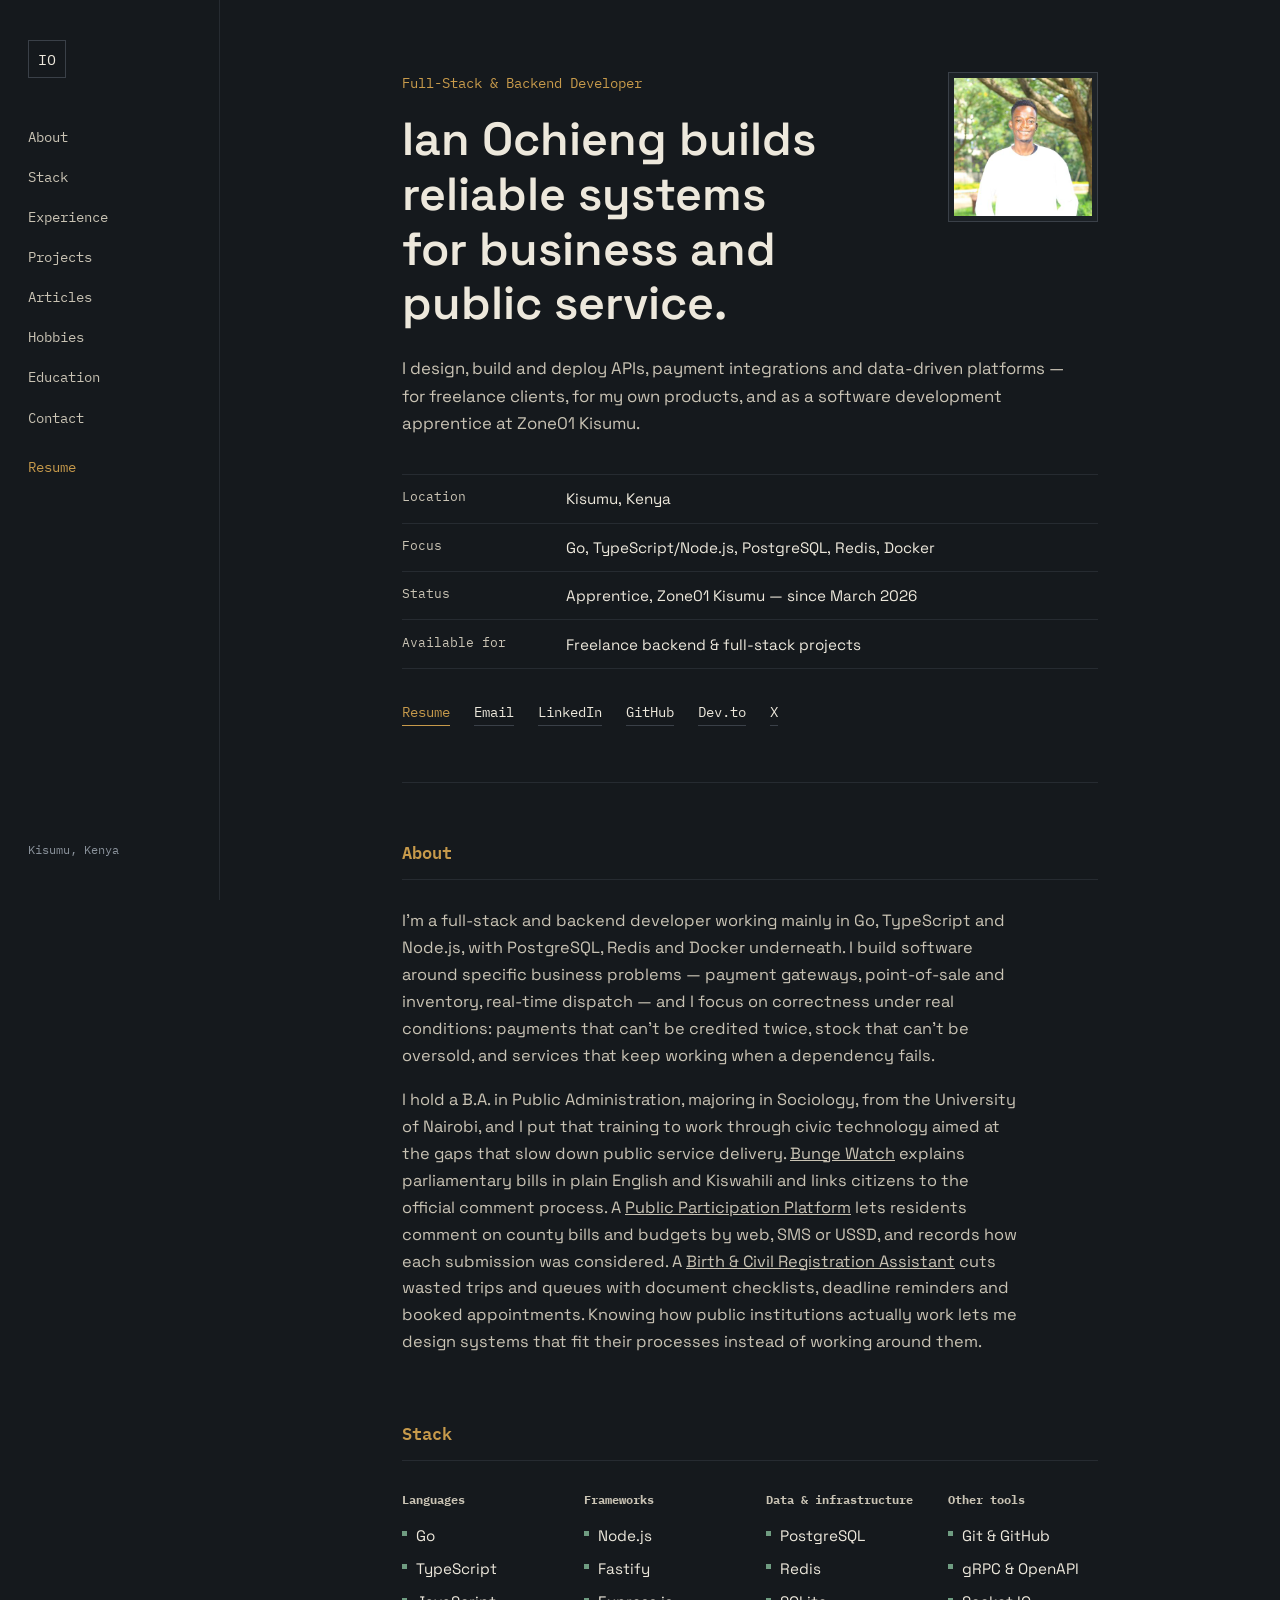
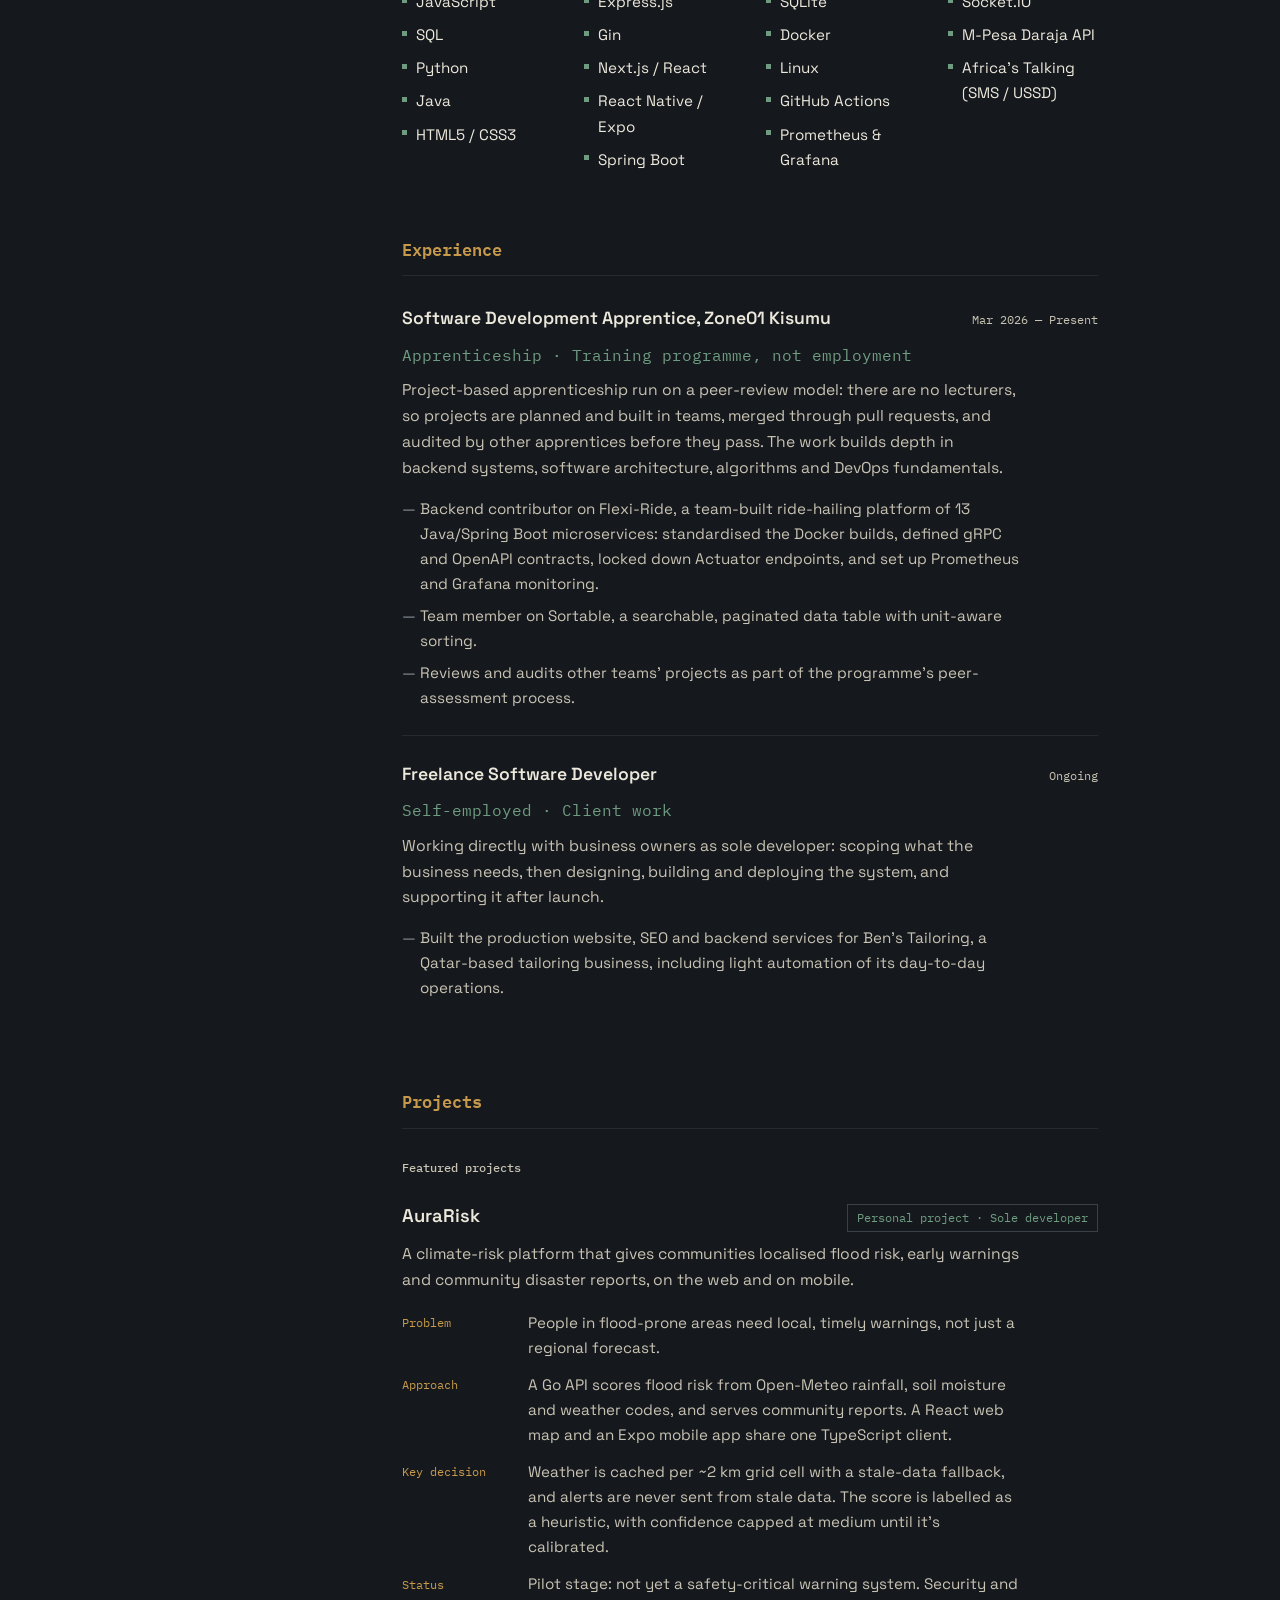
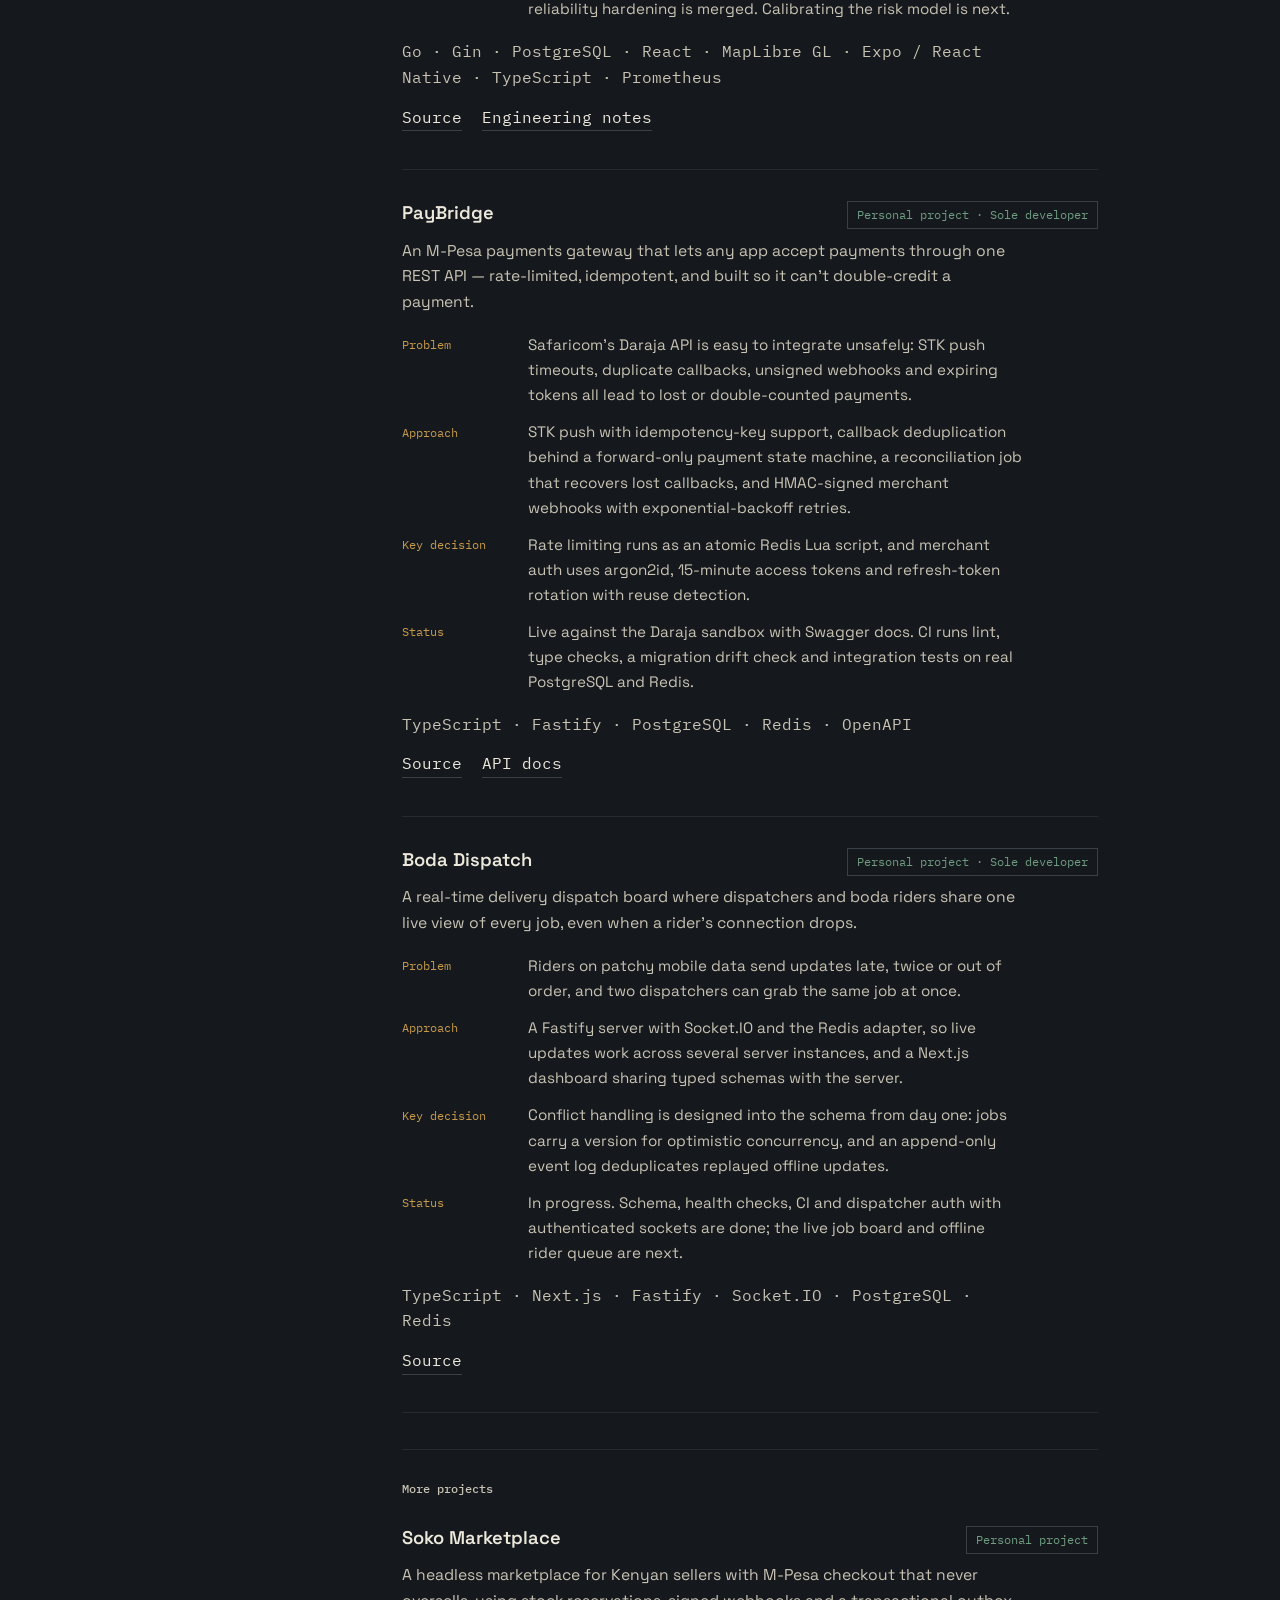
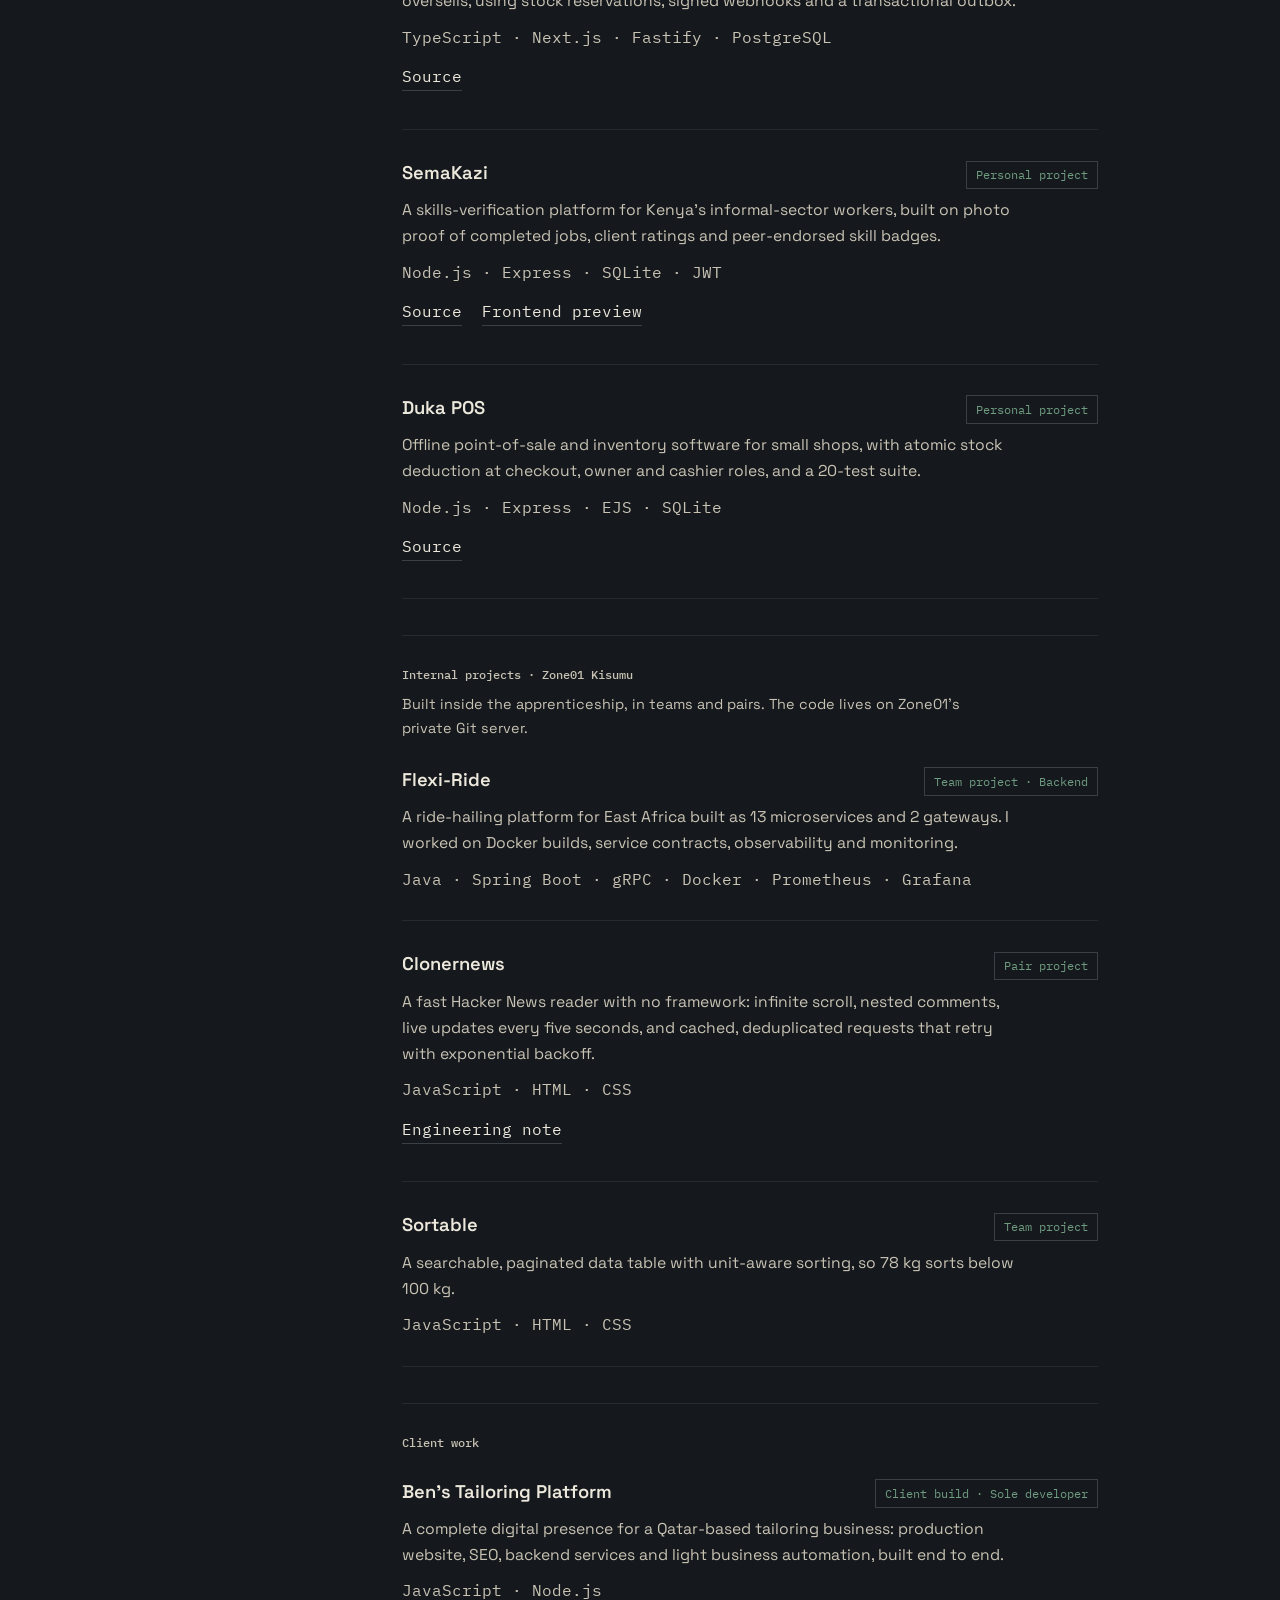
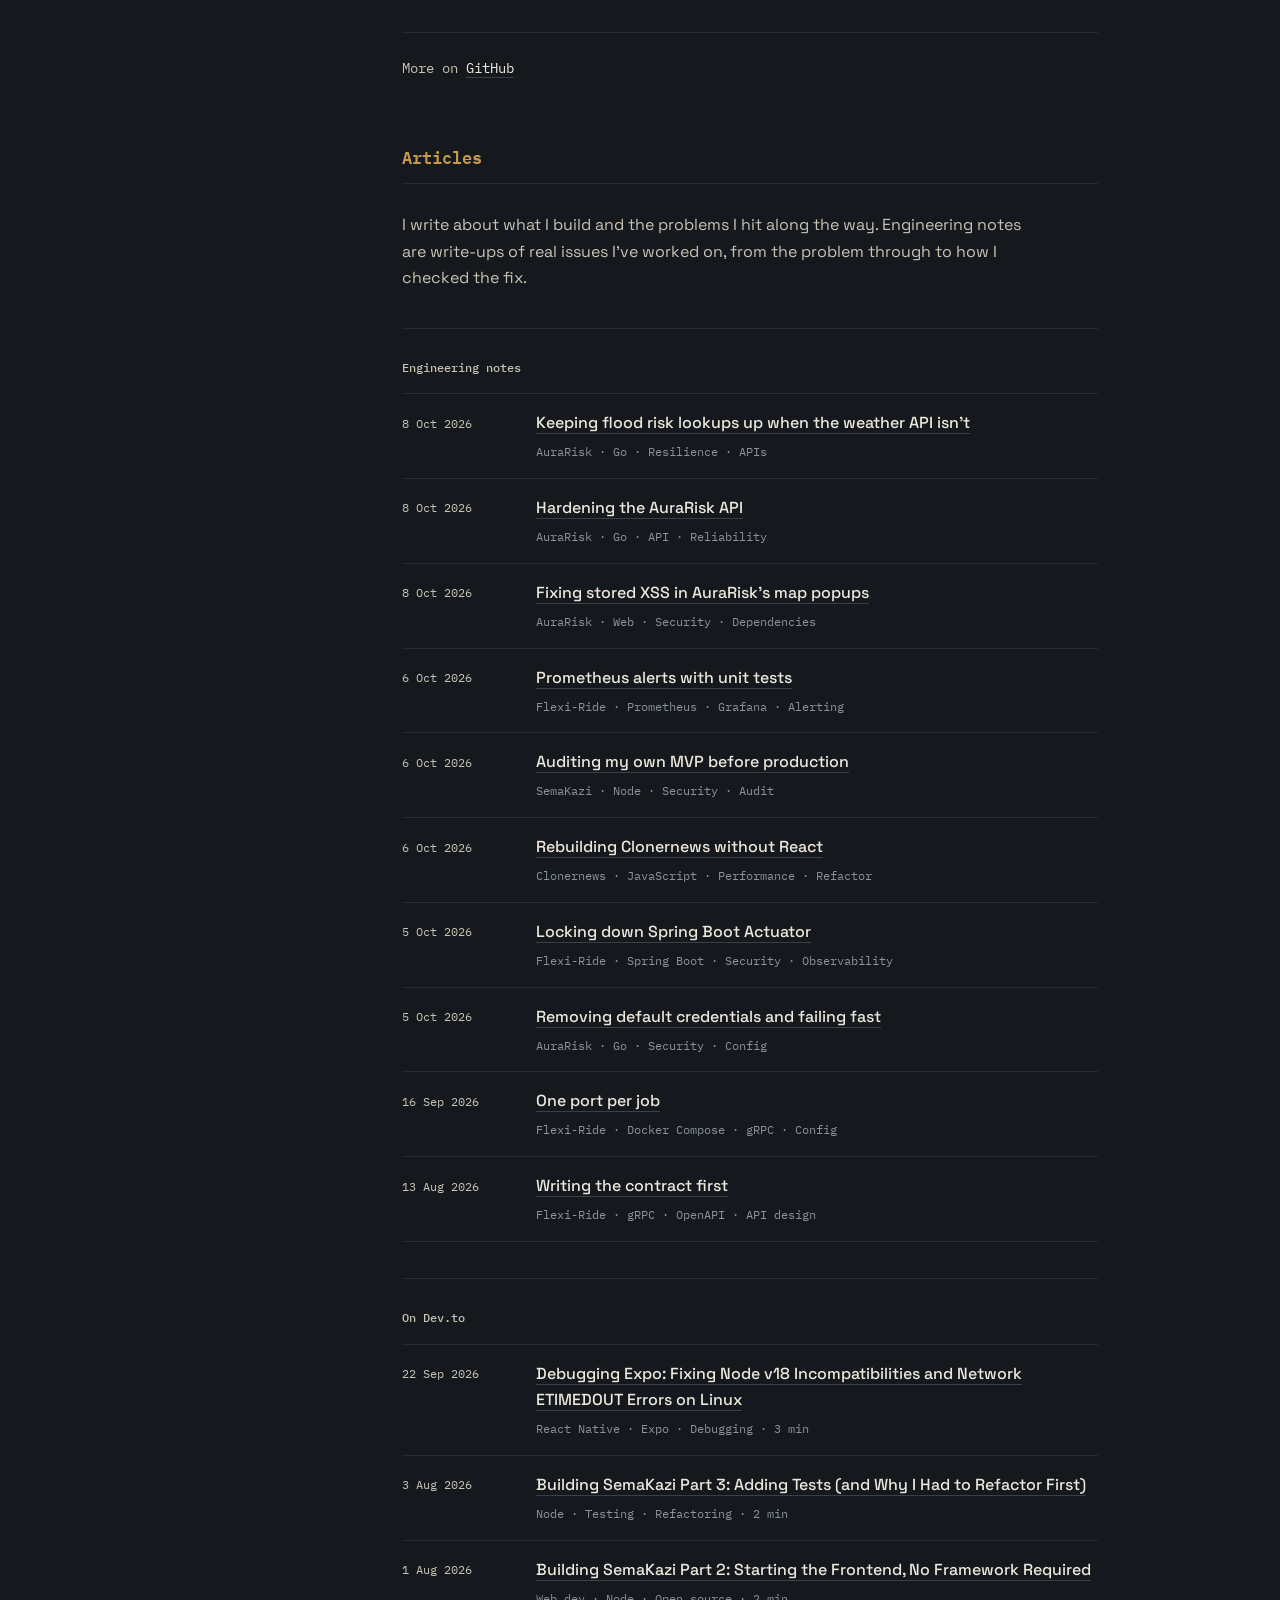
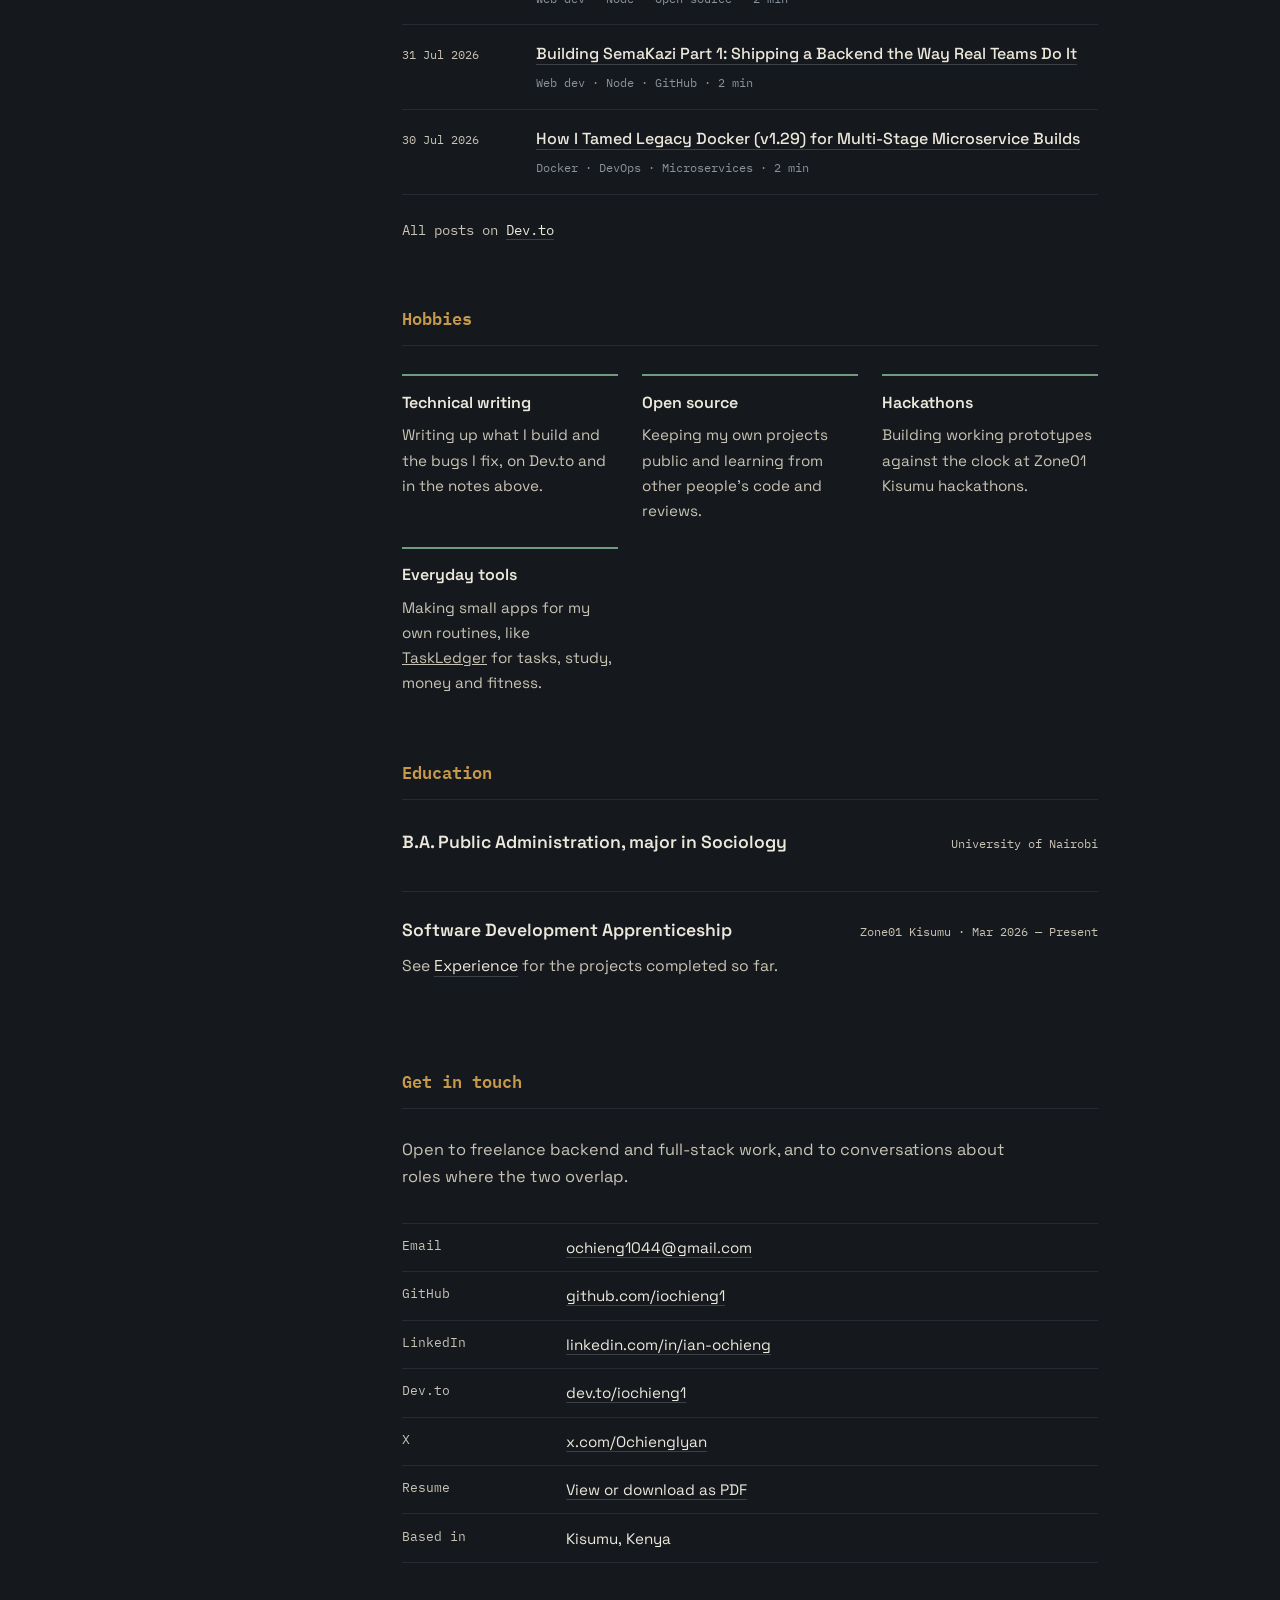
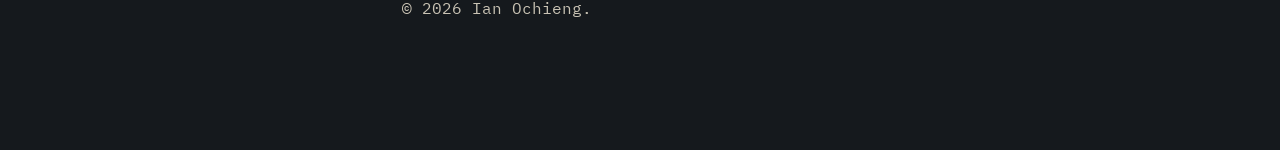
<file: index.html>
<!DOCTYPE html>
<html lang="en">
<head>
<meta charset="UTF-8">
<meta name="viewport" content="width=device-width, initial-scale=1.0">
<title>Ian Ochieng — Full-Stack &amp; Backend Developer</title>
<meta name="description" content="Ian Ochieng is a full-stack and backend developer in Kisumu, Kenya, building APIs, payment integrations and data-driven platforms in Go, TypeScript/Node.js and PostgreSQL.">
<meta name="author" content="Ian Ochieng">
<meta name="theme-color" content="#15191d">
<link rel="canonical" href="https://iochieng1.github.io/My-Blog/">

<meta property="og:type" content="profile">
<meta property="og:site_name" content="Ian Ochieng">
<meta property="og:title" content="Ian Ochieng — Full-Stack &amp; Backend Developer">
<meta property="og:description" content="Backend systems, payment integrations and civic-tech platforms, built in Kisumu, Kenya. Go, TypeScript/Node.js, PostgreSQL, Docker.">
<meta property="og:url" content="https://iochieng1.github.io/My-Blog/">
<meta property="og:locale" content="en_GB">
<meta property="og:image" content="https://iochieng1.github.io/My-Blog/img/ian-ochieng.jpg">
<meta property="og:image:alt" content="Portrait of Ian Ochieng">
<meta name="twitter:card" content="summary">
<meta name="twitter:site" content="@OchiengIyan">
<meta name="twitter:creator" content="@OchiengIyan">
<meta name="twitter:title" content="Ian Ochieng — Full-Stack &amp; Backend Developer">
<meta name="twitter:description" content="Backend systems, payment integrations and civic-tech platforms, built in Kisumu, Kenya.">

<link rel="icon" href="favicon.svg" type="image/svg+xml">
<link rel="preconnect" href="https://fonts.googleapis.com">
<link rel="preconnect" href="https://fonts.gstatic.com" crossorigin>
<link href="https://fonts.googleapis.com/css2?family=Space+Grotesk:wght@400;500;600;700&family=IBM+Plex+Mono:wght@400;500&display=swap" rel="stylesheet">
<link rel="stylesheet" href="style.css">

<script type="application/ld+json">
{
  "@context": "https://schema.org",
  "@type": "Person",
  "name": "Ian Ochieng",
  "jobTitle": "Full-Stack & Backend Developer",
  "url": "https://iochieng1.github.io/My-Blog/",
  "image": "https://iochieng1.github.io/My-Blog/img/ian-ochieng.jpg",
  "email": "mailto:ochieng1044@gmail.com",
  "address": { "@type": "PostalAddress", "addressLocality": "Kisumu", "addressCountry": "KE" },
  "alumniOf": { "@type": "CollegeOrUniversity", "name": "University of Nairobi" },
  "sameAs": [
    "https://github.com/iochieng1",
    "https://www.linkedin.com/in/ian-ochieng/",
    "https://dev.to/iochieng1",
    "https://x.com/OchiengIyan"
  ]
}
</script>
</head>
<body>

<a class="skip-link" href="#top">Skip to content</a>

<div class="frame">

  <aside class="rail">
    <a class="rail-mark" href="#top" aria-label="Ian Ochieng — back to top">IO</a>
    <nav class="rail-nav" aria-label="Sections">
      <a href="#about"><span>About</span></a>
      <a href="#stack"><span>Stack</span></a>
      <a href="#work"><span>Experience</span></a>
      <a href="#projects"><span>Projects</span></a>
      <a href="#articles"><span>Articles</span></a>
      <a href="#hobbies"><span>Hobbies</span></a>
      <a href="#education"><span>Education</span></a>
      <a href="#contact"><span>Contact</span></a>
      <a class="rail-cta" href="resume.html"><span>Resume</span></a>
    </nav>
    <div class="rail-foot">Kisumu, Kenya</div>
  </aside>

  <main id="top" tabindex="-1">

    <header class="hero">
      <div class="hero-top">
        <div class="hero-intro">
          <p class="hero-kicker">Full-Stack &amp; Backend Developer</p>
          <h1>Ian Ochieng builds reliable systems<br>for business and public service.</h1>
        </div>
        <img class="portrait" src="img/ian-ochieng.jpg" width="400" height="400" alt="Ian Ochieng, smiling, outdoors under a tree">
      </div>
      <p class="hero-lede">
        I design, build and deploy APIs, payment integrations and
        data-driven platforms — for freelance clients, for my own
        products, and as a software development apprentice at Zone01 Kisumu.
      </p>

      <dl class="ledger">
        <div class="ledger-row">
          <dt>Location</dt>
          <dd>Kisumu, Kenya</dd>
        </div>
        <div class="ledger-row">
          <dt>Focus</dt>
          <dd>Go, TypeScript/Node.js, PostgreSQL, Redis, Docker</dd>
        </div>
        <div class="ledger-row">
          <dt>Status</dt>
          <dd>Apprentice, Zone01 Kisumu — since March 2026</dd>
        </div>
        <div class="ledger-row">
          <dt>Available for</dt>
          <dd>Freelance backend &amp; full-stack projects</dd>
        </div>
      </dl>

      <div class="hero-links">
        <a class="hero-cta" href="resume.html">Resume</a>
        <a href="mailto:ochieng1044@gmail.com">Email</a>
        <a href="https://www.linkedin.com/in/ian-ochieng/" target="_blank" rel="noopener noreferrer">LinkedIn<span class="sr-only"> (opens in a new tab)</span></a>
        <a href="https://github.com/iochieng1" target="_blank" rel="noopener noreferrer">GitHub<span class="sr-only"> (opens in a new tab)</span></a>
        <a href="https://dev.to/iochieng1" target="_blank" rel="noopener noreferrer">Dev.to<span class="sr-only"> (opens in a new tab)</span></a>
        <a href="https://x.com/OchiengIyan" target="_blank" rel="noopener noreferrer">X<span class="sr-only"> (opens in a new tab)</span></a>
      </div>
    </header>

    <section id="about" class="block">
      <h2>About</h2>
      <p>
        I'm a full-stack and backend developer working mainly in Go,
        TypeScript and Node.js, with PostgreSQL, Redis and Docker
        underneath. I build software around specific business problems —
        payment gateways, point-of-sale and inventory, real-time
        dispatch — and I focus on correctness under real conditions:
        payments that can't be credited twice, stock that can't be
        oversold, and services that keep working when a dependency fails.
      </p>
      <p>
        I hold a B.A. in Public Administration, majoring in Sociology,
        from the University of Nairobi, and I put that training to work
        through civic technology aimed at the gaps that slow down public
        service delivery.
        <a href="https://github.com/iochieng1/bunge-watch" target="_blank" rel="noopener noreferrer">Bunge Watch<span class="sr-only"> (opens in a new tab)</span></a>
        explains parliamentary bills in plain English and Kiswahili and
        links citizens to the official comment process. A
        <a href="https://github.com/iochieng1/Public-Participation-Platform" target="_blank" rel="noopener noreferrer">Public Participation Platform<span class="sr-only"> (opens in a new tab)</span></a>
        lets residents comment on county bills and budgets by web, SMS or
        USSD, and records how each submission was considered. A
        <a href="https://github.com/iochieng1/Birth-Civil-Registration-Assistant" target="_blank" rel="noopener noreferrer">Birth &amp; Civil Registration Assistant<span class="sr-only"> (opens in a new tab)</span></a>
        cuts wasted trips and queues with document checklists, deadline
        reminders and booked appointments. Knowing how public institutions
        actually work lets me design systems that fit their processes
        instead of working around them.
      </p>
    </section>

    <section id="stack" class="block">
      <h2>Stack</h2>
      <div class="stack-grid">
        <div class="stack-group">
          <h3>Languages</h3>
          <ul>
            <li>Go</li>
            <li>TypeScript</li>
            <li>JavaScript</li>
            <li>SQL</li>
            <li>Python</li>
            <li>Java</li>
            <li>HTML5 / CSS3</li>
          </ul>
        </div>
        <div class="stack-group">
          <h3>Frameworks</h3>
          <ul>
            <li>Node.js</li>
            <li>Fastify</li>
            <li>Express.js</li>
            <li>Gin</li>
            <li>Next.js / React</li>
            <li>React Native / Expo</li>
            <li>Spring Boot</li>
          </ul>
        </div>
        <div class="stack-group">
          <h3>Data &amp; infrastructure</h3>
          <ul>
            <li>PostgreSQL</li>
            <li>Redis</li>
            <li>SQLite</li>
            <li>Docker</li>
            <li>Linux</li>
            <li>GitHub Actions</li>
            <li>Prometheus &amp; Grafana</li>
          </ul>
        </div>
        <div class="stack-group">
          <h3>Other tools</h3>
          <ul>
            <li>Git &amp; GitHub</li>
            <li>gRPC &amp; OpenAPI</li>
            <li>Socket.IO</li>
            <li>M-Pesa Daraja API</li>
            <li>Africa's Talking (SMS / USSD)</li>
          </ul>
        </div>
      </div>
    </section>

    <section id="work" class="block">
      <h2>Experience</h2>

      <article class="entry">
        <div class="entry-head">
          <h3>Software Development Apprentice, Zone01 Kisumu</h3>
          <span class="entry-date">Mar 2026 — Present</span>
        </div>
        <p class="entry-kind">Apprenticeship · Training programme, not employment</p>
        <p>
          Project-based apprenticeship run on a peer-review model: there are
          no lecturers, so projects are planned and built in teams, merged
          through pull requests, and audited by other apprentices before
          they pass. The work builds depth in backend systems, software
          architecture, algorithms and DevOps fundamentals.
        </p>
        <ul class="entry-points">
          <li>Backend contributor on Flexi-Ride, a team-built ride-hailing
            platform of 13 Java/Spring Boot microservices: standardised the
            Docker builds, defined gRPC and OpenAPI contracts, locked down
            Actuator endpoints, and set up Prometheus and Grafana monitoring.</li>
          <li>Team member on Sortable, a searchable, paginated data table
            with unit-aware sorting.</li>
          <li>Reviews and audits other teams' projects as part of the
            programme's peer-assessment process.</li>
        </ul>
      </article>

      <article class="entry">
        <div class="entry-head">
          <h3>Freelance Software Developer</h3>
          <span class="entry-date">Ongoing</span>
        </div>
        <p class="entry-kind">Self-employed · Client work</p>
        <p>
          Working directly with business owners as sole developer: scoping
          what the business needs, then designing, building and deploying
          the system, and supporting it after launch.
        </p>
        <ul class="entry-points">
          <li>Built the production website, SEO and backend services for
            Ben's Tailoring, a Qatar-based tailoring business, including
            light automation of its day-to-day operations.</li>
        </ul>
      </article>
    </section>

    <section id="projects" class="block">
      <h2>Projects</h2>

      <h3 class="subhead" id="personal-projects">Featured projects</h3>

      <article class="case case-featured">
        <div class="case-head">
          <h3>AuraRisk</h3>
          <span class="case-code">Personal project · Sole developer</span>
        </div>
        <p>A climate-risk platform that gives communities localised flood
          risk, early warnings and community disaster reports, on the web
          and on mobile.</p>
        <dl class="case-detail">
          <div>
            <dt>Problem</dt>
            <dd>People in flood-prone areas need local, timely warnings,
              not just a regional forecast.</dd>
          </div>
          <div>
            <dt>Approach</dt>
            <dd>A Go API scores flood risk from Open-Meteo rainfall, soil
              moisture and weather codes, and serves community reports. A
              React web map and an Expo mobile app share one TypeScript
              client.</dd>
          </div>
          <div>
            <dt>Key decision</dt>
            <dd>Weather is cached per ~2&nbsp;km grid cell with a
              stale-data fallback, and alerts are never sent from stale
              data. The score is labelled as a heuristic, with confidence
              capped at medium until it's calibrated.</dd>
          </div>
          <div>
            <dt>Status</dt>
            <dd>Pilot stage: not yet a safety-critical warning system.
              Security and reliability hardening is merged. Calibrating the
              risk model is next.</dd>
          </div>
        </dl>
        <p class="case-stack">Go · Gin · PostgreSQL · React · MapLibre GL · Expo / React Native · TypeScript · Prometheus</p>
        <p class="case-links">
          <a href="https://github.com/iochieng1/Aura-Risk" target="_blank" rel="noopener noreferrer">Source<span class="sr-only"> code for AuraRisk (opens in a new tab)</span></a>
          <a href="#engineering-notes">Engineering notes</a>
        </p>
      </article>

      <article class="case case-featured">
        <div class="case-head">
          <h3>PayBridge</h3>
          <span class="case-code">Personal project · Sole developer</span>
        </div>
        <p>An M-Pesa payments gateway that lets any app accept payments
          through one REST API — rate-limited, idempotent, and built so it
          can't double-credit a payment.</p>
        <dl class="case-detail">
          <div>
            <dt>Problem</dt>
            <dd>Safaricom's Daraja API is easy to integrate unsafely: STK
              push timeouts, duplicate callbacks, unsigned webhooks and
              expiring tokens all lead to lost or double-counted payments.</dd>
          </div>
          <div>
            <dt>Approach</dt>
            <dd>STK push with idempotency-key support, callback
              deduplication behind a forward-only payment state machine, a
              reconciliation job that recovers lost callbacks, and
              HMAC-signed merchant webhooks with exponential-backoff retries.</dd>
          </div>
          <div>
            <dt>Key decision</dt>
            <dd>Rate limiting runs as an atomic Redis Lua script, and
              merchant auth uses argon2id, 15-minute access tokens and
              refresh-token rotation with reuse detection.</dd>
          </div>
          <div>
            <dt>Status</dt>
            <dd>Live against the Daraja sandbox with Swagger docs. CI runs
              lint, type checks, a migration drift check and integration
              tests on real PostgreSQL and Redis.</dd>
          </div>
        </dl>
        <p class="case-stack">TypeScript · Fastify · PostgreSQL · Redis · OpenAPI</p>
        <p class="case-links">
          <a href="https://github.com/iochieng1/paybridge" target="_blank" rel="noopener noreferrer">Source<span class="sr-only"> code for PayBridge (opens in a new tab)</span></a>
          <a href="https://paybridge-api-1s9j.onrender.com/docs" target="_blank" rel="noopener noreferrer">API docs<span class="sr-only"> for PayBridge (opens in a new tab)</span></a>
        </p>
      </article>

      <article class="case case-featured">
        <div class="case-head">
          <h3>Boda Dispatch</h3>
          <span class="case-code">Personal project · Sole developer</span>
        </div>
        <p>A real-time delivery dispatch board where dispatchers and boda
          riders share one live view of every job, even when a rider's
          connection drops.</p>
        <dl class="case-detail">
          <div>
            <dt>Problem</dt>
            <dd>Riders on patchy mobile data send updates late, twice or out
              of order, and two dispatchers can grab the same job at once.</dd>
          </div>
          <div>
            <dt>Approach</dt>
            <dd>A Fastify server with Socket.IO and the Redis adapter, so
              live updates work across several server instances, and a
              Next.js dashboard sharing typed schemas with the server.</dd>
          </div>
          <div>
            <dt>Key decision</dt>
            <dd>Conflict handling is designed into the schema from day one:
              jobs carry a version for optimistic concurrency, and an
              append-only event log deduplicates replayed offline updates.</dd>
          </div>
          <div>
            <dt>Status</dt>
            <dd>In progress. Schema, health checks, CI and dispatcher auth
              with authenticated sockets are done; the live job board and
              offline rider queue are next.</dd>
          </div>
        </dl>
        <p class="case-stack">TypeScript · Next.js · Fastify · Socket.IO · PostgreSQL · Redis</p>
        <p class="case-links">
          <a href="https://github.com/iochieng1/boda-dispatch" target="_blank" rel="noopener noreferrer">Source<span class="sr-only"> code for Boda Dispatch (opens in a new tab)</span></a>
        </p>
      </article>

      <h3 class="subhead" id="more-projects">More projects</h3>

      <article class="case">
        <div class="case-head">
          <h3>Soko Marketplace</h3>
          <span class="case-code">Personal project</span>
        </div>
        <p>A headless marketplace for Kenyan sellers with M-Pesa checkout
          that never oversells, using stock reservations, signed webhooks
          and a transactional outbox.</p>
        <p class="case-stack">TypeScript · Next.js · Fastify · PostgreSQL</p>
        <p class="case-links">
          <a href="https://github.com/iochieng1/soko-marketplace" target="_blank" rel="noopener noreferrer">Source<span class="sr-only"> code for Soko Marketplace (opens in a new tab)</span></a>
        </p>
      </article>

      <article class="case">
        <div class="case-head">
          <h3>SemaKazi</h3>
          <span class="case-code">Personal project</span>
        </div>
        <p>A skills-verification platform for Kenya's informal-sector
          workers, built on photo proof of completed jobs, client ratings
          and peer-endorsed skill badges.</p>
        <p class="case-stack">Node.js · Express · SQLite · JWT</p>
        <p class="case-links">
          <a href="https://github.com/iochieng1/SemaKazi" target="_blank" rel="noopener noreferrer">Source<span class="sr-only"> code for SemaKazi (opens in a new tab)</span></a>
          <a href="https://iochieng1.github.io/SemaKazi/" target="_blank" rel="noopener noreferrer">Frontend preview<span class="sr-only"> of SemaKazi (opens in a new tab)</span></a>
        </p>
      </article>

      <article class="case">
        <div class="case-head">
          <h3>Duka POS</h3>
          <span class="case-code">Personal project</span>
        </div>
        <p>Offline point-of-sale and inventory software for small shops,
          with atomic stock deduction at checkout, owner and cashier roles,
          and a 20-test suite.</p>
        <p class="case-stack">Node.js · Express · EJS · SQLite</p>
        <p class="case-links">
          <a href="https://github.com/iochieng1/duka-pos" target="_blank" rel="noopener noreferrer">Source<span class="sr-only"> code for Duka POS (opens in a new tab)</span></a>
        </p>
      </article>

      <h3 class="subhead" id="internal-projects">Internal projects · Zone01 Kisumu</h3>
      <p class="subhead-note">Built inside the apprenticeship, in teams and pairs.
        The code lives on Zone01's private Git server.</p>

      <article class="case">
        <div class="case-head">
          <h3>Flexi-Ride</h3>
          <span class="case-code">Team project · Backend</span>
        </div>
        <p>A ride-hailing platform for East Africa built as 13
          microservices and 2 gateways. I worked on Docker builds, service
          contracts, observability and monitoring.</p>
        <p class="case-stack">Java · Spring Boot · gRPC · Docker · Prometheus · Grafana</p>
      </article>

      <article class="case">
        <div class="case-head">
          <h3>Clonernews</h3>
          <span class="case-code">Pair project</span>
        </div>
        <p>A fast Hacker News reader with no framework: infinite scroll,
          nested comments, live updates every five seconds, and cached,
          deduplicated requests that retry with exponential backoff.</p>
        <p class="case-stack">JavaScript · HTML · CSS</p>
        <p class="case-links">
          <a href="articles/clonernews-vanilla-rewrite.html">Engineering note</a>
        </p>
      </article>

      <article class="case">
        <div class="case-head">
          <h3>Sortable</h3>
          <span class="case-code">Team project</span>
        </div>
        <p>A searchable, paginated data table with unit-aware sorting, so
          78&nbsp;kg sorts below 100&nbsp;kg.</p>
        <p class="case-stack">JavaScript · HTML · CSS</p>
      </article>

      <h3 class="subhead" id="client-work">Client work</h3>

      <article class="case">
        <div class="case-head">
          <h3>Ben's Tailoring Platform</h3>
          <span class="case-code">Client build · Sole developer</span>
        </div>
        <p>A complete digital presence for a Qatar-based tailoring
          business: production website, SEO, backend services and light
          business automation, built end to end.</p>
        <p class="case-stack">JavaScript · Node.js</p>
      </article>

      <p class="more-link">
        More on <a href="https://github.com/iochieng1?tab=repositories" target="_blank" rel="noopener noreferrer">GitHub<span class="sr-only"> (opens in a new tab)</span></a>
      </p>
    </section>

    <section id="articles" class="block">
      <h2>Articles</h2>
      <p class="block-lede">I write about what I build and the problems I hit
        along the way. Engineering notes are write-ups of real issues I've
        worked on, from the problem through to how I checked the fix.</p>

      <h3 class="subhead" id="engineering-notes">Engineering notes</h3>
      <ol class="article-list">
        <li class="article">
          <time class="article-date" datetime="2026-10-08">8 Oct 2026</time>
          <div>
            <a class="article-title" href="articles/aurarisk-weather-resilience.html">Keeping flood risk lookups up when the weather API isn't</a>
            <p class="article-meta">AuraRisk · Go · Resilience · APIs</p>
          </div>
        </li>
        <li class="article">
          <time class="article-date" datetime="2026-10-08">8 Oct 2026</time>
          <div>
            <a class="article-title" href="articles/aurarisk-api-hardening.html">Hardening the AuraRisk API</a>
            <p class="article-meta">AuraRisk · Go · API · Reliability</p>
          </div>
        </li>
        <li class="article">
          <time class="article-date" datetime="2026-10-08">8 Oct 2026</time>
          <div>
            <a class="article-title" href="articles/aurarisk-map-popup-xss.html">Fixing stored XSS in AuraRisk's map popups</a>
            <p class="article-meta">AuraRisk · Web · Security · Dependencies</p>
          </div>
        </li>
        <li class="article">
          <time class="article-date" datetime="2026-10-06">6 Oct 2026</time>
          <div>
            <a class="article-title" href="articles/flexiride-prometheus-grafana.html">Prometheus alerts with unit tests</a>
            <p class="article-meta">Flexi-Ride · Prometheus · Grafana · Alerting</p>
          </div>
        </li>
        <li class="article">
          <time class="article-date" datetime="2026-10-06">6 Oct 2026</time>
          <div>
            <a class="article-title" href="articles/semakazi-production-audit.html">Auditing my own MVP before production</a>
            <p class="article-meta">SemaKazi · Node · Security · Audit</p>
          </div>
        </li>
        <li class="article">
          <time class="article-date" datetime="2026-10-06">6 Oct 2026</time>
          <div>
            <a class="article-title" href="articles/clonernews-vanilla-rewrite.html">Rebuilding Clonernews without React</a>
            <p class="article-meta">Clonernews · JavaScript · Performance · Refactor</p>
          </div>
        </li>
        <li class="article">
          <time class="article-date" datetime="2026-10-05">5 Oct 2026</time>
          <div>
            <a class="article-title" href="articles/flexiride-actuator-security.html">Locking down Spring Boot Actuator</a>
            <p class="article-meta">Flexi-Ride · Spring Boot · Security · Observability</p>
          </div>
        </li>
        <li class="article">
          <time class="article-date" datetime="2026-10-05">5 Oct 2026</time>
          <div>
            <a class="article-title" href="articles/aurarisk-fail-fast-config.html">Removing default credentials and failing fast</a>
            <p class="article-meta">AuraRisk · Go · Security · Config</p>
          </div>
        </li>
        <li class="article">
          <time class="article-date" datetime="2026-09-16">16 Sep 2026</time>
          <div>
            <a class="article-title" href="articles/flexiride-ports-healthchecks.html">One port per job</a>
            <p class="article-meta">Flexi-Ride · Docker Compose · gRPC · Config</p>
          </div>
        </li>
        <li class="article">
          <time class="article-date" datetime="2026-08-13">13 Aug 2026</time>
          <div>
            <a class="article-title" href="articles/flexiride-contract-first.html">Writing the contract first</a>
            <p class="article-meta">Flexi-Ride · gRPC · OpenAPI · API design</p>
          </div>
        </li>
      </ol>

      <h3 class="subhead" id="devto-posts">On Dev.to</h3>
      <ol class="article-list">
        <li class="article">
          <time class="article-date" datetime="2026-09-22">22 Sep 2026</time>
          <div>
            <a class="article-title" href="https://dev.to/iochieng1/debugging-expo-fixing-node-v18-incompatibilities-and-network-etimedout-errors-on-linux-1j57" target="_blank" rel="noopener noreferrer">Debugging Expo: Fixing Node v18 Incompatibilities and Network ETIMEDOUT Errors on Linux<span class="sr-only"> (Dev.to, opens in a new tab)</span></a>
            <p class="article-meta">React Native · Expo · Debugging · 3 min</p>
          </div>
        </li>
        <li class="article">
          <time class="article-date" datetime="2026-08-03">3 Aug 2026</time>
          <div>
            <a class="article-title" href="https://dev.to/iochieng1/-building-semakazi-part-3-adding-tests-and-why-i-had-to-refactor-first-2pne" target="_blank" rel="noopener noreferrer">Building SemaKazi Part 3: Adding Tests (and Why I Had to Refactor First)<span class="sr-only"> (Dev.to, opens in a new tab)</span></a>
            <p class="article-meta">Node · Testing · Refactoring · 2 min</p>
          </div>
        </li>
        <li class="article">
          <time class="article-date" datetime="2026-08-01">1 Aug 2026</time>
          <div>
            <a class="article-title" href="https://dev.to/iochieng1/-building-semakazi-part-2-starting-the-frontend-no-framework-required-2j02" target="_blank" rel="noopener noreferrer">Building SemaKazi Part 2: Starting the Frontend, No Framework Required<span class="sr-only"> (Dev.to, opens in a new tab)</span></a>
            <p class="article-meta">Web dev · Node · Open source · 2 min</p>
          </div>
        </li>
        <li class="article">
          <time class="article-date" datetime="2026-07-31">31 Jul 2026</time>
          <div>
            <a class="article-title" href="https://dev.to/iochieng1/building-semakazi-part-1-shipping-a-backend-the-way-real-teams-do-it-32da" target="_blank" rel="noopener noreferrer">Building SemaKazi Part 1: Shipping a Backend the Way Real Teams Do It<span class="sr-only"> (Dev.to, opens in a new tab)</span></a>
            <p class="article-meta">Web dev · Node · GitHub · 2 min</p>
          </div>
        </li>
        <li class="article">
          <time class="article-date" datetime="2026-07-30">30 Jul 2026</time>
          <div>
            <a class="article-title" href="https://dev.to/iochieng1/how-i-tamed-legacy-docker-v129-for-multi-stage-microservice-builds-596c" target="_blank" rel="noopener noreferrer">How I Tamed Legacy Docker (v1.29) for Multi-Stage Microservice Builds<span class="sr-only"> (Dev.to, opens in a new tab)</span></a>
            <p class="article-meta">Docker · DevOps · Microservices · 2 min</p>
          </div>
        </li>
      </ol>
      <p class="more-link">
        All posts on <a href="https://dev.to/iochieng1" target="_blank" rel="noopener noreferrer">Dev.to<span class="sr-only"> (opens in a new tab)</span></a>
      </p>
    </section>

    <section id="hobbies" class="block">
      <h2>Hobbies</h2>
      <ul class="hobby-list">
        <li>
          <h3>Technical writing</h3>
          <p>Writing up what I build and the bugs I fix, on Dev.to and in the notes above.</p>
        </li>
        <li>
          <h3>Open source</h3>
          <p>Keeping my own projects public and learning from other people's code and reviews.</p>
        </li>
        <li>
          <h3>Hackathons</h3>
          <p>Building working prototypes against the clock at Zone01 Kisumu hackathons.</p>
        </li>
        <li>
          <h3>Everyday tools</h3>
          <p>Making small apps for my own routines, like <a href="https://github.com/iochieng1/TaskLedger" target="_blank" rel="noopener noreferrer">TaskLedger<span class="sr-only"> (opens in a new tab)</span></a> for tasks, study, money and fitness.</p>
        </li>
      </ul>
    </section>

    <section id="education" class="block">
      <h2>Education</h2>

      <article class="entry">
        <div class="entry-head">
          <h3>B.A. Public Administration, major in Sociology</h3>
          <span class="entry-date">University of Nairobi</span>
        </div>
      </article>

      <article class="entry">
        <div class="entry-head">
          <h3>Software Development Apprenticeship</h3>
          <span class="entry-date">Zone01 Kisumu · Mar 2026 — Present</span>
        </div>
        <p>See <a href="#work">Experience</a> for the projects completed so far.</p>
      </article>
    </section>

    <footer id="contact" class="block contact">
      <h2>Get in touch</h2>
      <p>
        Open to freelance backend and full-stack work, and to
        conversations about roles where the two overlap.
      </p>
      <dl class="ledger">
        <div class="ledger-row">
          <dt>Email</dt>
          <dd><a href="mailto:ochieng1044@gmail.com">ochieng1044@gmail.com</a></dd>
        </div>
        <div class="ledger-row">
          <dt>GitHub</dt>
          <dd><a href="https://github.com/iochieng1" target="_blank" rel="noopener noreferrer">github.com/iochieng1<span class="sr-only"> (opens in a new tab)</span></a></dd>
        </div>
        <div class="ledger-row">
          <dt>LinkedIn</dt>
          <dd><a href="https://www.linkedin.com/in/ian-ochieng/" target="_blank" rel="noopener noreferrer">linkedin.com/in/ian-ochieng<span class="sr-only"> (opens in a new tab)</span></a></dd>
        </div>
        <div class="ledger-row">
          <dt>Dev.to</dt>
          <dd><a href="https://dev.to/iochieng1" target="_blank" rel="noopener noreferrer">dev.to/iochieng1<span class="sr-only"> (opens in a new tab)</span></a></dd>
        </div>
        <div class="ledger-row">
          <dt>X</dt>
          <dd><a href="https://x.com/OchiengIyan" target="_blank" rel="noopener noreferrer">x.com/OchiengIyan<span class="sr-only"> (opens in a new tab)</span></a></dd>
        </div>
        <div class="ledger-row">
          <dt>Resume</dt>
          <dd><a href="resume.html">View or download as PDF</a></dd>
        </div>
        <div class="ledger-row">
          <dt>Based in</dt>
          <dd>Kisumu, Kenya</dd>
        </div>
      </dl>
      <p class="fine-print">© 2026 Ian Ochieng.</p>
    </footer>

  </main>
</div>

</body>
</html>
</file>
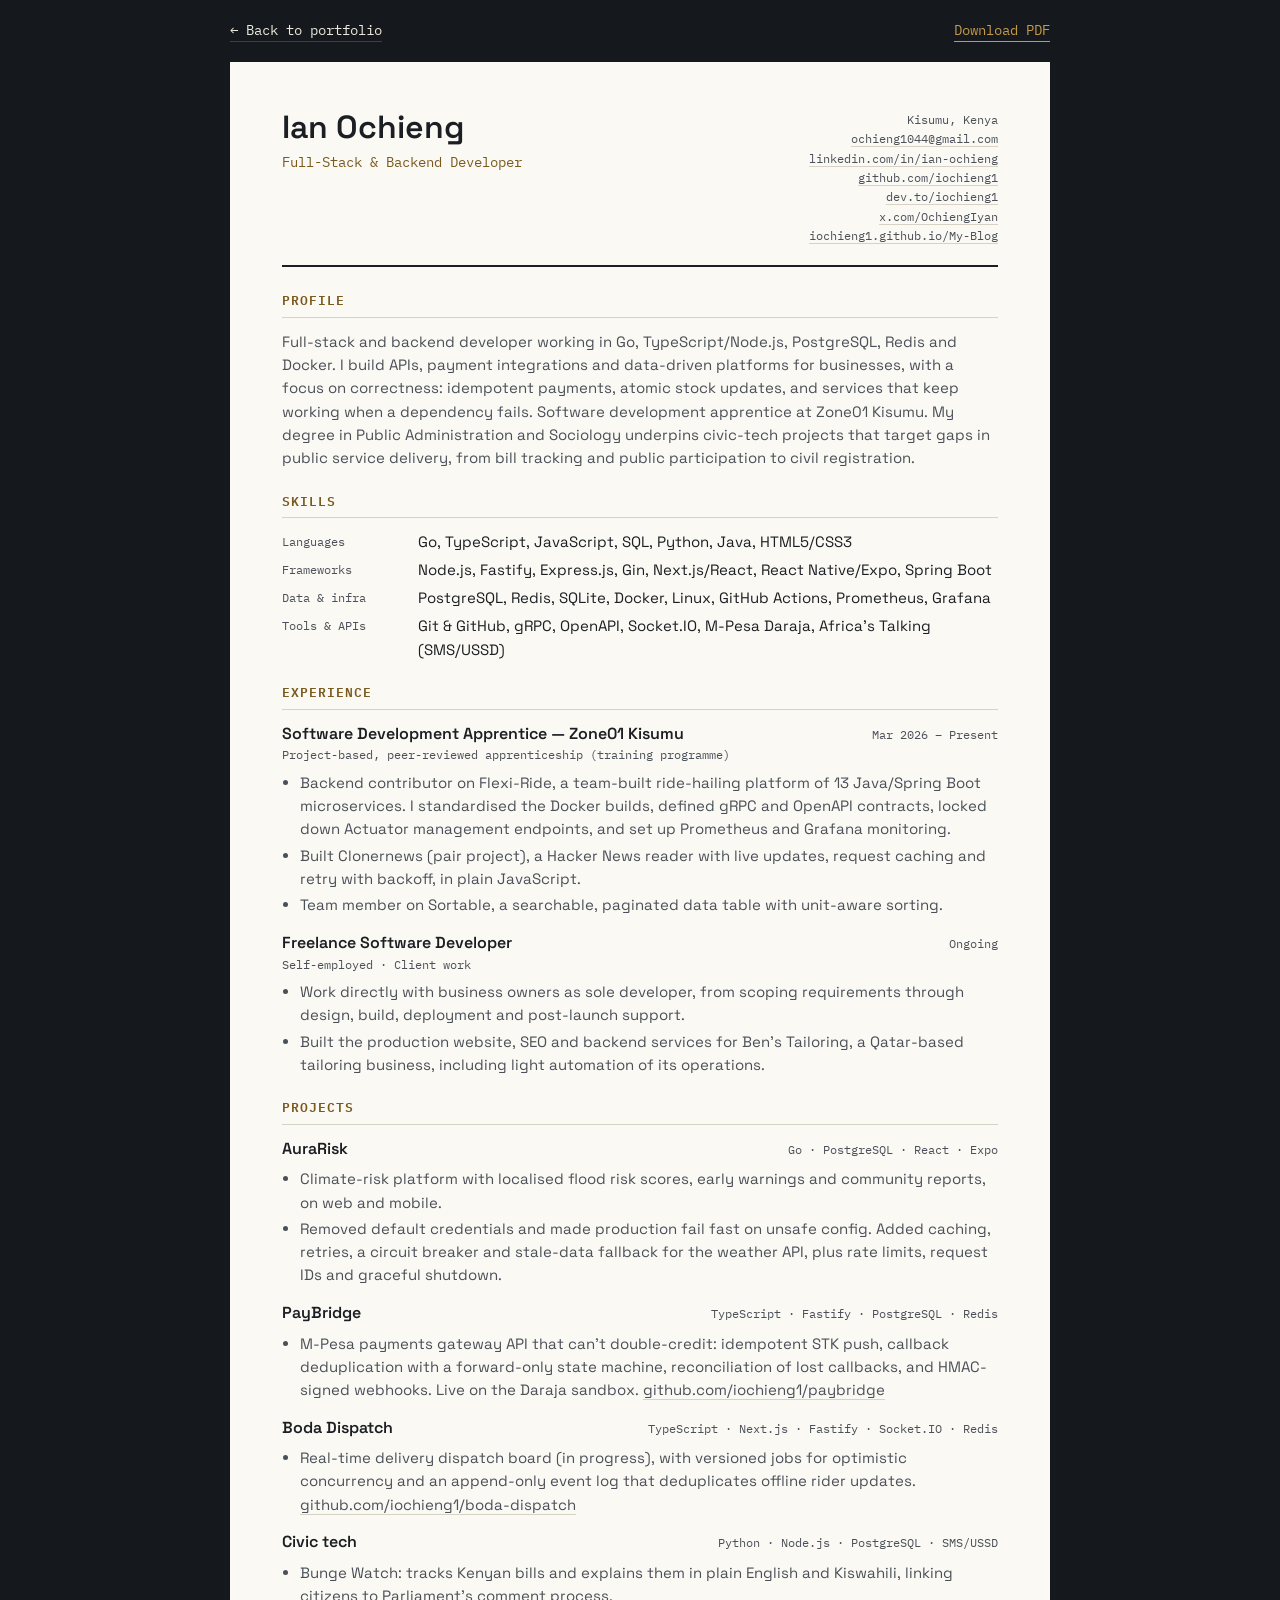
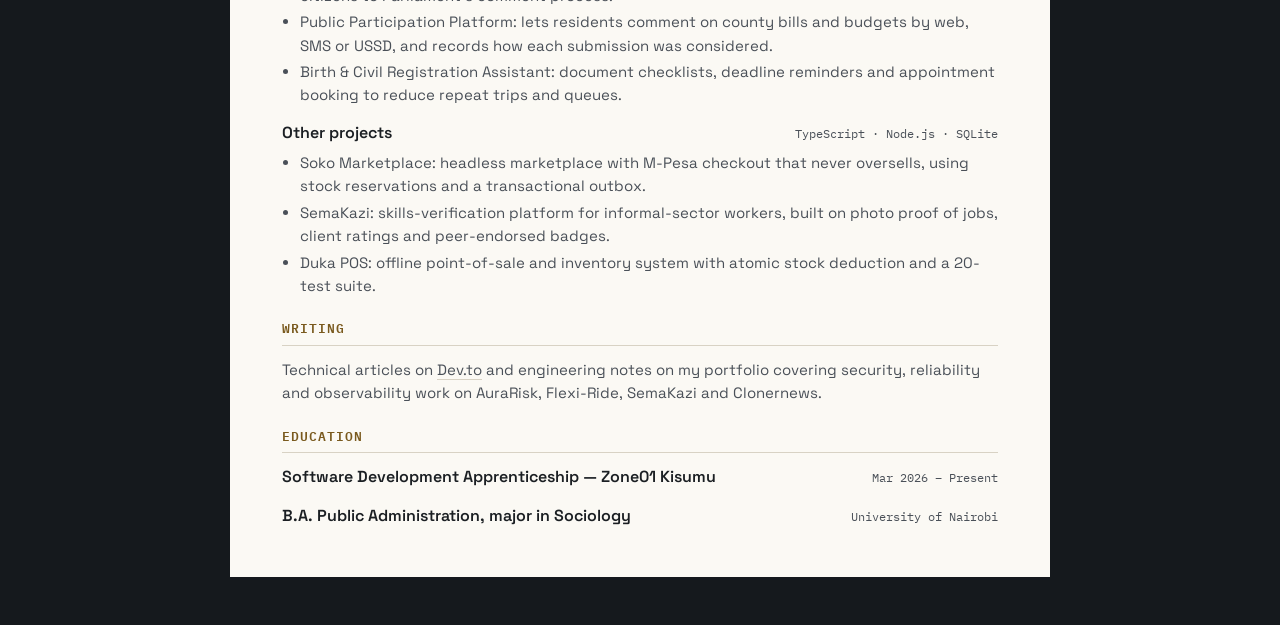
<file: resume.html>
<!DOCTYPE html>
<html lang="en">
<head>
<meta charset="UTF-8">
<meta name="viewport" content="width=device-width, initial-scale=1.0">
<title>Ian Ochieng — Resume</title>
<meta name="description" content="Resume of Ian Ochieng, full-stack and backend developer in Kisumu, Kenya.">
<meta name="author" content="Ian Ochieng">
<link rel="canonical" href="https://iochieng1.github.io/My-Blog/resume.html">
<link rel="icon" href="favicon.svg" type="image/svg+xml">
<link rel="preconnect" href="https://fonts.googleapis.com">
<link rel="preconnect" href="https://fonts.gstatic.com" crossorigin>
<link href="https://fonts.googleapis.com/css2?family=Space+Grotesk:wght@400;500;600;700&family=IBM+Plex+Mono:wght@400;500&display=swap" rel="stylesheet">
<link rel="stylesheet" href="resume.css">
</head>
<body>

<nav class="toolbar" aria-label="Resume actions">
  <a href="./">← Back to portfolio</a>
  <a class="toolbar-cta" href="resume.pdf" download>Download PDF</a>
</nav>

<main class="sheet">

  <header class="cv-head">
    <div>
      <h1>Ian Ochieng</h1>
      <p class="cv-role">Full-Stack &amp; Backend Developer</p>
    </div>
    <ul class="cv-contact">
      <li>Kisumu, Kenya</li>
      <li><a href="mailto:ochieng1044@gmail.com">ochieng1044@gmail.com</a></li>
      <li><a href="https://www.linkedin.com/in/ian-ochieng/">linkedin.com/in/ian-ochieng</a></li>
      <li><a href="https://github.com/iochieng1">github.com/iochieng1</a></li>
      <li><a href="https://dev.to/iochieng1">dev.to/iochieng1</a></li>
      <li><a href="https://x.com/OchiengIyan">x.com/OchiengIyan</a></li>
      <li><a href="https://iochieng1.github.io/My-Blog/">iochieng1.github.io/My-Blog</a></li>
    </ul>
  </header>

  <section>
    <h2>Profile</h2>
    <p>
      Full-stack and backend developer working in Go, TypeScript/Node.js,
      PostgreSQL, Redis and Docker. I build APIs, payment integrations and
      data-driven platforms for businesses, with a focus on correctness:
      idempotent payments, atomic stock updates, and services that keep
      working when a dependency fails. Software development apprentice at
      Zone01 Kisumu. My degree in Public Administration and Sociology
      underpins civic-tech projects that target gaps in public service
      delivery, from bill tracking and public participation to civil
      registration.
    </p>
  </section>

  <section>
    <h2>Skills</h2>
    <dl class="cv-skills">
      <div><dt>Languages</dt><dd>Go, TypeScript, JavaScript, SQL, Python, Java, HTML5/CSS3</dd></div>
      <div><dt>Frameworks</dt><dd>Node.js, Fastify, Express.js, Gin, Next.js/React, React Native/Expo, Spring Boot</dd></div>
      <div><dt>Data &amp; infra</dt><dd>PostgreSQL, Redis, SQLite, Docker, Linux, GitHub Actions, Prometheus, Grafana</dd></div>
      <div><dt>Tools &amp; APIs</dt><dd>Git &amp; GitHub, gRPC, OpenAPI, Socket.IO, M-Pesa Daraja, Africa's Talking (SMS/USSD)</dd></div>
    </dl>
  </section>

  <section>
    <h2>Experience</h2>

    <article class="cv-item">
      <div class="cv-item-head">
        <h3>Software Development Apprentice — Zone01 Kisumu</h3>
        <span>Mar 2026 – Present</span>
      </div>
      <p class="cv-sub">Project-based, peer-reviewed apprenticeship (training programme)</p>
      <ul>
        <li>Backend contributor on Flexi-Ride, a team-built ride-hailing platform of 13 Java/Spring Boot microservices. I standardised the Docker builds, defined gRPC and OpenAPI contracts, locked down Actuator management endpoints, and set up Prometheus and Grafana monitoring.</li>
        <li>Built Clonernews (pair project), a Hacker News reader with live updates, request caching and retry with backoff, in plain JavaScript.</li>
        <li>Team member on Sortable, a searchable, paginated data table with unit-aware sorting.</li>
      </ul>
    </article>

    <article class="cv-item">
      <div class="cv-item-head">
        <h3>Freelance Software Developer</h3>
        <span>Ongoing</span>
      </div>
      <p class="cv-sub">Self-employed · Client work</p>
      <ul>
        <li>Work directly with business owners as sole developer, from scoping requirements through design, build, deployment and post-launch support.</li>
        <li>Built the production website, SEO and backend services for Ben's Tailoring, a Qatar-based tailoring business, including light automation of its operations.</li>
      </ul>
    </article>
  </section>

  <section>
    <h2>Projects</h2>

    <article class="cv-item">
      <div class="cv-item-head">
        <h3>AuraRisk</h3>
        <span>Go · PostgreSQL · React · Expo</span>
      </div>
      <ul>
        <li>Climate-risk platform with localised flood risk scores, early warnings and community reports, on web and mobile.</li>
        <li>Removed default credentials and made production fail fast on unsafe config. Added caching, retries, a circuit breaker and stale-data fallback for the weather API, plus rate limits, request IDs and graceful shutdown.</li>
      </ul>
    </article>

    <article class="cv-item">
      <div class="cv-item-head">
        <h3>PayBridge</h3>
        <span>TypeScript · Fastify · PostgreSQL · Redis</span>
      </div>
      <ul>
        <li>M-Pesa payments gateway API that can't double-credit: idempotent STK push, callback deduplication with a forward-only state machine, reconciliation of lost callbacks, and HMAC-signed webhooks. Live on the Daraja sandbox. <a href="https://github.com/iochieng1/paybridge">github.com/iochieng1/paybridge</a></li>
      </ul>
    </article>

    <article class="cv-item">
      <div class="cv-item-head">
        <h3>Boda Dispatch</h3>
        <span>TypeScript · Next.js · Fastify · Socket.IO · Redis</span>
      </div>
      <ul>
        <li>Real-time delivery dispatch board (in progress), with versioned jobs for optimistic concurrency and an append-only event log that deduplicates offline rider updates. <a href="https://github.com/iochieng1/boda-dispatch">github.com/iochieng1/boda-dispatch</a></li>
      </ul>
    </article>

    <article class="cv-item">
      <div class="cv-item-head">
        <h3>Civic tech</h3>
        <span>Python · Node.js · PostgreSQL · SMS/USSD</span>
      </div>
      <ul>
        <li>Bunge Watch: tracks Kenyan bills and explains them in plain English and Kiswahili, linking citizens to Parliament's comment process.</li>
        <li>Public Participation Platform: lets residents comment on county bills and budgets by web, SMS or USSD, and records how each submission was considered.</li>
        <li>Birth &amp; Civil Registration Assistant: document checklists, deadline reminders and appointment booking to reduce repeat trips and queues.</li>
      </ul>
    </article>

    <article class="cv-item">
      <div class="cv-item-head">
        <h3>Other projects</h3>
        <span>TypeScript · Node.js · SQLite</span>
      </div>
      <ul>
        <li>Soko Marketplace: headless marketplace with M-Pesa checkout that never oversells, using stock reservations and a transactional outbox.</li>
        <li>SemaKazi: skills-verification platform for informal-sector workers, built on photo proof of jobs, client ratings and peer-endorsed badges.</li>
        <li>Duka POS: offline point-of-sale and inventory system with atomic stock deduction and a 20-test suite.</li>
      </ul>
    </article>
  </section>

  <section>
    <h2>Writing</h2>
    <p>Technical articles on <a href="https://dev.to/iochieng1">Dev.to</a> and engineering notes on my portfolio covering security, reliability and observability work on AuraRisk, Flexi-Ride, SemaKazi and Clonernews.</p>
  </section>

  <section>
    <h2>Education</h2>
    <article class="cv-item">
      <div class="cv-item-head">
        <h3>Software Development Apprenticeship — Zone01 Kisumu</h3>
        <span>Mar 2026 – Present</span>
      </div>
    </article>
    <article class="cv-item">
      <div class="cv-item-head">
        <h3>B.A. Public Administration, major in Sociology</h3>
        <span>University of Nairobi</span>
      </div>
    </article>
  </section>

</main>

</body>
</html>
</file>
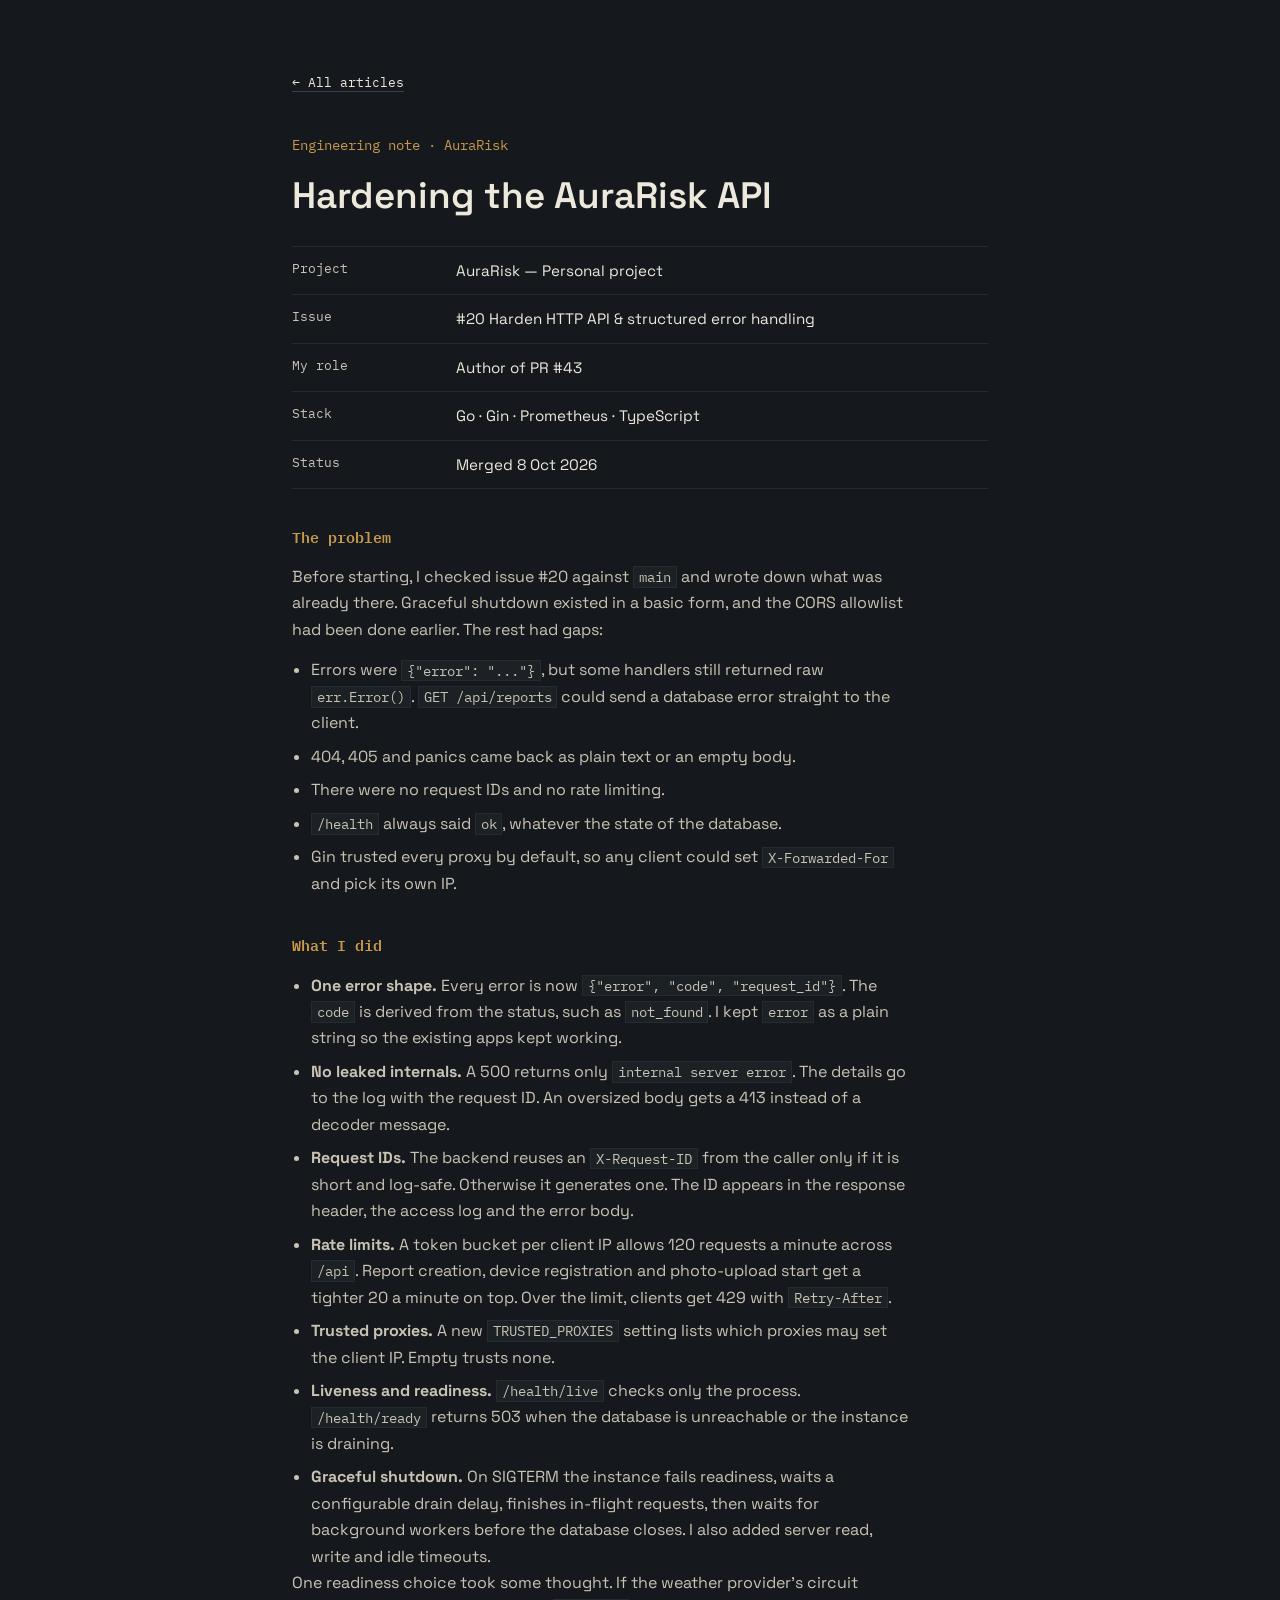
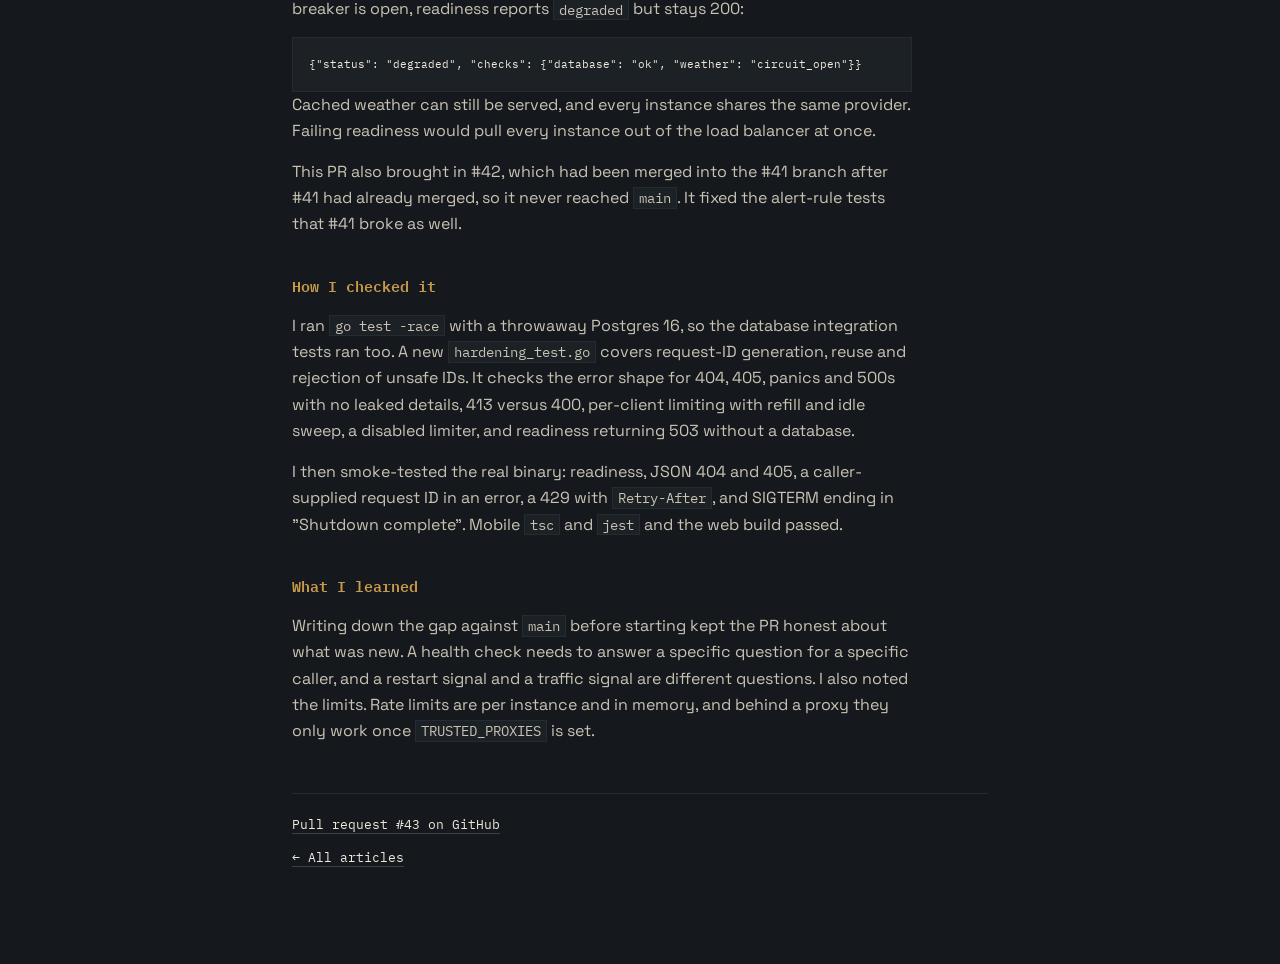
<file: articles/aurarisk-api-hardening.html>
<!DOCTYPE html>
<html lang="en">
<head>
<meta charset="UTF-8">
<meta name="viewport" content="width=device-width, initial-scale=1.0">
<title>Hardening the AuraRisk API — Ian Ochieng</title>
<meta name="description" content="I gave the AuraRisk Go API structured errors, request IDs, per-client rate limits, separate liveness and readiness checks, and a graceful shutdown that drains traffic.">
<meta name="author" content="Ian Ochieng">
<link rel="canonical" href="https://iochieng1.github.io/My-Blog/articles/aurarisk-api-hardening.html">
<meta property="og:type" content="article">
<meta property="og:title" content="Hardening the AuraRisk API">
<meta property="og:description" content="I gave the AuraRisk Go API structured errors, request IDs, per-client rate limits, separate liveness and readiness checks, and a graceful shutdown that drains traffic.">
<meta property="og:url" content="https://iochieng1.github.io/My-Blog/articles/aurarisk-api-hardening.html">
<meta property="article:published_time" content="2026-10-08">
<link rel="icon" href="../favicon.svg" type="image/svg+xml">
<link rel="preconnect" href="https://fonts.googleapis.com">
<link rel="preconnect" href="https://fonts.gstatic.com" crossorigin>
<link href="https://fonts.googleapis.com/css2?family=Space+Grotesk:wght@400;500;600;700&family=IBM+Plex+Mono:wght@400;500&display=swap" rel="stylesheet">
<link rel="stylesheet" href="../style.css">
</head>
<body>

<a class="skip-link" href="#top">Skip to content</a>

<main id="top" class="note" tabindex="-1">

  <p class="note-back"><a href="../#articles">← All articles</a></p>

  <article>
    <header class="note-head">
      <p class="hero-kicker">Engineering note · AuraRisk</p>
      <h1>Hardening the AuraRisk API</h1>
      <dl class="ledger">
        <div class="ledger-row"><dt>Project</dt><dd>AuraRisk — Personal project</dd></div>
        <div class="ledger-row"><dt>Issue</dt><dd>#20 Harden HTTP API &amp; structured error handling</dd></div>
        <div class="ledger-row"><dt>My role</dt><dd>Author of PR #43</dd></div>
        <div class="ledger-row"><dt>Stack</dt><dd>Go · Gin · Prometheus · TypeScript</dd></div>
        <div class="ledger-row"><dt>Status</dt><dd>Merged 8 Oct 2026</dd></div>
      </dl>
    </header>

    <section class="note-body">
      <h2>The problem</h2>
      <p>Before starting, I checked issue #20 against <code>main</code> and wrote down what was already there. Graceful shutdown existed in a basic form, and the CORS allowlist had been done earlier. The rest had gaps:</p>
      <ul>
        <li>Errors were <code>{"error": "..."}</code>, but some handlers still returned raw <code>err.Error()</code>. <code>GET /api/reports</code> could send a database error straight to the client.</li>
        <li>404, 405 and panics came back as plain text or an empty body.</li>
        <li>There were no request IDs and no rate limiting.</li>
        <li><code>/health</code> always said <code>ok</code>, whatever the state of the database.</li>
        <li>Gin trusted every proxy by default, so any client could set <code>X-Forwarded-For</code> and pick its own IP.</li>
      </ul>

      <h2>What I did</h2>
      <ul>
        <li><strong>One error shape.</strong> Every error is now <code>{"error", "code", "request_id"}</code>. The <code>code</code> is derived from the status, such as <code>not_found</code>. I kept <code>error</code> as a plain string so the existing apps kept working.</li>
        <li><strong>No leaked internals.</strong> A 500 returns only <code>internal server error</code>. The details go to the log with the request ID. An oversized body gets a 413 instead of a decoder message.</li>
        <li><strong>Request IDs.</strong> The backend reuses an <code>X-Request-ID</code> from the caller only if it is short and log-safe. Otherwise it generates one. The ID appears in the response header, the access log and the error body.</li>
        <li><strong>Rate limits.</strong> A token bucket per client IP allows 120 requests a minute across <code>/api</code>. Report creation, device registration and photo-upload start get a tighter 20 a minute on top. Over the limit, clients get 429 with <code>Retry-After</code>.</li>
        <li><strong>Trusted proxies.</strong> A new <code>TRUSTED_PROXIES</code> setting lists which proxies may set the client IP. Empty trusts none.</li>
        <li><strong>Liveness and readiness.</strong> <code>/health/live</code> checks only the process. <code>/health/ready</code> returns 503 when the database is unreachable or the instance is draining.</li>
        <li><strong>Graceful shutdown.</strong> On SIGTERM the instance fails readiness, waits a configurable drain delay, finishes in-flight requests, then waits for background workers before the database closes. I also added server read, write and idle timeouts.</li>
      </ul>
      <p>One readiness choice took some thought. If the weather provider's circuit breaker is open, readiness reports <code>degraded</code> but stays 200:</p>
      <pre><code>{"status": "degraded", "checks": {"database": "ok", "weather": "circuit_open"}}</code></pre>
      <p>Cached weather can still be served, and every instance shares the same provider. Failing readiness would pull every instance out of the load balancer at once.</p>
      <p>This PR also brought in #42, which had been merged into the #41 branch after #41 had already merged, so it never reached <code>main</code>. It fixed the alert-rule tests that #41 broke as well.</p>

      <h2>How I checked it</h2>
      <p>I ran <code>go test -race</code> with a throwaway Postgres 16, so the database integration tests ran too. A new <code>hardening_test.go</code> covers request-ID generation, reuse and rejection of unsafe IDs. It checks the error shape for 404, 405, panics and 500s with no leaked details, 413 versus 400, per-client limiting with refill and idle sweep, a disabled limiter, and readiness returning 503 without a database.</p>
      <p>I then smoke-tested the real binary: readiness, JSON 404 and 405, a caller-supplied request ID in an error, a 429 with <code>Retry-After</code>, and SIGTERM ending in "Shutdown complete". Mobile <code>tsc</code> and <code>jest</code> and the web build passed.</p>

      <h2>What I learned</h2>
      <p>Writing down the gap against <code>main</code> before starting kept the PR honest about what was new. A health check needs to answer a specific question for a specific caller, and a restart signal and a traffic signal are different questions. I also noted the limits. Rate limits are per instance and in memory, and behind a proxy they only work once <code>TRUSTED_PROXIES</code> is set.</p>
    </section>

    <footer class="note-foot">
      <p><a href="https://github.com/iochieng1/Aura-Risk/pull/43" target="_blank" rel="noopener noreferrer">Pull request #43 on GitHub<span class="sr-only"> (opens in a new tab)</span></a></p>
      <p><a href="../#articles">← All articles</a></p>
    </footer>
  </article>

</main>

</body>
</html>
</file>
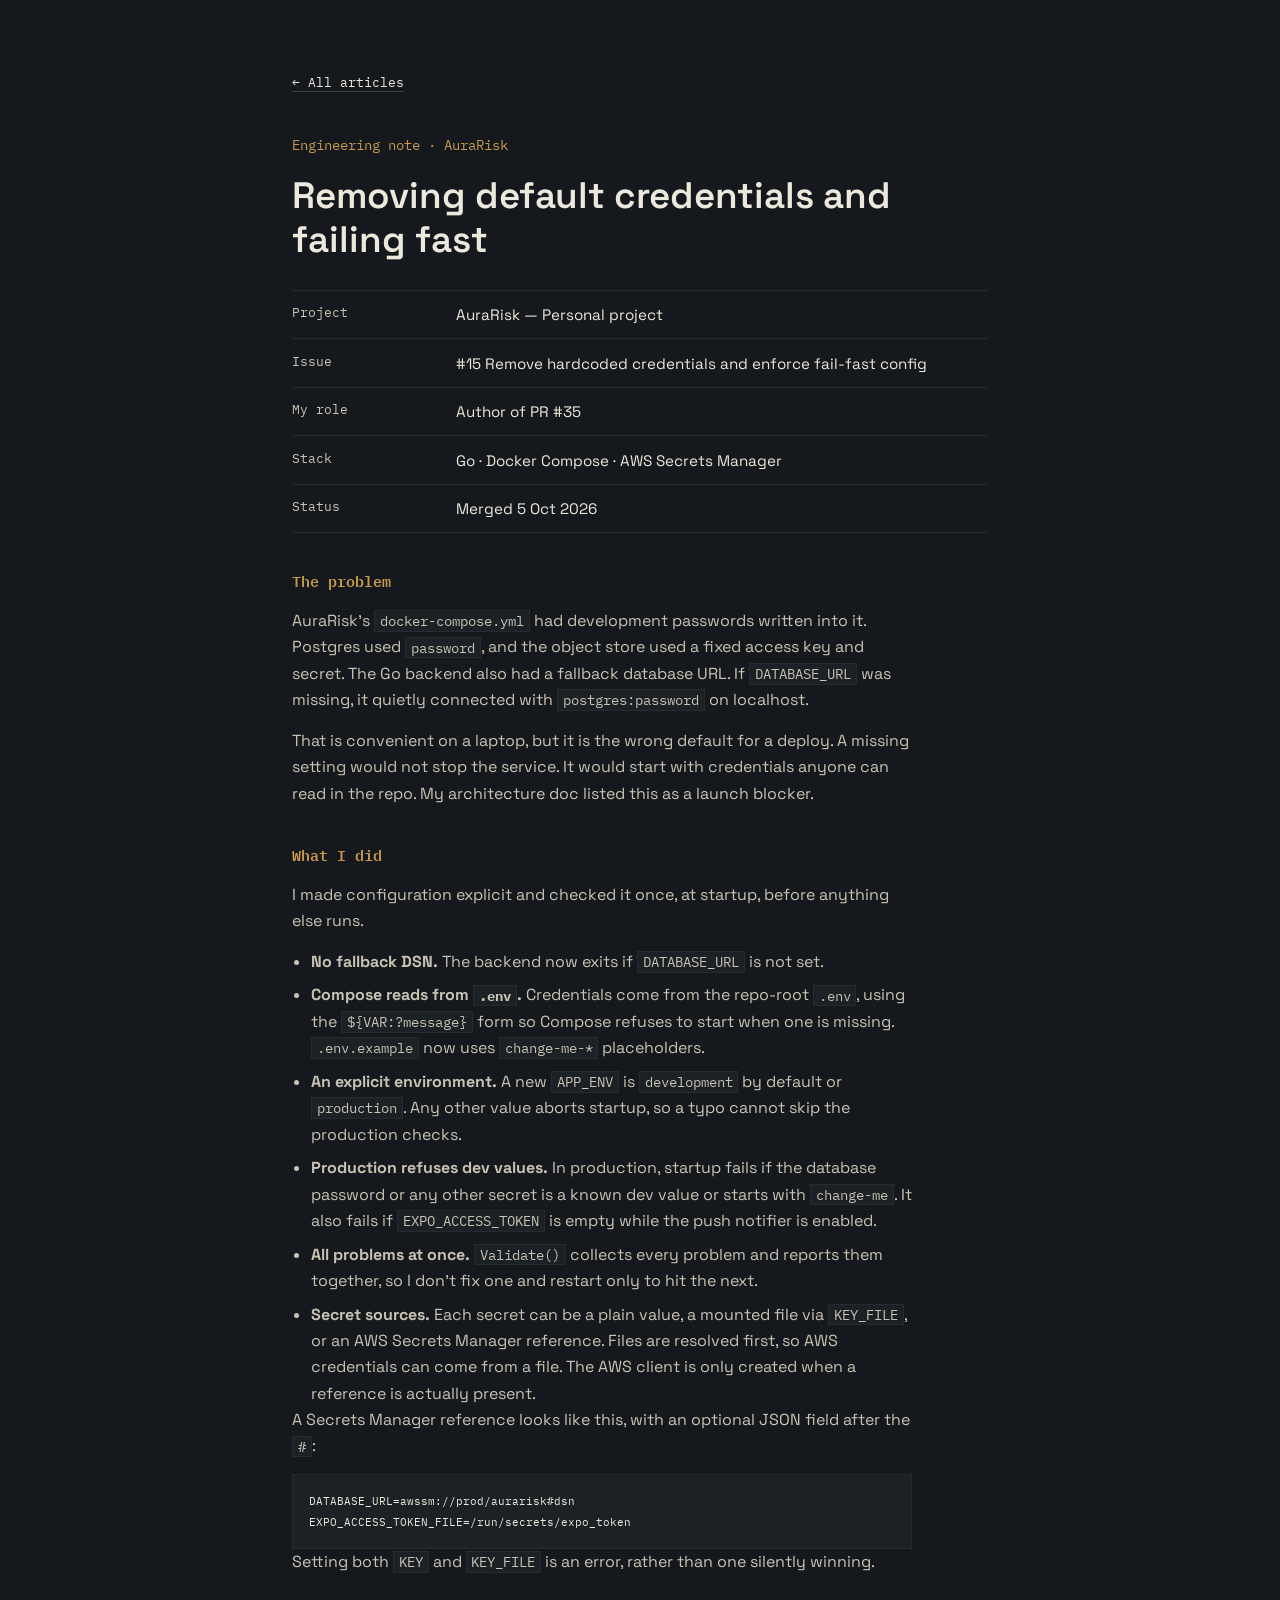
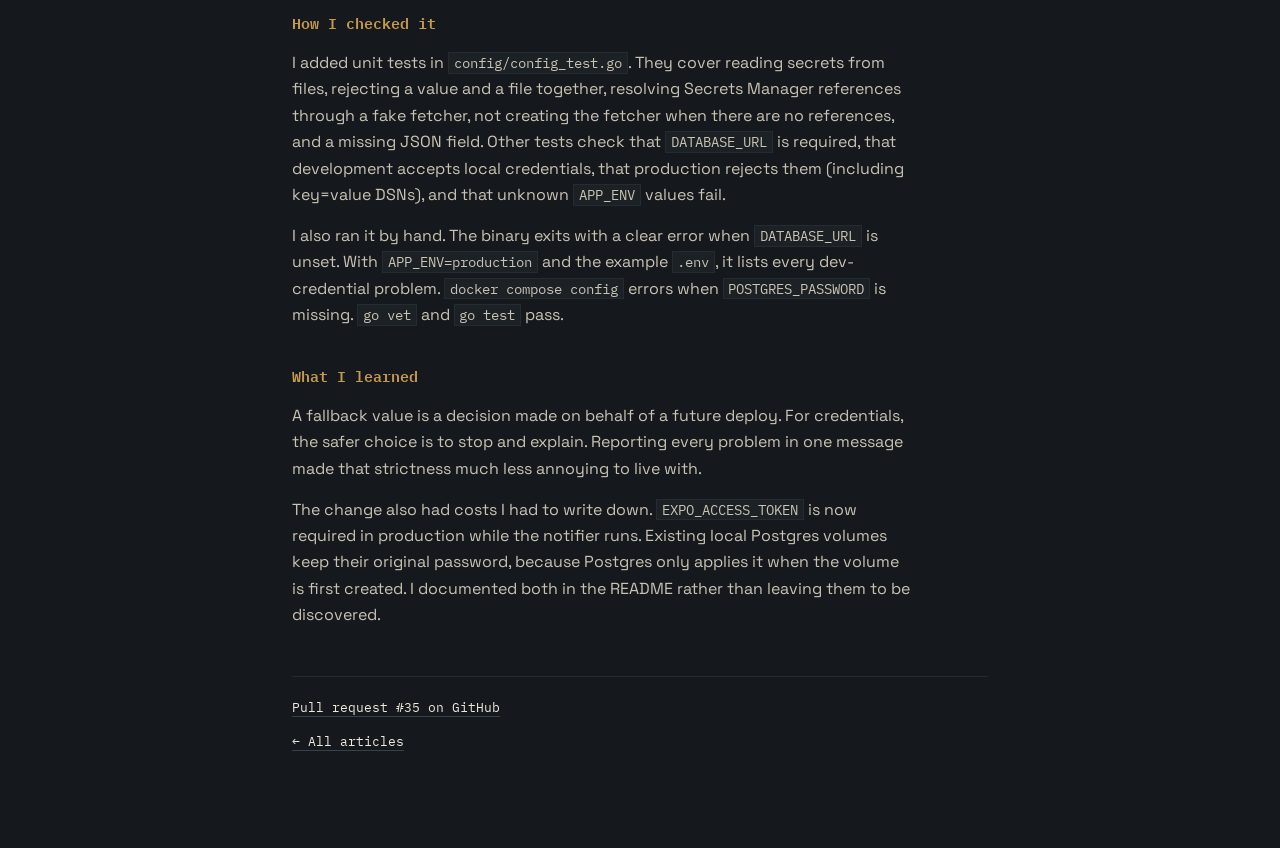
<file: articles/aurarisk-fail-fast-config.html>
<!DOCTYPE html>
<html lang="en">
<head>
<meta charset="UTF-8">
<meta name="viewport" content="width=device-width, initial-scale=1.0">
<title>Removing default credentials and failing fast — Ian Ochieng</title>
<meta name="description" content="I removed the fallback database URL and dev passwords from AuraRisk, made production startup refuse unsafe config, and added file and AWS Secrets Manager support.">
<meta name="author" content="Ian Ochieng">
<link rel="canonical" href="https://iochieng1.github.io/My-Blog/articles/aurarisk-fail-fast-config.html">
<meta property="og:type" content="article">
<meta property="og:title" content="Removing default credentials and failing fast">
<meta property="og:description" content="I removed the fallback database URL and dev passwords from AuraRisk, made production startup refuse unsafe config, and added file and AWS Secrets Manager support.">
<meta property="og:url" content="https://iochieng1.github.io/My-Blog/articles/aurarisk-fail-fast-config.html">
<meta property="article:published_time" content="2026-10-05">
<link rel="icon" href="../favicon.svg" type="image/svg+xml">
<link rel="preconnect" href="https://fonts.googleapis.com">
<link rel="preconnect" href="https://fonts.gstatic.com" crossorigin>
<link href="https://fonts.googleapis.com/css2?family=Space+Grotesk:wght@400;500;600;700&family=IBM+Plex+Mono:wght@400;500&display=swap" rel="stylesheet">
<link rel="stylesheet" href="../style.css">
</head>
<body>

<a class="skip-link" href="#top">Skip to content</a>

<main id="top" class="note" tabindex="-1">

  <p class="note-back"><a href="../#articles">← All articles</a></p>

  <article>
    <header class="note-head">
      <p class="hero-kicker">Engineering note · AuraRisk</p>
      <h1>Removing default credentials and failing fast</h1>
      <dl class="ledger">
        <div class="ledger-row"><dt>Project</dt><dd>AuraRisk — Personal project</dd></div>
        <div class="ledger-row"><dt>Issue</dt><dd>#15 Remove hardcoded credentials and enforce fail-fast config</dd></div>
        <div class="ledger-row"><dt>My role</dt><dd>Author of PR #35</dd></div>
        <div class="ledger-row"><dt>Stack</dt><dd>Go · Docker Compose · AWS Secrets Manager</dd></div>
        <div class="ledger-row"><dt>Status</dt><dd>Merged 5 Oct 2026</dd></div>
      </dl>
    </header>

    <section class="note-body">
      <h2>The problem</h2>
      <p>AuraRisk's <code>docker-compose.yml</code> had development passwords written into it. Postgres used <code>password</code>, and the object store used a fixed access key and secret. The Go backend also had a fallback database URL. If <code>DATABASE_URL</code> was missing, it quietly connected with <code>postgres:password</code> on localhost.</p>
      <p>That is convenient on a laptop, but it is the wrong default for a deploy. A missing setting would not stop the service. It would start with credentials anyone can read in the repo. My architecture doc listed this as a launch blocker.</p>

      <h2>What I did</h2>
      <p>I made configuration explicit and checked it once, at startup, before anything else runs.</p>
      <ul>
        <li><strong>No fallback DSN.</strong> The backend now exits if <code>DATABASE_URL</code> is not set.</li>
        <li><strong>Compose reads from <code>.env</code>.</strong> Credentials come from the repo-root <code>.env</code>, using the <code>${VAR:?message}</code> form so Compose refuses to start when one is missing. <code>.env.example</code> now uses <code>change-me-*</code> placeholders.</li>
        <li><strong>An explicit environment.</strong> A new <code>APP_ENV</code> is <code>development</code> by default or <code>production</code>. Any other value aborts startup, so a typo cannot skip the production checks.</li>
        <li><strong>Production refuses dev values.</strong> In production, startup fails if the database password or any other secret is a known dev value or starts with <code>change-me</code>. It also fails if <code>EXPO_ACCESS_TOKEN</code> is empty while the push notifier is enabled.</li>
        <li><strong>All problems at once.</strong> <code>Validate()</code> collects every problem and reports them together, so I don't fix one and restart only to hit the next.</li>
        <li><strong>Secret sources.</strong> Each secret can be a plain value, a mounted file via <code>KEY_FILE</code>, or an AWS Secrets Manager reference. Files are resolved first, so AWS credentials can come from a file. The AWS client is only created when a reference is actually present.</li>
      </ul>
      <p>A Secrets Manager reference looks like this, with an optional JSON field after the <code>#</code>:</p>
      <pre><code>DATABASE_URL=awssm://prod/aurarisk#dsn
EXPO_ACCESS_TOKEN_FILE=/run/secrets/expo_token</code></pre>
      <p>Setting both <code>KEY</code> and <code>KEY_FILE</code> is an error, rather than one silently winning.</p>

      <h2>How I checked it</h2>
      <p>I added unit tests in <code>config/config_test.go</code>. They cover reading secrets from files, rejecting a value and a file together, resolving Secrets Manager references through a fake fetcher, not creating the fetcher when there are no references, and a missing JSON field. Other tests check that <code>DATABASE_URL</code> is required, that development accepts local credentials, that production rejects them (including key=value DSNs), and that unknown <code>APP_ENV</code> values fail.</p>
      <p>I also ran it by hand. The binary exits with a clear error when <code>DATABASE_URL</code> is unset. With <code>APP_ENV=production</code> and the example <code>.env</code>, it lists every dev-credential problem. <code>docker compose config</code> errors when <code>POSTGRES_PASSWORD</code> is missing. <code>go vet</code> and <code>go test</code> pass.</p>

      <h2>What I learned</h2>
      <p>A fallback value is a decision made on behalf of a future deploy. For credentials, the safer choice is to stop and explain. Reporting every problem in one message made that strictness much less annoying to live with.</p>
      <p>The change also had costs I had to write down. <code>EXPO_ACCESS_TOKEN</code> is now required in production while the notifier runs. Existing local Postgres volumes keep their original password, because Postgres only applies it when the volume is first created. I documented both in the README rather than leaving them to be discovered.</p>
    </section>

    <footer class="note-foot">
      <p><a href="https://github.com/iochieng1/Aura-Risk/pull/35" target="_blank" rel="noopener noreferrer">Pull request #35 on GitHub<span class="sr-only"> (opens in a new tab)</span></a></p>
      <p><a href="../#articles">← All articles</a></p>
    </footer>
  </article>

</main>

</body>
</html>
</file>
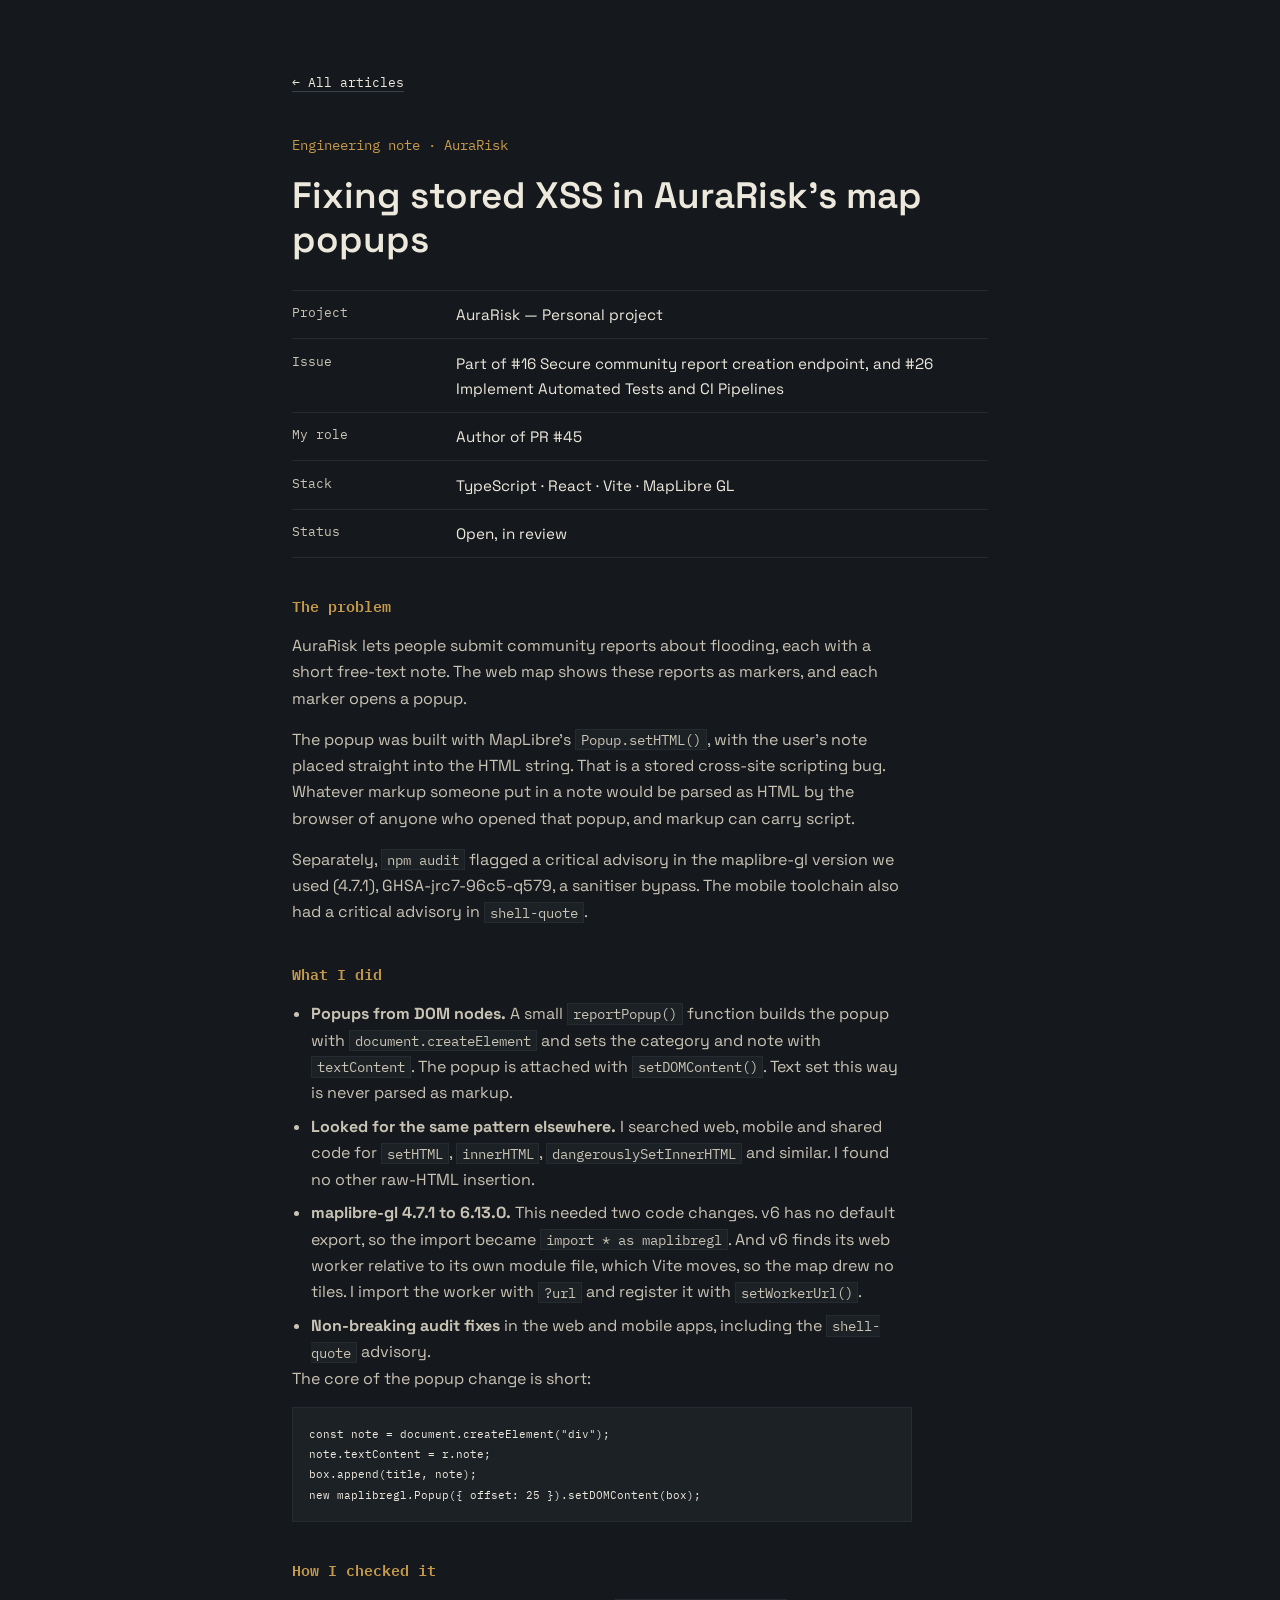
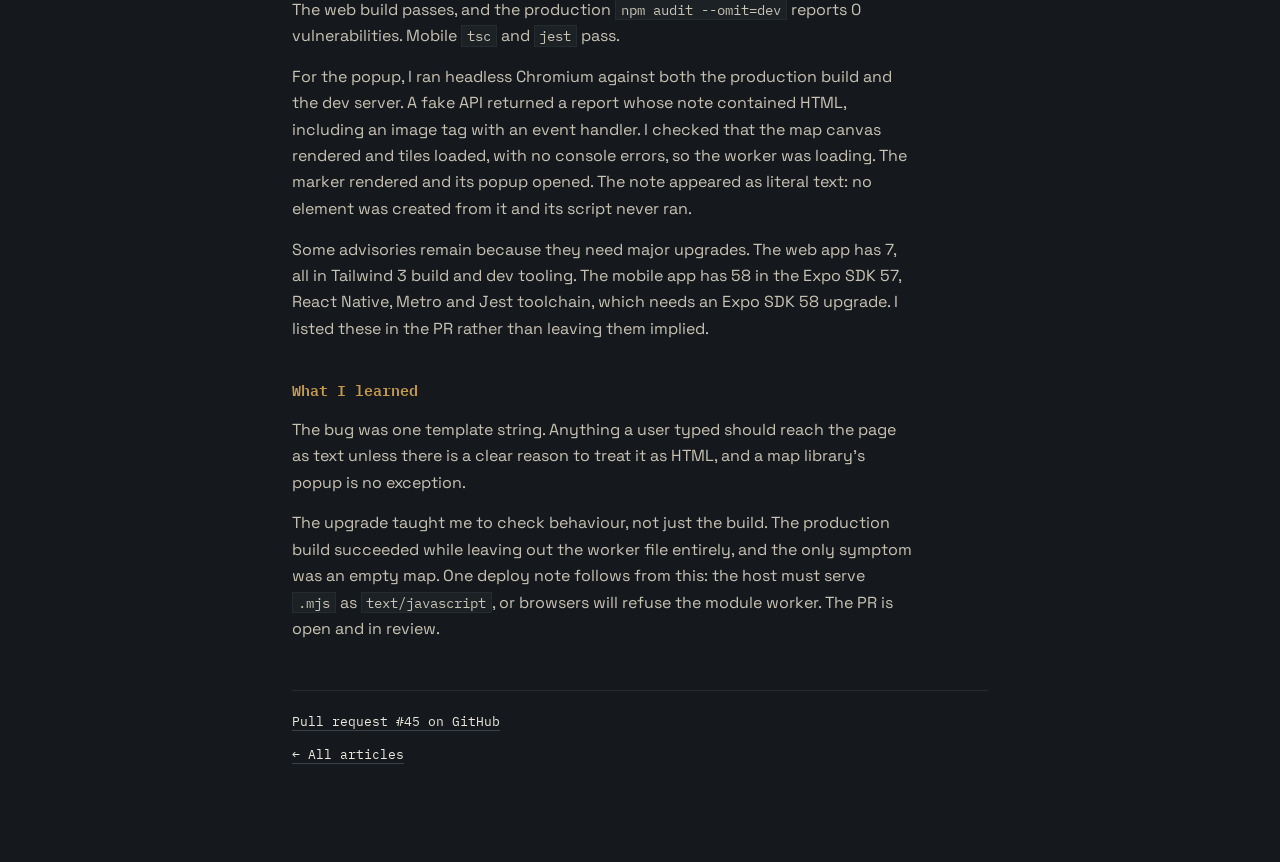
<file: articles/aurarisk-map-popup-xss.html>
<!DOCTYPE html>
<html lang="en">
<head>
<meta charset="UTF-8">
<meta name="viewport" content="width=device-width, initial-scale=1.0">
<title>Fixing stored XSS in AuraRisk's map popups — Ian Ochieng</title>
<meta name="description" content="Community report notes were inserted into map popups as raw HTML. I built the popups from text nodes instead, upgraded maplibre-gl to v6 and applied npm audit fixes.">
<meta name="author" content="Ian Ochieng">
<link rel="canonical" href="https://iochieng1.github.io/My-Blog/articles/aurarisk-map-popup-xss.html">
<meta property="og:type" content="article">
<meta property="og:title" content="Fixing stored XSS in AuraRisk's map popups">
<meta property="og:description" content="Community report notes were inserted into map popups as raw HTML. I built the popups from text nodes instead, upgraded maplibre-gl to v6 and applied npm audit fixes.">
<meta property="og:url" content="https://iochieng1.github.io/My-Blog/articles/aurarisk-map-popup-xss.html">
<meta property="article:published_time" content="2026-10-08">
<link rel="icon" href="../favicon.svg" type="image/svg+xml">
<link rel="preconnect" href="https://fonts.googleapis.com">
<link rel="preconnect" href="https://fonts.gstatic.com" crossorigin>
<link href="https://fonts.googleapis.com/css2?family=Space+Grotesk:wght@400;500;600;700&family=IBM+Plex+Mono:wght@400;500&display=swap" rel="stylesheet">
<link rel="stylesheet" href="../style.css">
</head>
<body>

<a class="skip-link" href="#top">Skip to content</a>

<main id="top" class="note" tabindex="-1">

  <p class="note-back"><a href="../#articles">← All articles</a></p>

  <article>
    <header class="note-head">
      <p class="hero-kicker">Engineering note · AuraRisk</p>
      <h1>Fixing stored XSS in AuraRisk's map popups</h1>
      <dl class="ledger">
        <div class="ledger-row"><dt>Project</dt><dd>AuraRisk — Personal project</dd></div>
        <div class="ledger-row"><dt>Issue</dt><dd>Part of #16 Secure community report creation endpoint, and #26 Implement Automated Tests and CI Pipelines</dd></div>
        <div class="ledger-row"><dt>My role</dt><dd>Author of PR #45</dd></div>
        <div class="ledger-row"><dt>Stack</dt><dd>TypeScript · React · Vite · MapLibre GL</dd></div>
        <div class="ledger-row"><dt>Status</dt><dd>Open, in review</dd></div>
      </dl>
    </header>

    <section class="note-body">
      <h2>The problem</h2>
      <p>AuraRisk lets people submit community reports about flooding, each with a short free-text note. The web map shows these reports as markers, and each marker opens a popup.</p>
      <p>The popup was built with MapLibre's <code>Popup.setHTML()</code>, with the user's note placed straight into the HTML string. That is a stored cross-site scripting bug. Whatever markup someone put in a note would be parsed as HTML by the browser of anyone who opened that popup, and markup can carry script.</p>
      <p>Separately, <code>npm audit</code> flagged a critical advisory in the maplibre-gl version we used (4.7.1), GHSA-jrc7-96c5-q579, a sanitiser bypass. The mobile toolchain also had a critical advisory in <code>shell-quote</code>.</p>

      <h2>What I did</h2>
      <ul>
        <li><strong>Popups from DOM nodes.</strong> A small <code>reportPopup()</code> function builds the popup with <code>document.createElement</code> and sets the category and note with <code>textContent</code>. The popup is attached with <code>setDOMContent()</code>. Text set this way is never parsed as markup.</li>
        <li><strong>Looked for the same pattern elsewhere.</strong> I searched web, mobile and shared code for <code>setHTML</code>, <code>innerHTML</code>, <code>dangerouslySetInnerHTML</code> and similar. I found no other raw-HTML insertion.</li>
        <li><strong>maplibre-gl 4.7.1 to 6.13.0.</strong> This needed two code changes. v6 has no default export, so the import became <code>import * as maplibregl</code>. And v6 finds its web worker relative to its own module file, which Vite moves, so the map drew no tiles. I import the worker with <code>?url</code> and register it with <code>setWorkerUrl()</code>.</li>
        <li><strong>Non-breaking audit fixes</strong> in the web and mobile apps, including the <code>shell-quote</code> advisory.</li>
      </ul>
      <p>The core of the popup change is short:</p>
      <pre><code>const note = document.createElement("div");
note.textContent = r.note;
box.append(title, note);
new maplibregl.Popup({ offset: 25 }).setDOMContent(box);</code></pre>

      <h2>How I checked it</h2>
      <p>The web build passes, and the production <code>npm audit --omit=dev</code> reports 0 vulnerabilities. Mobile <code>tsc</code> and <code>jest</code> pass.</p>
      <p>For the popup, I ran headless Chromium against both the production build and the dev server. A fake API returned a report whose note contained HTML, including an image tag with an event handler. I checked that the map canvas rendered and tiles loaded, with no console errors, so the worker was loading. The marker rendered and its popup opened. The note appeared as literal text: no element was created from it and its script never ran.</p>
      <p>Some advisories remain because they need major upgrades. The web app has 7, all in Tailwind 3 build and dev tooling. The mobile app has 58 in the Expo SDK 57, React Native, Metro and Jest toolchain, which needs an Expo SDK 58 upgrade. I listed these in the PR rather than leaving them implied.</p>

      <h2>What I learned</h2>
      <p>The bug was one template string. Anything a user typed should reach the page as text unless there is a clear reason to treat it as HTML, and a map library's popup is no exception.</p>
      <p>The upgrade taught me to check behaviour, not just the build. The production build succeeded while leaving out the worker file entirely, and the only symptom was an empty map. One deploy note follows from this: the host must serve <code>.mjs</code> as <code>text/javascript</code>, or browsers will refuse the module worker. The PR is open and in review.</p>
    </section>

    <footer class="note-foot">
      <p><a href="https://github.com/iochieng1/Aura-Risk/pull/45" target="_blank" rel="noopener noreferrer">Pull request #45 on GitHub<span class="sr-only"> (opens in a new tab)</span></a></p>
      <p><a href="../#articles">← All articles</a></p>
    </footer>
  </article>

</main>

</body>
</html>
</file>
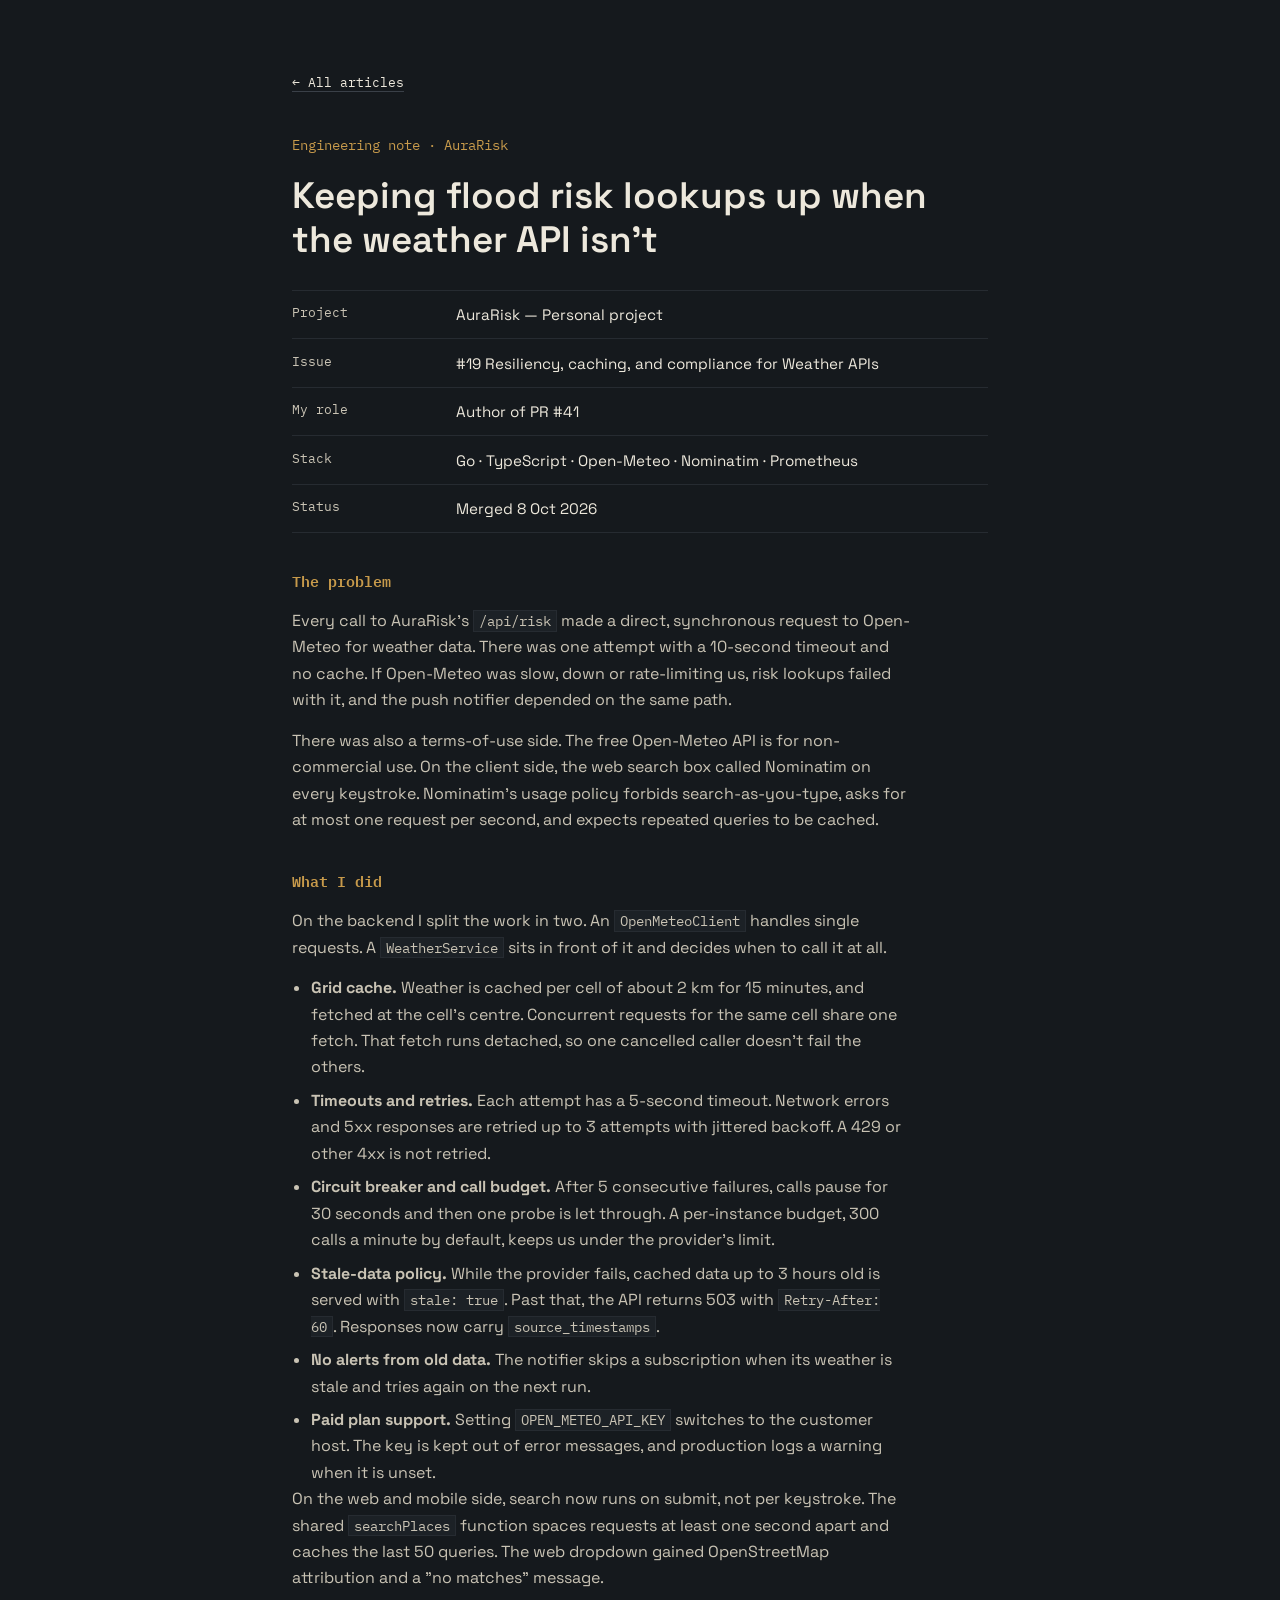
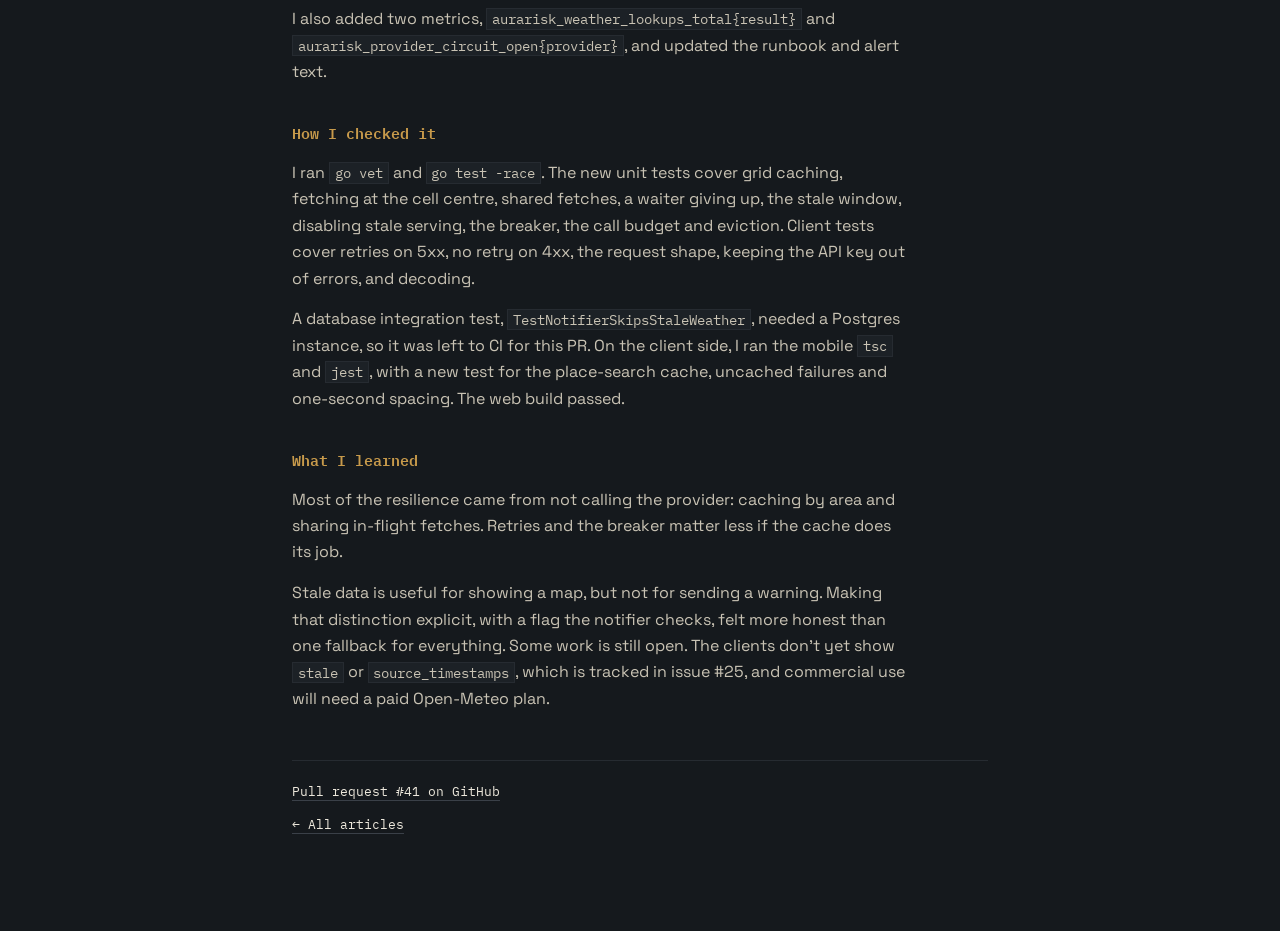
<file: articles/aurarisk-weather-resilience.html>
<!DOCTYPE html>
<html lang="en">
<head>
<meta charset="UTF-8">
<meta name="viewport" content="width=device-width, initial-scale=1.0">
<title>Keeping flood risk lookups up when the weather API isn't — Ian Ochieng</title>
<meta name="description" content="I put caching, retries, a circuit breaker and a stale-data fallback in front of Open-Meteo, and brought AuraRisk's place search in line with Nominatim's usage policy.">
<meta name="author" content="Ian Ochieng">
<link rel="canonical" href="https://iochieng1.github.io/My-Blog/articles/aurarisk-weather-resilience.html">
<meta property="og:type" content="article">
<meta property="og:title" content="Keeping flood risk lookups up when the weather API isn't">
<meta property="og:description" content="I put caching, retries, a circuit breaker and a stale-data fallback in front of Open-Meteo, and brought AuraRisk's place search in line with Nominatim's usage policy.">
<meta property="og:url" content="https://iochieng1.github.io/My-Blog/articles/aurarisk-weather-resilience.html">
<meta property="article:published_time" content="2026-10-08">
<link rel="icon" href="../favicon.svg" type="image/svg+xml">
<link rel="preconnect" href="https://fonts.googleapis.com">
<link rel="preconnect" href="https://fonts.gstatic.com" crossorigin>
<link href="https://fonts.googleapis.com/css2?family=Space+Grotesk:wght@400;500;600;700&family=IBM+Plex+Mono:wght@400;500&display=swap" rel="stylesheet">
<link rel="stylesheet" href="../style.css">
</head>
<body>

<a class="skip-link" href="#top">Skip to content</a>

<main id="top" class="note" tabindex="-1">

  <p class="note-back"><a href="../#articles">← All articles</a></p>

  <article>
    <header class="note-head">
      <p class="hero-kicker">Engineering note · AuraRisk</p>
      <h1>Keeping flood risk lookups up when the weather API isn't</h1>
      <dl class="ledger">
        <div class="ledger-row"><dt>Project</dt><dd>AuraRisk — Personal project</dd></div>
        <div class="ledger-row"><dt>Issue</dt><dd>#19 Resiliency, caching, and compliance for Weather APIs</dd></div>
        <div class="ledger-row"><dt>My role</dt><dd>Author of PR #41</dd></div>
        <div class="ledger-row"><dt>Stack</dt><dd>Go · TypeScript · Open-Meteo · Nominatim · Prometheus</dd></div>
        <div class="ledger-row"><dt>Status</dt><dd>Merged 8 Oct 2026</dd></div>
      </dl>
    </header>

    <section class="note-body">
      <h2>The problem</h2>
      <p>Every call to AuraRisk's <code>/api/risk</code> made a direct, synchronous request to Open-Meteo for weather data. There was one attempt with a 10-second timeout and no cache. If Open-Meteo was slow, down or rate-limiting us, risk lookups failed with it, and the push notifier depended on the same path.</p>
      <p>There was also a terms-of-use side. The free Open-Meteo API is for non-commercial use. On the client side, the web search box called Nominatim on every keystroke. Nominatim's usage policy forbids search-as-you-type, asks for at most one request per second, and expects repeated queries to be cached.</p>

      <h2>What I did</h2>
      <p>On the backend I split the work in two. An <code>OpenMeteoClient</code> handles single requests. A <code>WeatherService</code> sits in front of it and decides when to call it at all.</p>
      <ul>
        <li><strong>Grid cache.</strong> Weather is cached per cell of about 2 km for 15 minutes, and fetched at the cell's centre. Concurrent requests for the same cell share one fetch. That fetch runs detached, so one cancelled caller doesn't fail the others.</li>
        <li><strong>Timeouts and retries.</strong> Each attempt has a 5-second timeout. Network errors and 5xx responses are retried up to 3 attempts with jittered backoff. A 429 or other 4xx is not retried.</li>
        <li><strong>Circuit breaker and call budget.</strong> After 5 consecutive failures, calls pause for 30 seconds and then one probe is let through. A per-instance budget, 300 calls a minute by default, keeps us under the provider's limit.</li>
        <li><strong>Stale-data policy.</strong> While the provider fails, cached data up to 3 hours old is served with <code>stale: true</code>. Past that, the API returns 503 with <code>Retry-After: 60</code>. Responses now carry <code>source_timestamps</code>.</li>
        <li><strong>No alerts from old data.</strong> The notifier skips a subscription when its weather is stale and tries again on the next run.</li>
        <li><strong>Paid plan support.</strong> Setting <code>OPEN_METEO_API_KEY</code> switches to the customer host. The key is kept out of error messages, and production logs a warning when it is unset.</li>
      </ul>
      <p>On the web and mobile side, search now runs on submit, not per keystroke. The shared <code>searchPlaces</code> function spaces requests at least one second apart and caches the last 50 queries. The web dropdown gained OpenStreetMap attribution and a "no matches" message.</p>
      <p>I also added two metrics, <code>aurarisk_weather_lookups_total{result}</code> and <code>aurarisk_provider_circuit_open{provider}</code>, and updated the runbook and alert text.</p>

      <h2>How I checked it</h2>
      <p>I ran <code>go vet</code> and <code>go test -race</code>. The new unit tests cover grid caching, fetching at the cell centre, shared fetches, a waiter giving up, the stale window, disabling stale serving, the breaker, the call budget and eviction. Client tests cover retries on 5xx, no retry on 4xx, the request shape, keeping the API key out of errors, and decoding.</p>
      <p>A database integration test, <code>TestNotifierSkipsStaleWeather</code>, needed a Postgres instance, so it was left to CI for this PR. On the client side, I ran the mobile <code>tsc</code> and <code>jest</code>, with a new test for the place-search cache, uncached failures and one-second spacing. The web build passed.</p>

      <h2>What I learned</h2>
      <p>Most of the resilience came from not calling the provider: caching by area and sharing in-flight fetches. Retries and the breaker matter less if the cache does its job.</p>
      <p>Stale data is useful for showing a map, but not for sending a warning. Making that distinction explicit, with a flag the notifier checks, felt more honest than one fallback for everything. Some work is still open. The clients don't yet show <code>stale</code> or <code>source_timestamps</code>, which is tracked in issue #25, and commercial use will need a paid Open-Meteo plan.</p>
    </section>

    <footer class="note-foot">
      <p><a href="https://github.com/iochieng1/Aura-Risk/pull/41" target="_blank" rel="noopener noreferrer">Pull request #41 on GitHub<span class="sr-only"> (opens in a new tab)</span></a></p>
      <p><a href="../#articles">← All articles</a></p>
    </footer>
  </article>

</main>

</body>
</html>
</file>
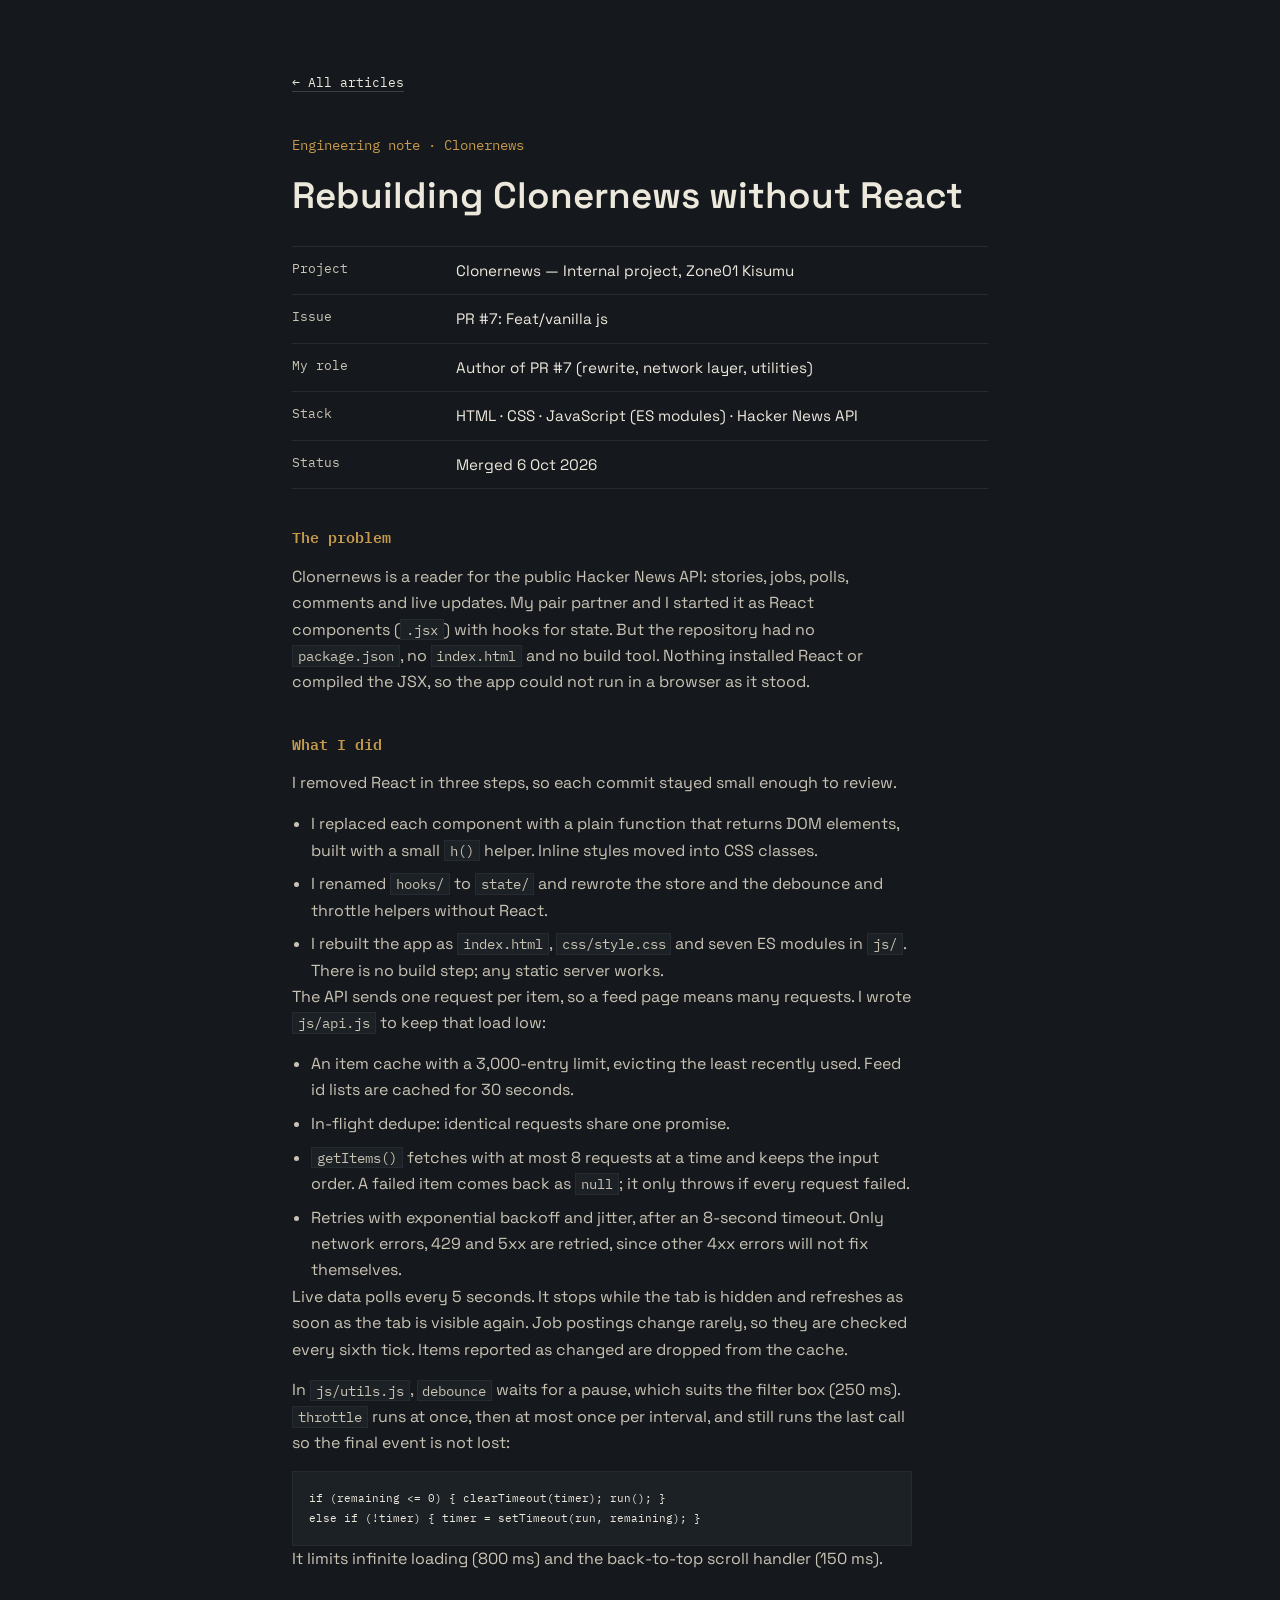
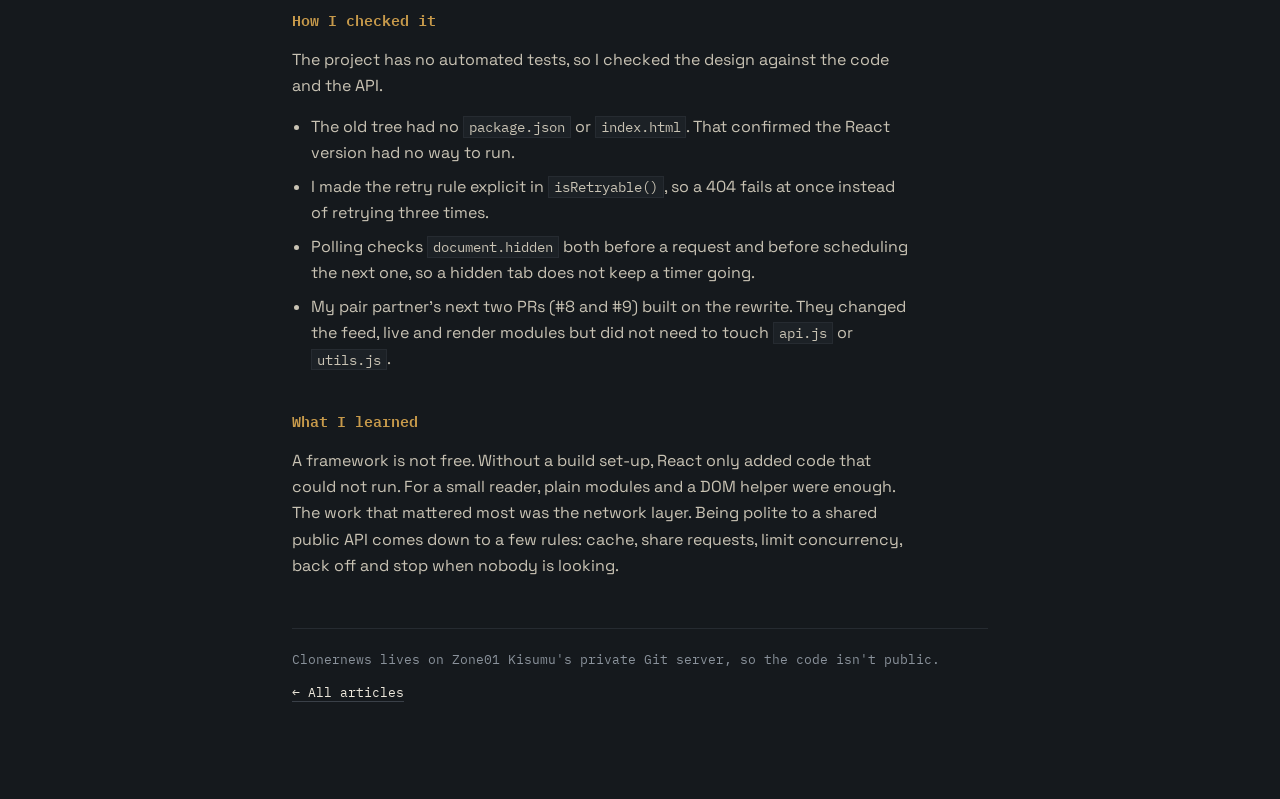
<file: articles/clonernews-vanilla-rewrite.html>
<!DOCTYPE html>
<html lang="en">
<head>
<meta charset="UTF-8">
<meta name="viewport" content="width=device-width, initial-scale=1.0">
<title>Rebuilding Clonernews without React — Ian Ochieng</title>
<meta name="description" content="I rebuilt our Hacker News reader in plain HTML, CSS and JavaScript, with a network layer that caches, dedupes, batches and retries politely.">
<meta name="author" content="Ian Ochieng">
<link rel="canonical" href="https://iochieng1.github.io/My-Blog/articles/clonernews-vanilla-rewrite.html">
<meta property="og:type" content="article">
<meta property="og:title" content="Rebuilding Clonernews without React">
<meta property="og:description" content="I rebuilt our Hacker News reader in plain HTML, CSS and JavaScript, with a network layer that caches, dedupes, batches and retries politely.">
<meta property="og:url" content="https://iochieng1.github.io/My-Blog/articles/clonernews-vanilla-rewrite.html">
<meta property="article:published_time" content="2026-10-06">
<link rel="icon" href="../favicon.svg" type="image/svg+xml">
<link rel="preconnect" href="https://fonts.googleapis.com">
<link rel="preconnect" href="https://fonts.gstatic.com" crossorigin>
<link href="https://fonts.googleapis.com/css2?family=Space+Grotesk:wght@400;500;600;700&family=IBM+Plex+Mono:wght@400;500&display=swap" rel="stylesheet">
<link rel="stylesheet" href="../style.css">
</head>
<body>

<a class="skip-link" href="#top">Skip to content</a>

<main id="top" class="note" tabindex="-1">

  <p class="note-back"><a href="../#articles">← All articles</a></p>

  <article>
    <header class="note-head">
      <p class="hero-kicker">Engineering note · Clonernews</p>
      <h1>Rebuilding Clonernews without React</h1>
      <dl class="ledger">
        <div class="ledger-row"><dt>Project</dt><dd>Clonernews — Internal project, Zone01 Kisumu</dd></div>
        <div class="ledger-row"><dt>Issue</dt><dd>PR #7: Feat/vanilla js</dd></div>
        <div class="ledger-row"><dt>My role</dt><dd>Author of PR #7 (rewrite, network layer, utilities)</dd></div>
        <div class="ledger-row"><dt>Stack</dt><dd>HTML · CSS · JavaScript (ES modules) · Hacker News API</dd></div>
        <div class="ledger-row"><dt>Status</dt><dd>Merged 6 Oct 2026</dd></div>
      </dl>
    </header>

    <section class="note-body">
      <h2>The problem</h2>
      <p>Clonernews is a reader for the public Hacker News API: stories, jobs, polls, comments and live updates. My pair partner and I started it as React components (<code>.jsx</code>) with hooks for state. But the repository had no <code>package.json</code>, no <code>index.html</code> and no build tool. Nothing installed React or compiled the JSX, so the app could not run in a browser as it stood.</p>

      <h2>What I did</h2>
      <p>I removed React in three steps, so each commit stayed small enough to review.</p>
      <ul>
        <li>I replaced each component with a plain function that returns DOM elements, built with a small <code>h()</code> helper. Inline styles moved into CSS classes.</li>
        <li>I renamed <code>hooks/</code> to <code>state/</code> and rewrote the store and the debounce and throttle helpers without React.</li>
        <li>I rebuilt the app as <code>index.html</code>, <code>css/style.css</code> and seven ES modules in <code>js/</code>. There is no build step; any static server works.</li>
      </ul>
      <p>The API sends one request per item, so a feed page means many requests. I wrote <code>js/api.js</code> to keep that load low:</p>
      <ul>
        <li>An item cache with a 3,000-entry limit, evicting the least recently used. Feed id lists are cached for 30 seconds.</li>
        <li>In-flight dedupe: identical requests share one promise.</li>
        <li><code>getItems()</code> fetches with at most 8 requests at a time and keeps the input order. A failed item comes back as <code>null</code>; it only throws if every request failed.</li>
        <li>Retries with exponential backoff and jitter, after an 8-second timeout. Only network errors, 429 and 5xx are retried, since other 4xx errors will not fix themselves.</li>
      </ul>
      <p>Live data polls every 5 seconds. It stops while the tab is hidden and refreshes as soon as the tab is visible again. Job postings change rarely, so they are checked every sixth tick. Items reported as changed are dropped from the cache.</p>
      <p>In <code>js/utils.js</code>, <code>debounce</code> waits for a pause, which suits the filter box (250&nbsp;ms). <code>throttle</code> runs at once, then at most once per interval, and still runs the last call so the final event is not lost:</p>
      <pre><code>if (remaining &lt;= 0) { clearTimeout(timer); run(); }
else if (!timer) { timer = setTimeout(run, remaining); }</code></pre>
      <p>It limits infinite loading (800&nbsp;ms) and the back-to-top scroll handler (150&nbsp;ms).</p>

      <h2>How I checked it</h2>
      <p>The project has no automated tests, so I checked the design against the code and the API.</p>
      <ul>
        <li>The old tree had no <code>package.json</code> or <code>index.html</code>. That confirmed the React version had no way to run.</li>
        <li>I made the retry rule explicit in <code>isRetryable()</code>, so a 404 fails at once instead of retrying three times.</li>
        <li>Polling checks <code>document.hidden</code> both before a request and before scheduling the next one, so a hidden tab does not keep a timer going.</li>
        <li>My pair partner's next two PRs (#8 and #9) built on the rewrite. They changed the feed, live and render modules but did not need to touch <code>api.js</code> or <code>utils.js</code>.</li>
      </ul>

      <h2>What I learned</h2>
      <p>A framework is not free. Without a build set-up, React only added code that could not run. For a small reader, plain modules and a DOM helper were enough. The work that mattered most was the network layer. Being polite to a shared public API comes down to a few rules: cache, share requests, limit concurrency, back off and stop when nobody is looking.</p>
    </section>

    <footer class="note-foot">
      <p>Clonernews lives on Zone01 Kisumu's private Git server, so the code isn't public.</p>
      <p><a href="../#articles">← All articles</a></p>
    </footer>
  </article>

</main>

</body>
</html>
</file>
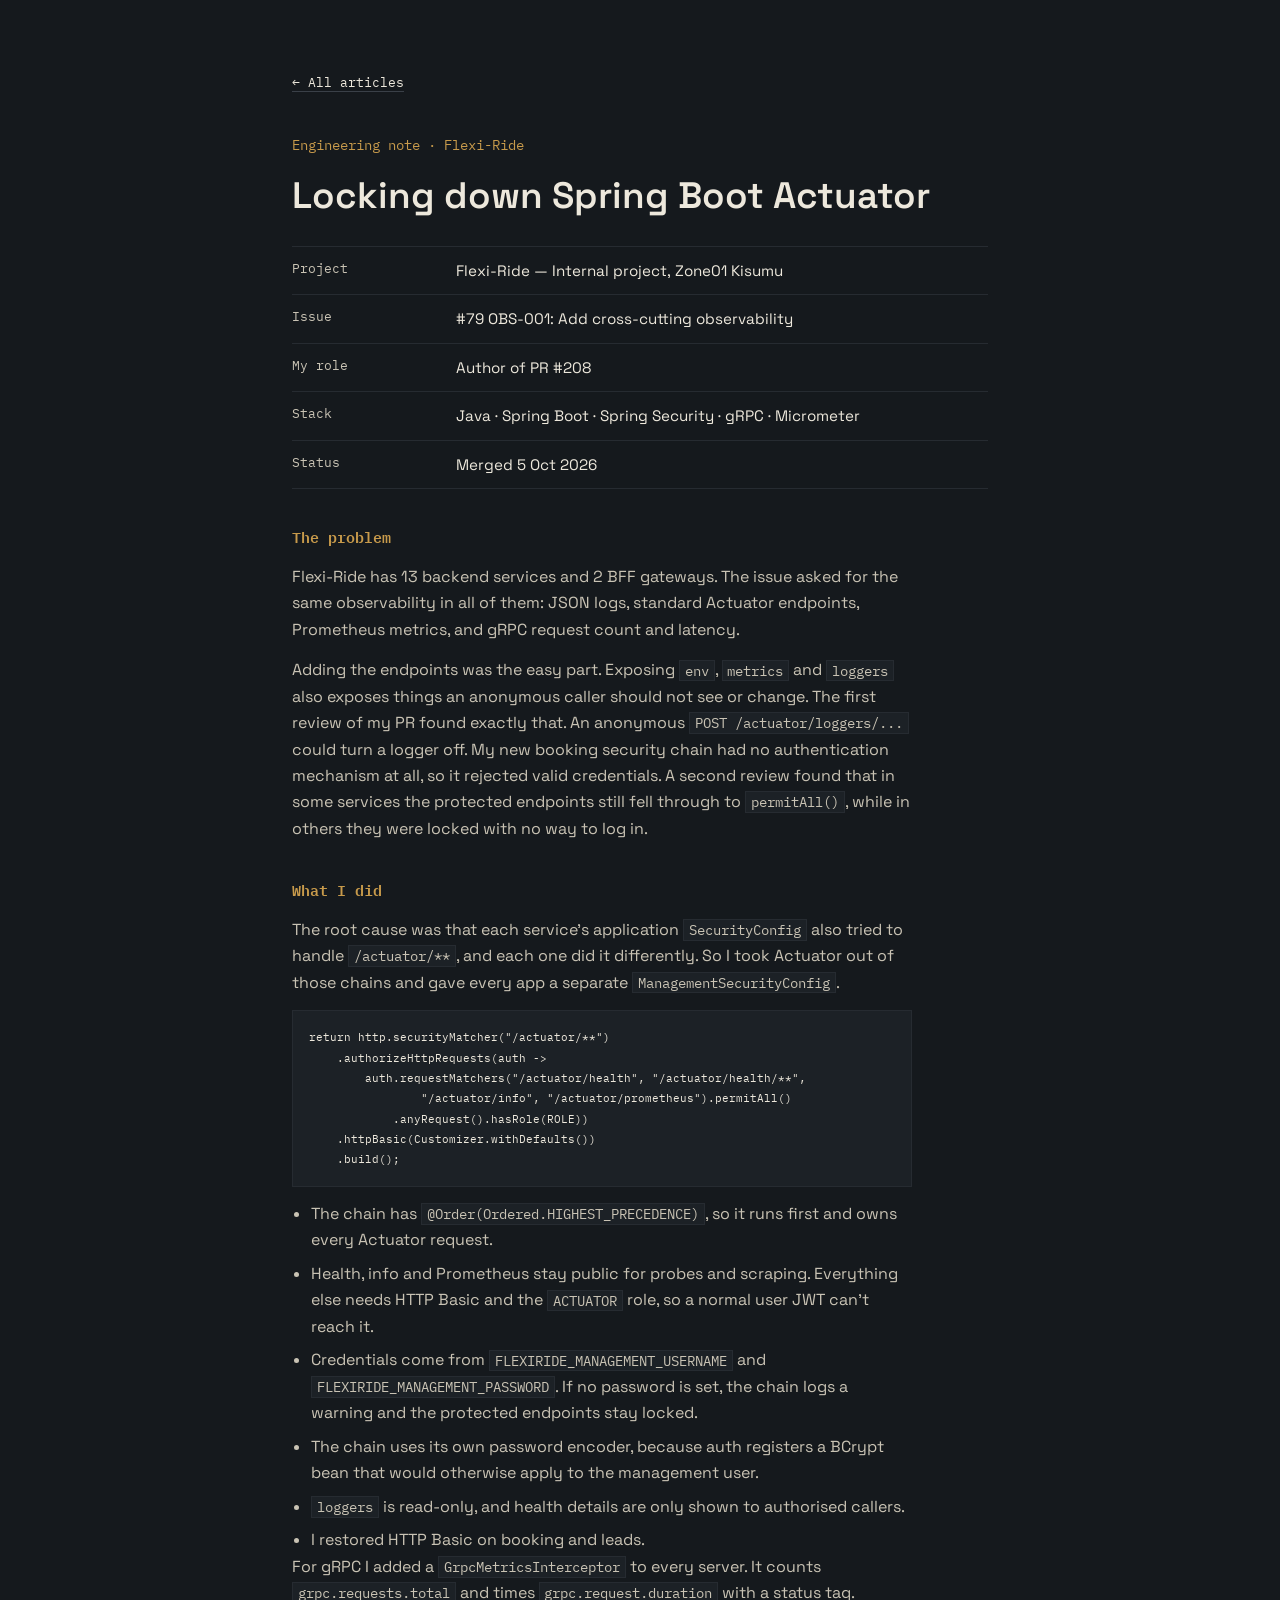
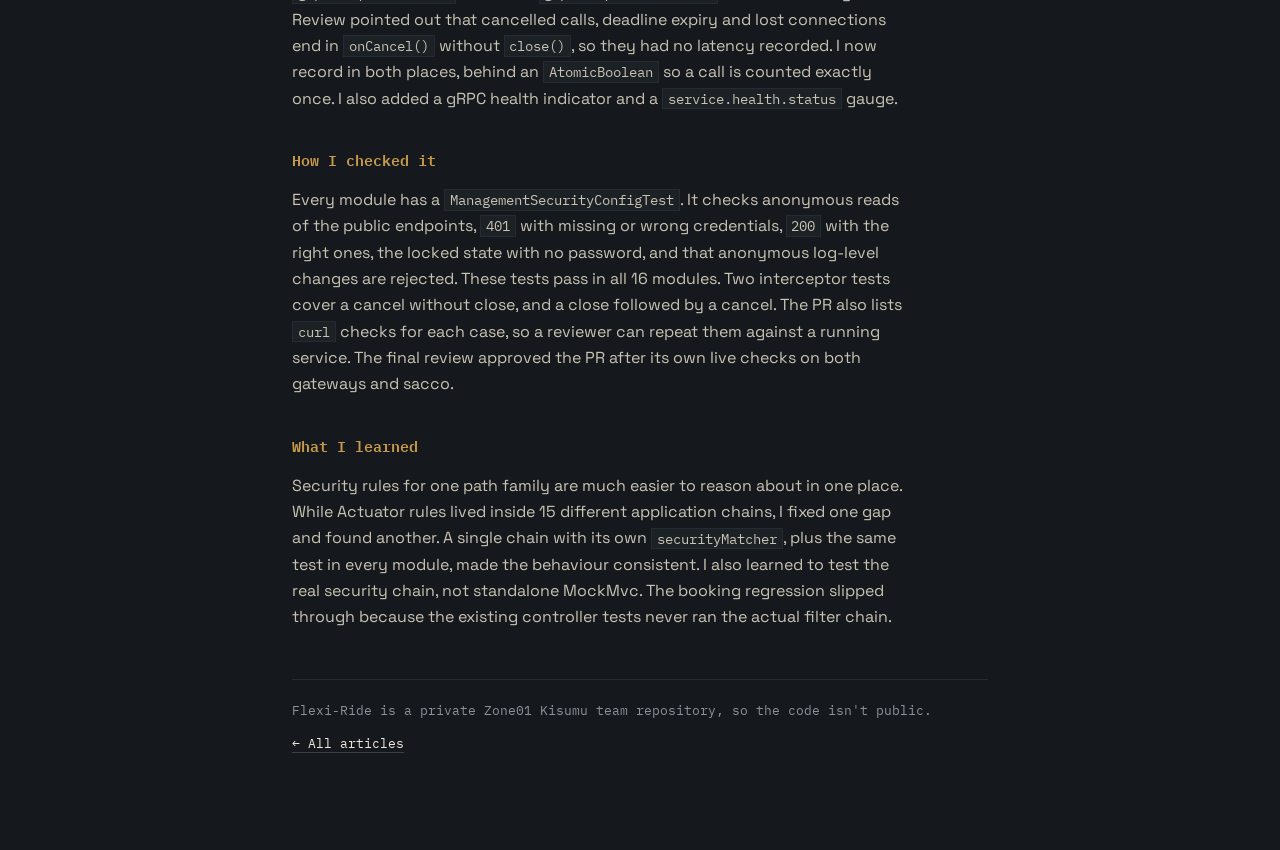
<file: articles/flexiride-actuator-security.html>
<!DOCTYPE html>
<html lang="en">
<head>
<meta charset="UTF-8">
<meta name="viewport" content="width=device-width, initial-scale=1.0">
<title>Locking down Spring Boot Actuator — Ian Ochieng</title>
<meta name="description" content="Adding logs, metrics and health checks to 15 Spring Boot apps, then moving Actuator security into its own filter chain after review found open endpoints.">
<meta name="author" content="Ian Ochieng">
<link rel="canonical" href="https://iochieng1.github.io/My-Blog/articles/flexiride-actuator-security.html">
<meta property="og:type" content="article">
<meta property="og:title" content="Locking down Spring Boot Actuator">
<meta property="og:description" content="Adding logs, metrics and health checks to 15 Spring Boot apps, then moving Actuator security into its own filter chain after review found open endpoints.">
<meta property="og:url" content="https://iochieng1.github.io/My-Blog/articles/flexiride-actuator-security.html">
<meta property="article:published_time" content="2026-10-05">
<link rel="icon" href="../favicon.svg" type="image/svg+xml">
<link rel="preconnect" href="https://fonts.googleapis.com">
<link rel="preconnect" href="https://fonts.gstatic.com" crossorigin>
<link href="https://fonts.googleapis.com/css2?family=Space+Grotesk:wght@400;500;600;700&family=IBM+Plex+Mono:wght@400;500&display=swap" rel="stylesheet">
<link rel="stylesheet" href="../style.css">
</head>
<body>

<a class="skip-link" href="#top">Skip to content</a>

<main id="top" class="note" tabindex="-1">

  <p class="note-back"><a href="../#articles">← All articles</a></p>

  <article>
    <header class="note-head">
      <p class="hero-kicker">Engineering note · Flexi-Ride</p>
      <h1>Locking down Spring Boot Actuator</h1>
      <dl class="ledger">
        <div class="ledger-row"><dt>Project</dt><dd>Flexi-Ride — Internal project, Zone01 Kisumu</dd></div>
        <div class="ledger-row"><dt>Issue</dt><dd>#79 OBS-001: Add cross-cutting observability</dd></div>
        <div class="ledger-row"><dt>My role</dt><dd>Author of PR #208</dd></div>
        <div class="ledger-row"><dt>Stack</dt><dd>Java · Spring Boot · Spring Security · gRPC · Micrometer</dd></div>
        <div class="ledger-row"><dt>Status</dt><dd>Merged 5 Oct 2026</dd></div>
      </dl>
    </header>

    <section class="note-body">
      <h2>The problem</h2>
      <p>Flexi-Ride has 13 backend services and 2 BFF gateways. The issue asked for the same observability in all of them: JSON logs, standard Actuator endpoints, Prometheus metrics, and gRPC request count and latency.</p>
      <p>Adding the endpoints was the easy part. Exposing <code>env</code>, <code>metrics</code> and <code>loggers</code> also exposes things an anonymous caller should not see or change. The first review of my PR found exactly that. An anonymous <code>POST /actuator/loggers/...</code> could turn a logger off. My new booking security chain had no authentication mechanism at all, so it rejected valid credentials. A second review found that in some services the protected endpoints still fell through to <code>permitAll()</code>, while in others they were locked with no way to log in.</p>

      <h2>What I did</h2>
      <p>The root cause was that each service's application <code>SecurityConfig</code> also tried to handle <code>/actuator/**</code>, and each one did it differently. So I took Actuator out of those chains and gave every app a separate <code>ManagementSecurityConfig</code>.</p>
      <pre><code>return http.securityMatcher("/actuator/**")
    .authorizeHttpRequests(auth -&gt;
        auth.requestMatchers("/actuator/health", "/actuator/health/**",
                "/actuator/info", "/actuator/prometheus").permitAll()
            .anyRequest().hasRole(ROLE))
    .httpBasic(Customizer.withDefaults())
    .build();</code></pre>
      <ul>
        <li>The chain has <code>@Order(Ordered.HIGHEST_PRECEDENCE)</code>, so it runs first and owns every Actuator request.</li>
        <li>Health, info and Prometheus stay public for probes and scraping. Everything else needs HTTP Basic and the <code>ACTUATOR</code> role, so a normal user JWT can't reach it.</li>
        <li>Credentials come from <code>FLEXIRIDE_MANAGEMENT_USERNAME</code> and <code>FLEXIRIDE_MANAGEMENT_PASSWORD</code>. If no password is set, the chain logs a warning and the protected endpoints stay locked.</li>
        <li>The chain uses its own password encoder, because auth registers a BCrypt bean that would otherwise apply to the management user.</li>
        <li><code>loggers</code> is read-only, and health details are only shown to authorised callers.</li>
        <li>I restored HTTP Basic on booking and leads.</li>
      </ul>
      <p>For gRPC I added a <code>GrpcMetricsInterceptor</code> to every server. It counts <code>grpc.requests.total</code> and times <code>grpc.request.duration</code> with a status tag. Review pointed out that cancelled calls, deadline expiry and lost connections end in <code>onCancel()</code> without <code>close()</code>, so they had no latency recorded. I now record in both places, behind an <code>AtomicBoolean</code> so a call is counted exactly once. I also added a gRPC health indicator and a <code>service.health.status</code> gauge.</p>

      <h2>How I checked it</h2>
      <p>Every module has a <code>ManagementSecurityConfigTest</code>. It checks anonymous reads of the public endpoints, <code>401</code> with missing or wrong credentials, <code>200</code> with the right ones, the locked state with no password, and that anonymous log-level changes are rejected. These tests pass in all 16 modules. Two interceptor tests cover a cancel without close, and a close followed by a cancel. The PR also lists <code>curl</code> checks for each case, so a reviewer can repeat them against a running service. The final review approved the PR after its own live checks on both gateways and sacco.</p>

      <h2>What I learned</h2>
      <p>Security rules for one path family are much easier to reason about in one place. While Actuator rules lived inside 15 different application chains, I fixed one gap and found another. A single chain with its own <code>securityMatcher</code>, plus the same test in every module, made the behaviour consistent. I also learned to test the real security chain, not standalone MockMvc. The booking regression slipped through because the existing controller tests never ran the actual filter chain.</p>
    </section>

    <footer class="note-foot">
      <p>Flexi-Ride is a private Zone01 Kisumu team repository, so the code isn't public.</p>
      <p><a href="../#articles">← All articles</a></p>
    </footer>
  </article>

</main>

</body>
</html>
</file>
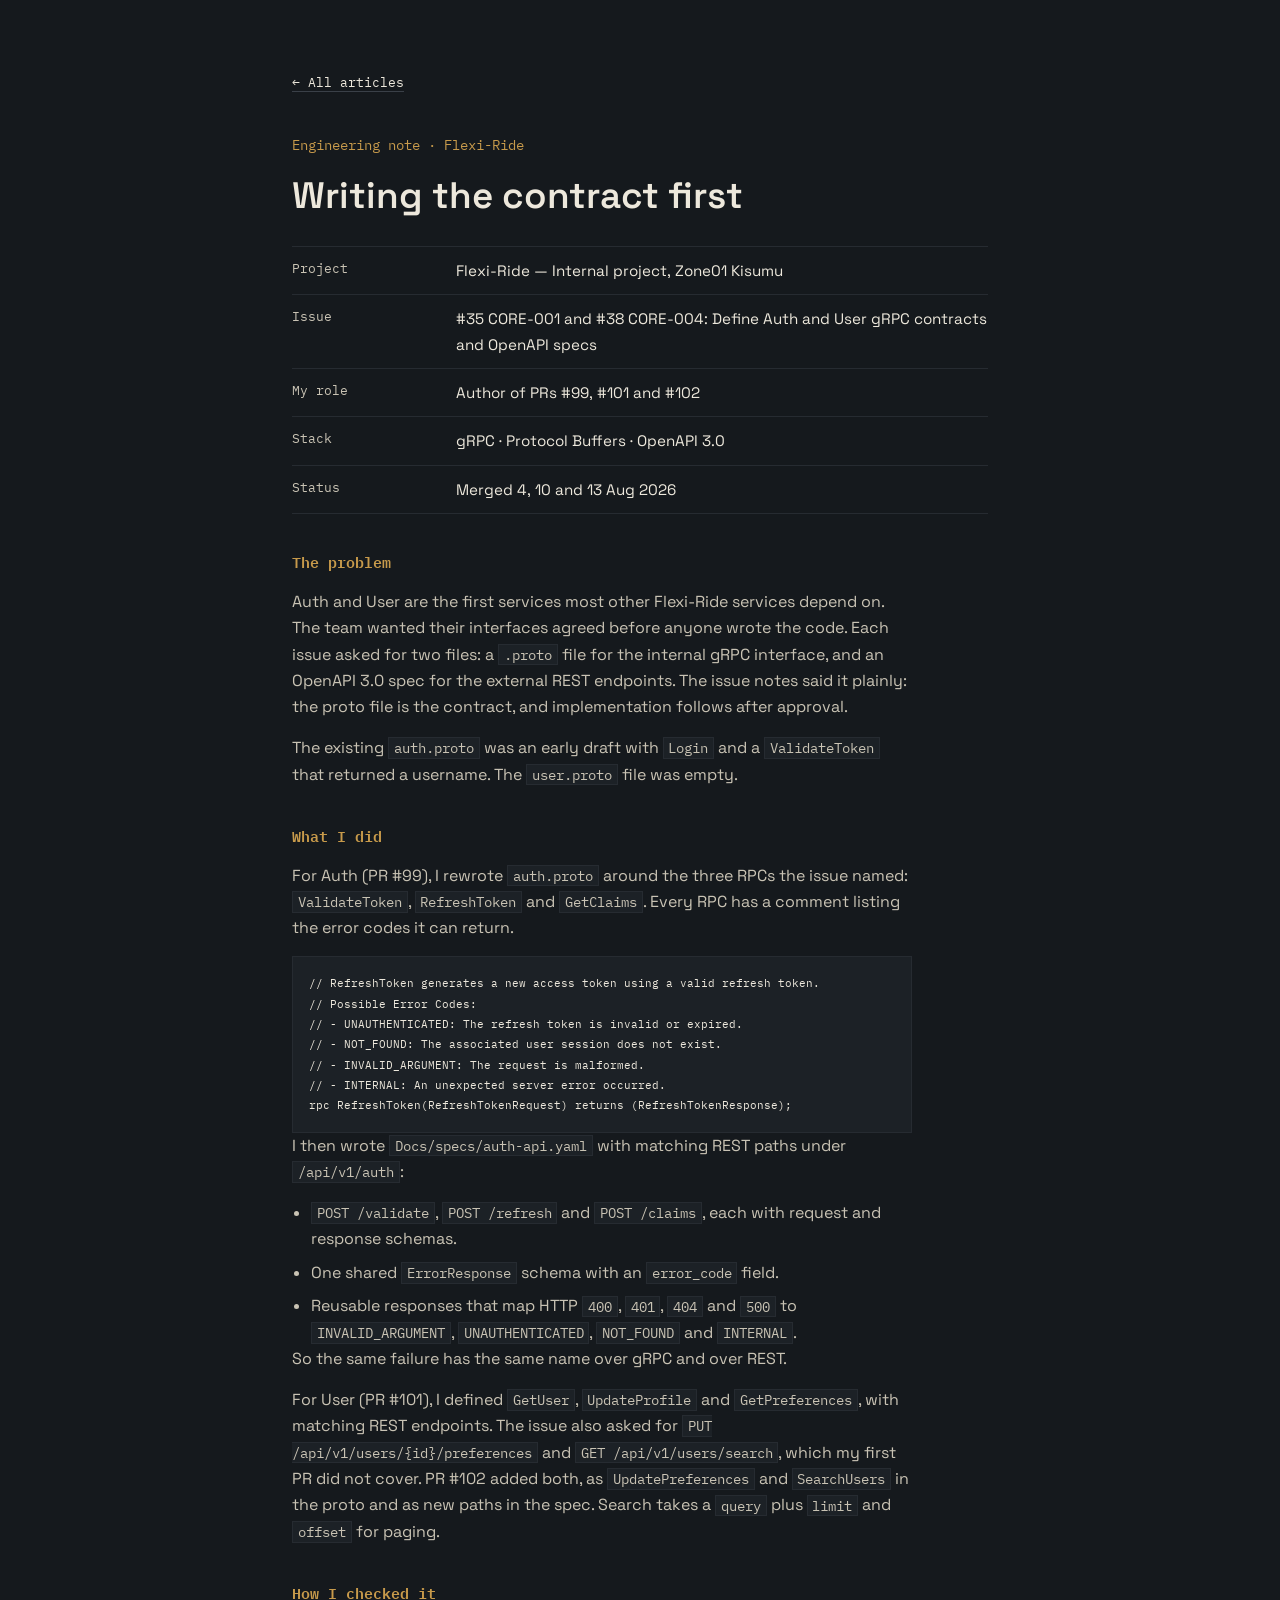
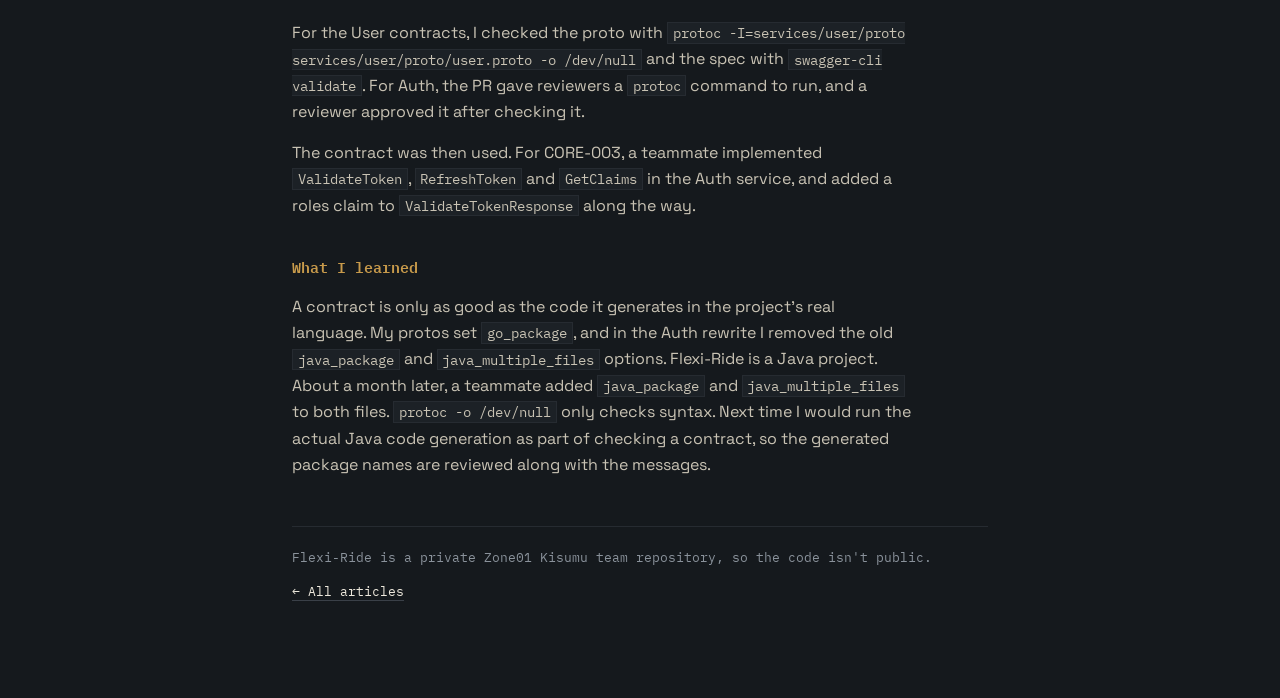
<file: articles/flexiride-contract-first.html>
<!DOCTYPE html>
<html lang="en">
<head>
<meta charset="UTF-8">
<meta name="viewport" content="width=device-width, initial-scale=1.0">
<title>Writing the contract first — Ian Ochieng</title>
<meta name="description" content="Defining gRPC and OpenAPI contracts for the Flexi-Ride Auth and User services before anyone wrote the implementation.">
<meta name="author" content="Ian Ochieng">
<link rel="canonical" href="https://iochieng1.github.io/My-Blog/articles/flexiride-contract-first.html">
<meta property="og:type" content="article">
<meta property="og:title" content="Writing the contract first">
<meta property="og:description" content="Defining gRPC and OpenAPI contracts for the Flexi-Ride Auth and User services before anyone wrote the implementation.">
<meta property="og:url" content="https://iochieng1.github.io/My-Blog/articles/flexiride-contract-first.html">
<meta property="article:published_time" content="2026-08-13">
<link rel="icon" href="../favicon.svg" type="image/svg+xml">
<link rel="preconnect" href="https://fonts.googleapis.com">
<link rel="preconnect" href="https://fonts.gstatic.com" crossorigin>
<link href="https://fonts.googleapis.com/css2?family=Space+Grotesk:wght@400;500;600;700&family=IBM+Plex+Mono:wght@400;500&display=swap" rel="stylesheet">
<link rel="stylesheet" href="../style.css">
</head>
<body>

<a class="skip-link" href="#top">Skip to content</a>

<main id="top" class="note" tabindex="-1">

  <p class="note-back"><a href="../#articles">← All articles</a></p>

  <article>
    <header class="note-head">
      <p class="hero-kicker">Engineering note · Flexi-Ride</p>
      <h1>Writing the contract first</h1>
      <dl class="ledger">
        <div class="ledger-row"><dt>Project</dt><dd>Flexi-Ride — Internal project, Zone01 Kisumu</dd></div>
        <div class="ledger-row"><dt>Issue</dt><dd>#35 CORE-001 and #38 CORE-004: Define Auth and User gRPC contracts and OpenAPI specs</dd></div>
        <div class="ledger-row"><dt>My role</dt><dd>Author of PRs #99, #101 and #102</dd></div>
        <div class="ledger-row"><dt>Stack</dt><dd>gRPC · Protocol Buffers · OpenAPI 3.0</dd></div>
        <div class="ledger-row"><dt>Status</dt><dd>Merged 4, 10 and 13 Aug 2026</dd></div>
      </dl>
    </header>

    <section class="note-body">
      <h2>The problem</h2>
      <p>Auth and User are the first services most other Flexi-Ride services depend on. The team wanted their interfaces agreed before anyone wrote the code. Each issue asked for two files: a <code>.proto</code> file for the internal gRPC interface, and an OpenAPI 3.0 spec for the external REST endpoints. The issue notes said it plainly: the proto file is the contract, and implementation follows after approval.</p>
      <p>The existing <code>auth.proto</code> was an early draft with <code>Login</code> and a <code>ValidateToken</code> that returned a username. The <code>user.proto</code> file was empty.</p>

      <h2>What I did</h2>
      <p>For Auth (PR #99), I rewrote <code>auth.proto</code> around the three RPCs the issue named: <code>ValidateToken</code>, <code>RefreshToken</code> and <code>GetClaims</code>. Every RPC has a comment listing the error codes it can return.</p>
      <pre><code>// RefreshToken generates a new access token using a valid refresh token.
// Possible Error Codes:
// - UNAUTHENTICATED: The refresh token is invalid or expired.
// - NOT_FOUND: The associated user session does not exist.
// - INVALID_ARGUMENT: The request is malformed.
// - INTERNAL: An unexpected server error occurred.
rpc RefreshToken(RefreshTokenRequest) returns (RefreshTokenResponse);</code></pre>
      <p>I then wrote <code>Docs/specs/auth-api.yaml</code> with matching REST paths under <code>/api/v1/auth</code>:</p>
      <ul>
        <li><code>POST /validate</code>, <code>POST /refresh</code> and <code>POST /claims</code>, each with request and response schemas.</li>
        <li>One shared <code>ErrorResponse</code> schema with an <code>error_code</code> field.</li>
        <li>Reusable responses that map HTTP <code>400</code>, <code>401</code>, <code>404</code> and <code>500</code> to <code>INVALID_ARGUMENT</code>, <code>UNAUTHENTICATED</code>, <code>NOT_FOUND</code> and <code>INTERNAL</code>.</li>
      </ul>
      <p>So the same failure has the same name over gRPC and over REST.</p>
      <p>For User (PR #101), I defined <code>GetUser</code>, <code>UpdateProfile</code> and <code>GetPreferences</code>, with matching REST endpoints. The issue also asked for <code>PUT /api/v1/users/{id}/preferences</code> and <code>GET /api/v1/users/search</code>, which my first PR did not cover. PR #102 added both, as <code>UpdatePreferences</code> and <code>SearchUsers</code> in the proto and as new paths in the spec. Search takes a <code>query</code> plus <code>limit</code> and <code>offset</code> for paging.</p>

      <h2>How I checked it</h2>
      <p>For the User contracts, I checked the proto with <code>protoc -I=services/user/proto services/user/proto/user.proto -o /dev/null</code> and the spec with <code>swagger-cli validate</code>. For Auth, the PR gave reviewers a <code>protoc</code> command to run, and a reviewer approved it after checking it.</p>
      <p>The contract was then used. For CORE-003, a teammate implemented <code>ValidateToken</code>, <code>RefreshToken</code> and <code>GetClaims</code> in the Auth service, and added a roles claim to <code>ValidateTokenResponse</code> along the way.</p>

      <h2>What I learned</h2>
      <p>A contract is only as good as the code it generates in the project's real language. My protos set <code>go_package</code>, and in the Auth rewrite I removed the old <code>java_package</code> and <code>java_multiple_files</code> options. Flexi-Ride is a Java project. About a month later, a teammate added <code>java_package</code> and <code>java_multiple_files</code> to both files. <code>protoc -o /dev/null</code> only checks syntax. Next time I would run the actual Java code generation as part of checking a contract, so the generated package names are reviewed along with the messages.</p>
    </section>

    <footer class="note-foot">
      <p>Flexi-Ride is a private Zone01 Kisumu team repository, so the code isn't public.</p>
      <p><a href="../#articles">← All articles</a></p>
    </footer>
  </article>

</main>

</body>
</html>
</file>
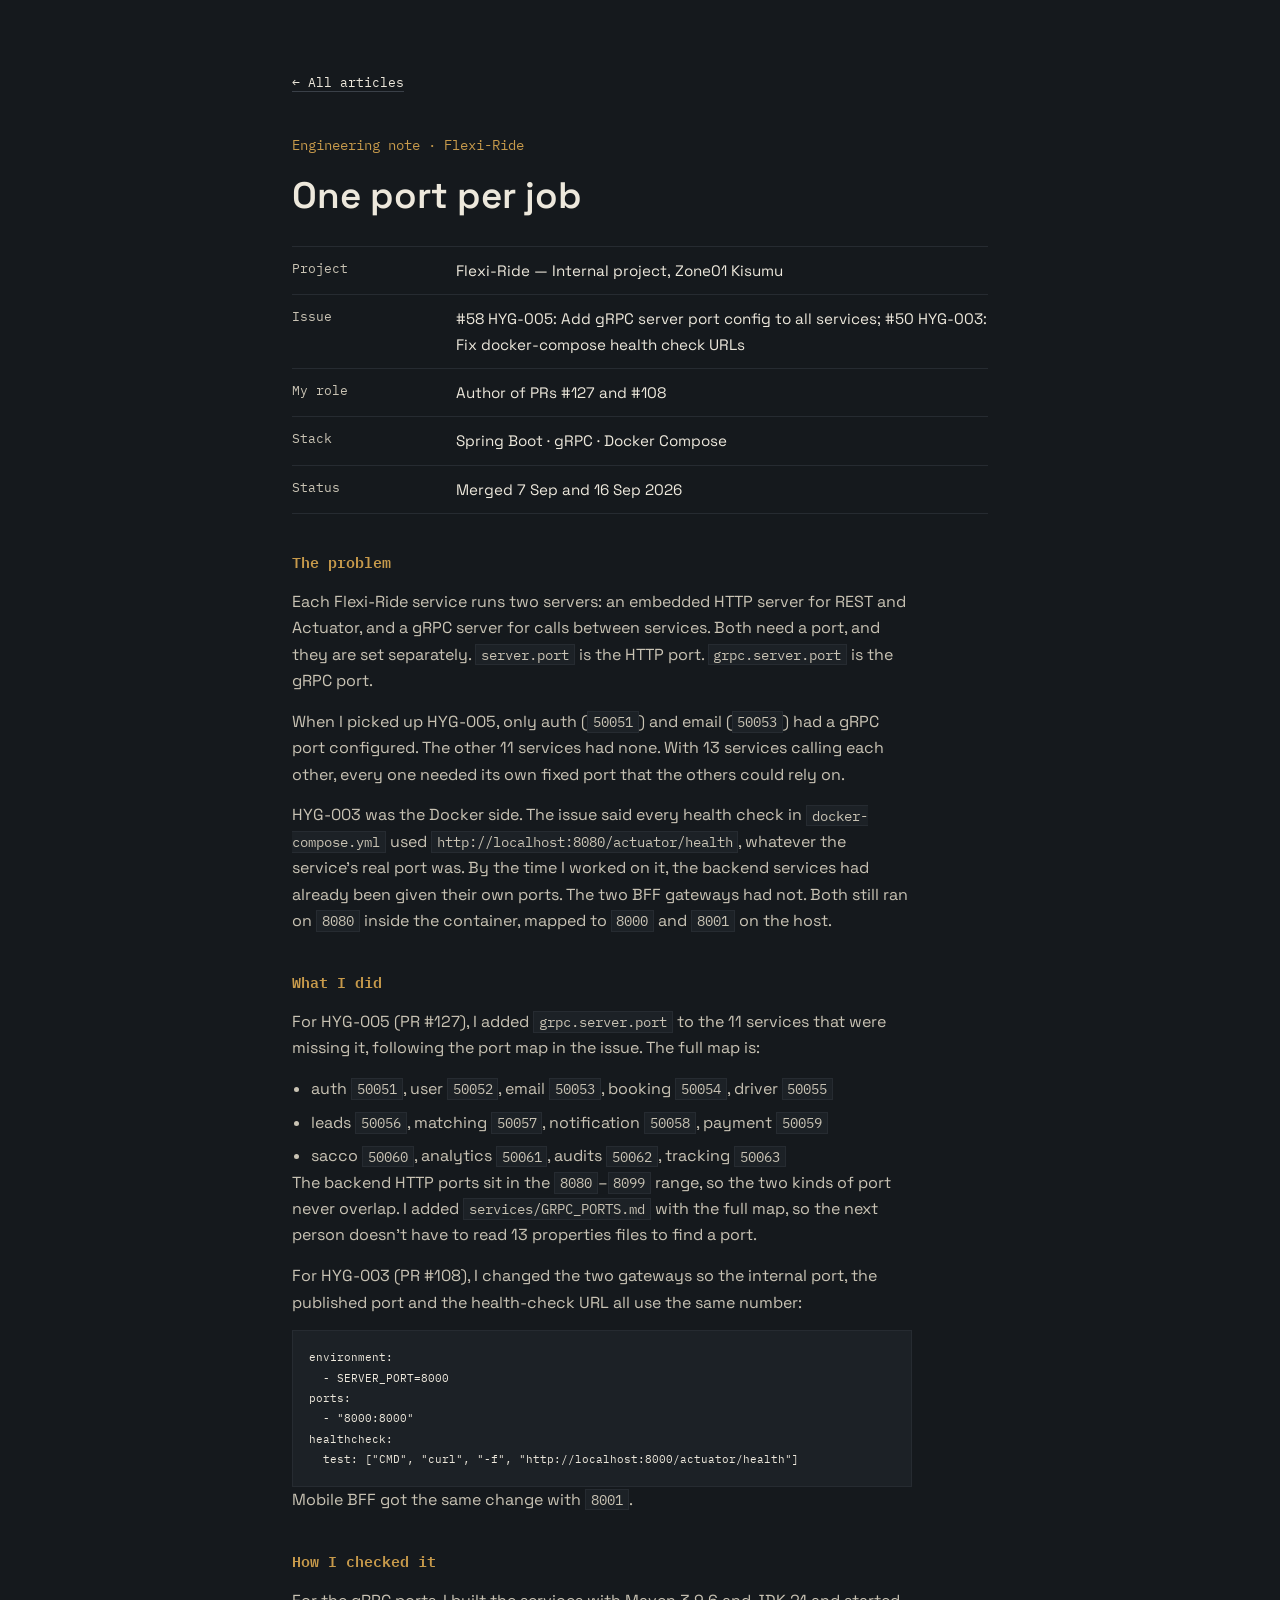
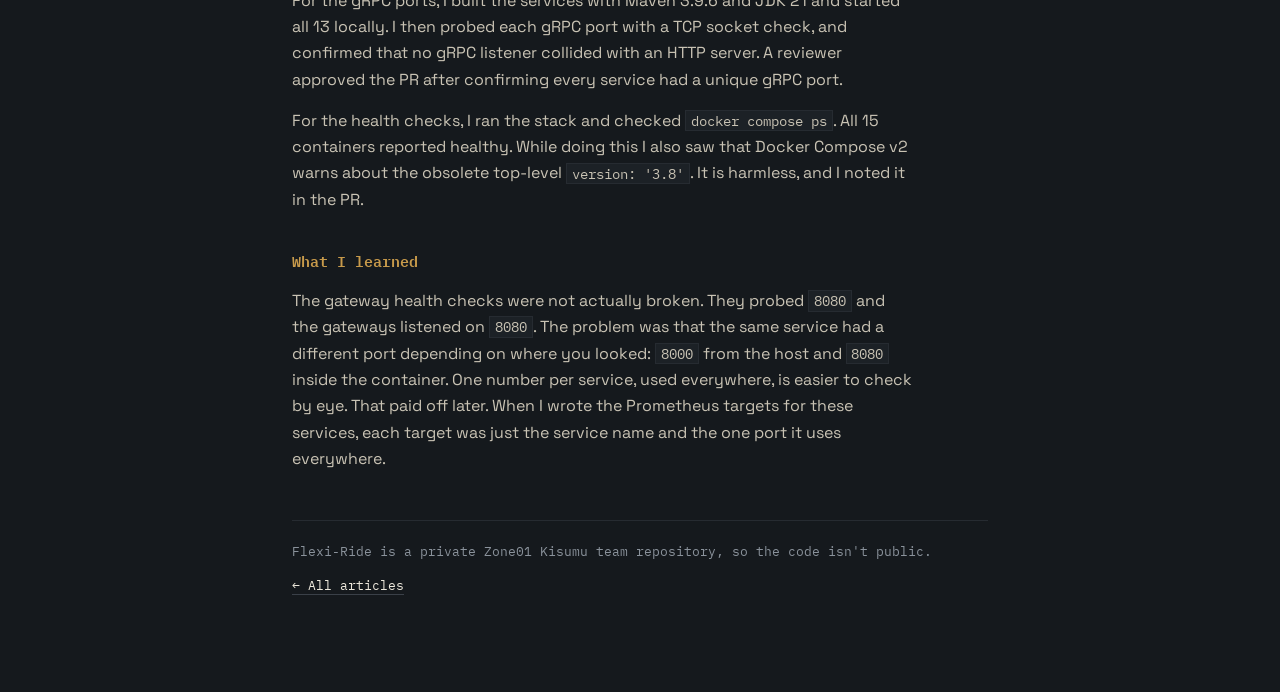
<file: articles/flexiride-ports-healthchecks.html>
<!DOCTYPE html>
<html lang="en">
<head>
<meta charset="UTF-8">
<meta name="viewport" content="width=device-width, initial-scale=1.0">
<title>One port per job — Ian Ochieng</title>
<meta name="description" content="Giving 13 Flexi-Ride services unique gRPC ports, keeping HTTP and gRPC ports apart, and making docker-compose health checks probe the right port.">
<meta name="author" content="Ian Ochieng">
<link rel="canonical" href="https://iochieng1.github.io/My-Blog/articles/flexiride-ports-healthchecks.html">
<meta property="og:type" content="article">
<meta property="og:title" content="One port per job">
<meta property="og:description" content="Giving 13 Flexi-Ride services unique gRPC ports, keeping HTTP and gRPC ports apart, and making docker-compose health checks probe the right port.">
<meta property="og:url" content="https://iochieng1.github.io/My-Blog/articles/flexiride-ports-healthchecks.html">
<meta property="article:published_time" content="2026-09-16">
<link rel="icon" href="../favicon.svg" type="image/svg+xml">
<link rel="preconnect" href="https://fonts.googleapis.com">
<link rel="preconnect" href="https://fonts.gstatic.com" crossorigin>
<link href="https://fonts.googleapis.com/css2?family=Space+Grotesk:wght@400;500;600;700&family=IBM+Plex+Mono:wght@400;500&display=swap" rel="stylesheet">
<link rel="stylesheet" href="../style.css">
</head>
<body>

<a class="skip-link" href="#top">Skip to content</a>

<main id="top" class="note" tabindex="-1">

  <p class="note-back"><a href="../#articles">← All articles</a></p>

  <article>
    <header class="note-head">
      <p class="hero-kicker">Engineering note · Flexi-Ride</p>
      <h1>One port per job</h1>
      <dl class="ledger">
        <div class="ledger-row"><dt>Project</dt><dd>Flexi-Ride — Internal project, Zone01 Kisumu</dd></div>
        <div class="ledger-row"><dt>Issue</dt><dd>#58 HYG-005: Add gRPC server port config to all services; #50 HYG-003: Fix docker-compose health check URLs</dd></div>
        <div class="ledger-row"><dt>My role</dt><dd>Author of PRs #127 and #108</dd></div>
        <div class="ledger-row"><dt>Stack</dt><dd>Spring Boot · gRPC · Docker Compose</dd></div>
        <div class="ledger-row"><dt>Status</dt><dd>Merged 7 Sep and 16 Sep 2026</dd></div>
      </dl>
    </header>

    <section class="note-body">
      <h2>The problem</h2>
      <p>Each Flexi-Ride service runs two servers: an embedded HTTP server for REST and Actuator, and a gRPC server for calls between services. Both need a port, and they are set separately. <code>server.port</code> is the HTTP port. <code>grpc.server.port</code> is the gRPC port.</p>
      <p>When I picked up HYG-005, only auth (<code>50051</code>) and email (<code>50053</code>) had a gRPC port configured. The other 11 services had none. With 13 services calling each other, every one needed its own fixed port that the others could rely on.</p>
      <p>HYG-003 was the Docker side. The issue said every health check in <code>docker-compose.yml</code> used <code>http://localhost:8080/actuator/health</code>, whatever the service's real port was. By the time I worked on it, the backend services had already been given their own ports. The two BFF gateways had not. Both still ran on <code>8080</code> inside the container, mapped to <code>8000</code> and <code>8001</code> on the host.</p>

      <h2>What I did</h2>
      <p>For HYG-005 (PR #127), I added <code>grpc.server.port</code> to the 11 services that were missing it, following the port map in the issue. The full map is:</p>
      <ul>
        <li>auth <code>50051</code>, user <code>50052</code>, email <code>50053</code>, booking <code>50054</code>, driver <code>50055</code></li>
        <li>leads <code>50056</code>, matching <code>50057</code>, notification <code>50058</code>, payment <code>50059</code></li>
        <li>sacco <code>50060</code>, analytics <code>50061</code>, audits <code>50062</code>, tracking <code>50063</code></li>
      </ul>
      <p>The backend HTTP ports sit in the <code>8080</code>&ndash;<code>8099</code> range, so the two kinds of port never overlap. I added <code>services/GRPC_PORTS.md</code> with the full map, so the next person doesn't have to read 13 properties files to find a port.</p>
      <p>For HYG-003 (PR #108), I changed the two gateways so the internal port, the published port and the health-check URL all use the same number:</p>
      <pre><code>environment:
  - SERVER_PORT=8000
ports:
  - "8000:8000"
healthcheck:
  test: ["CMD", "curl", "-f", "http://localhost:8000/actuator/health"]</code></pre>
      <p>Mobile BFF got the same change with <code>8001</code>.</p>

      <h2>How I checked it</h2>
      <p>For the gRPC ports, I built the services with Maven 3.9.6 and JDK 21 and started all 13 locally. I then probed each gRPC port with a TCP socket check, and confirmed that no gRPC listener collided with an HTTP server. A reviewer approved the PR after confirming every service had a unique gRPC port.</p>
      <p>For the health checks, I ran the stack and checked <code>docker compose ps</code>. All 15 containers reported healthy. While doing this I also saw that Docker Compose v2 warns about the obsolete top-level <code>version: '3.8'</code>. It is harmless, and I noted it in the PR.</p>

      <h2>What I learned</h2>
      <p>The gateway health checks were not actually broken. They probed <code>8080</code> and the gateways listened on <code>8080</code>. The problem was that the same service had a different port depending on where you looked: <code>8000</code> from the host and <code>8080</code> inside the container. One number per service, used everywhere, is easier to check by eye. That paid off later. When I wrote the Prometheus targets for these services, each target was just the service name and the one port it uses everywhere.</p>
    </section>

    <footer class="note-foot">
      <p>Flexi-Ride is a private Zone01 Kisumu team repository, so the code isn't public.</p>
      <p><a href="../#articles">← All articles</a></p>
    </footer>
  </article>

</main>

</body>
</html>
</file>
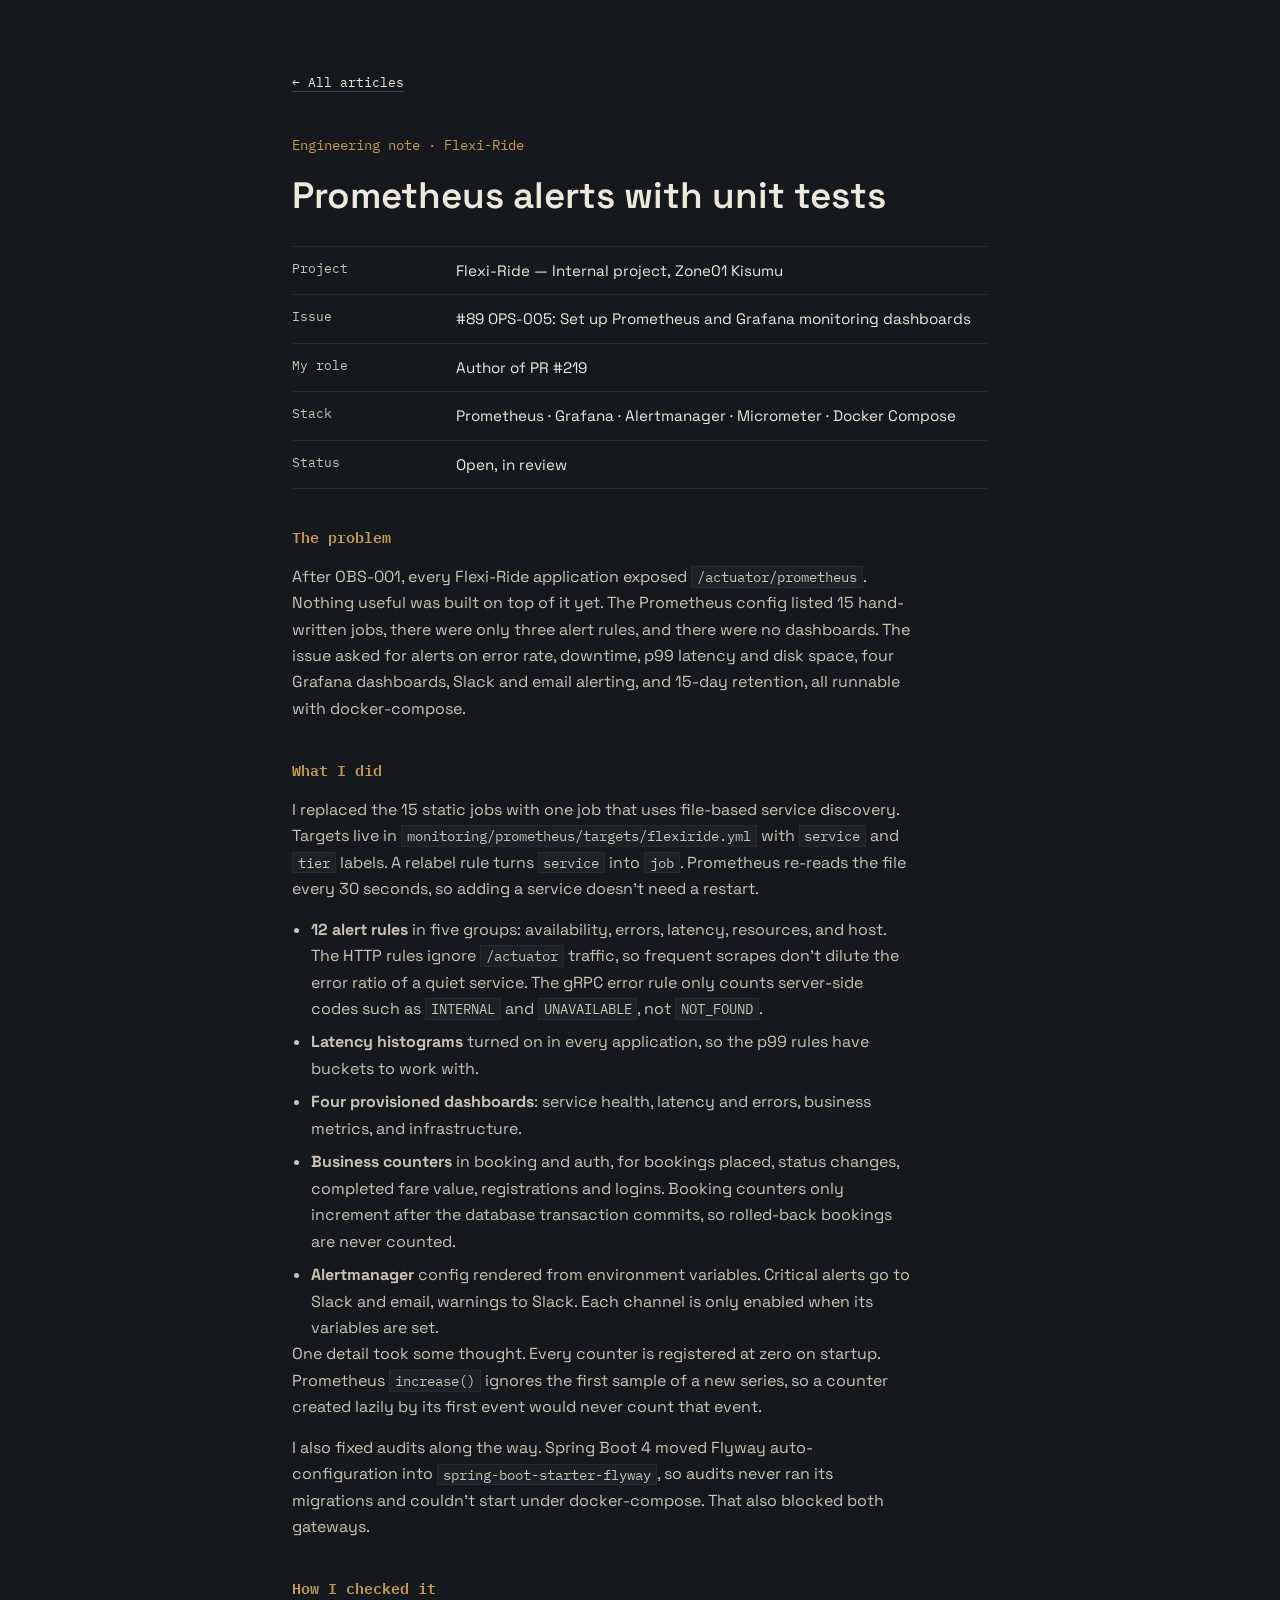
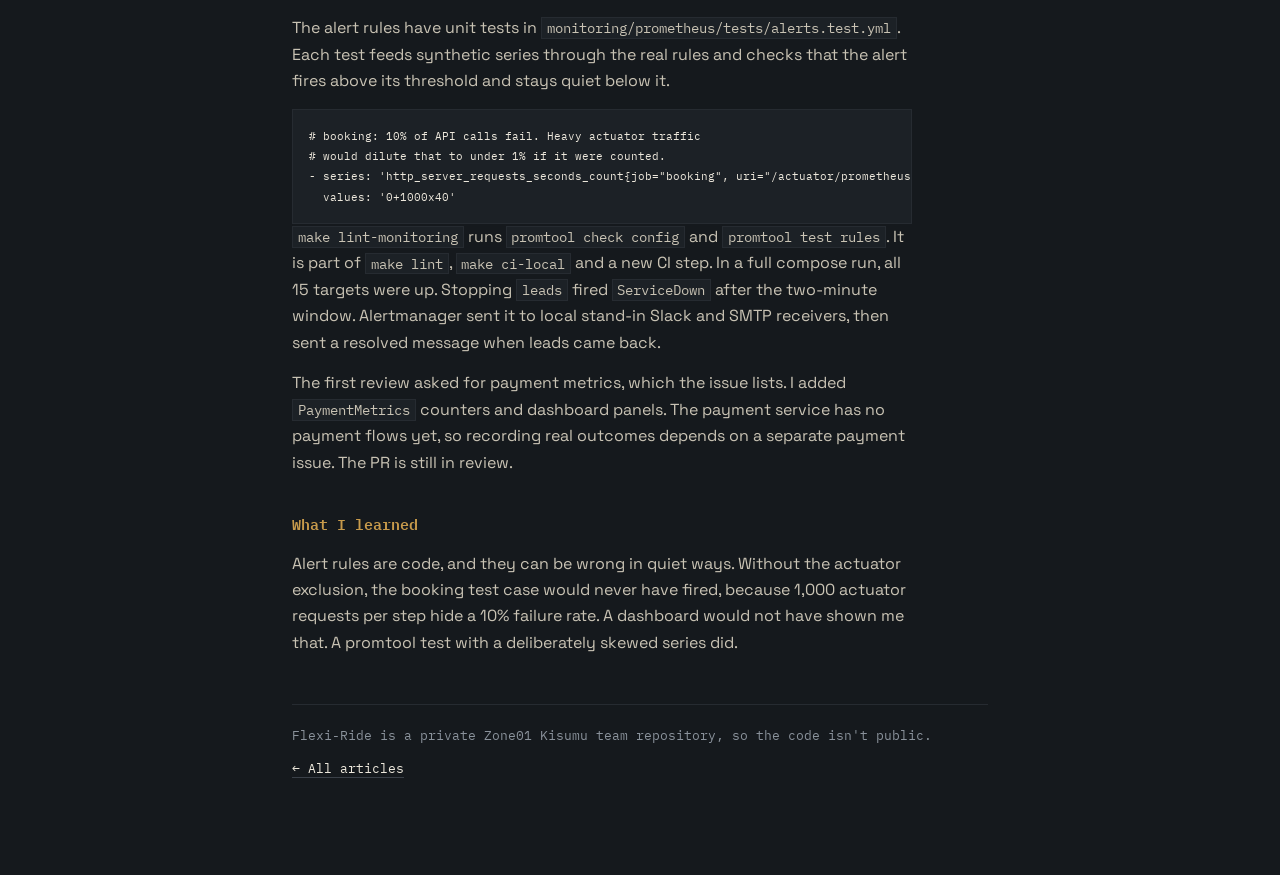
<file: articles/flexiride-prometheus-grafana.html>
<!DOCTYPE html>
<html lang="en">
<head>
<meta charset="UTF-8">
<meta name="viewport" content="width=device-width, initial-scale=1.0">
<title>Prometheus alerts with unit tests — Ian Ochieng</title>
<meta name="description" content="Setting up Prometheus service discovery, 12 promtool-tested alert rules, Grafana dashboards and business counters for 15 Flexi-Ride applications.">
<meta name="author" content="Ian Ochieng">
<link rel="canonical" href="https://iochieng1.github.io/My-Blog/articles/flexiride-prometheus-grafana.html">
<meta property="og:type" content="article">
<meta property="og:title" content="Prometheus alerts with unit tests">
<meta property="og:description" content="Setting up Prometheus service discovery, 12 promtool-tested alert rules, Grafana dashboards and business counters for 15 Flexi-Ride applications.">
<meta property="og:url" content="https://iochieng1.github.io/My-Blog/articles/flexiride-prometheus-grafana.html">
<meta property="article:published_time" content="2026-10-06">
<link rel="icon" href="../favicon.svg" type="image/svg+xml">
<link rel="preconnect" href="https://fonts.googleapis.com">
<link rel="preconnect" href="https://fonts.gstatic.com" crossorigin>
<link href="https://fonts.googleapis.com/css2?family=Space+Grotesk:wght@400;500;600;700&family=IBM+Plex+Mono:wght@400;500&display=swap" rel="stylesheet">
<link rel="stylesheet" href="../style.css">
</head>
<body>

<a class="skip-link" href="#top">Skip to content</a>

<main id="top" class="note" tabindex="-1">

  <p class="note-back"><a href="../#articles">← All articles</a></p>

  <article>
    <header class="note-head">
      <p class="hero-kicker">Engineering note · Flexi-Ride</p>
      <h1>Prometheus alerts with unit tests</h1>
      <dl class="ledger">
        <div class="ledger-row"><dt>Project</dt><dd>Flexi-Ride — Internal project, Zone01 Kisumu</dd></div>
        <div class="ledger-row"><dt>Issue</dt><dd>#89 OPS-005: Set up Prometheus and Grafana monitoring dashboards</dd></div>
        <div class="ledger-row"><dt>My role</dt><dd>Author of PR #219</dd></div>
        <div class="ledger-row"><dt>Stack</dt><dd>Prometheus · Grafana · Alertmanager · Micrometer · Docker Compose</dd></div>
        <div class="ledger-row"><dt>Status</dt><dd>Open, in review</dd></div>
      </dl>
    </header>

    <section class="note-body">
      <h2>The problem</h2>
      <p>After OBS-001, every Flexi-Ride application exposed <code>/actuator/prometheus</code>. Nothing useful was built on top of it yet. The Prometheus config listed 15 hand-written jobs, there were only three alert rules, and there were no dashboards. The issue asked for alerts on error rate, downtime, p99 latency and disk space, four Grafana dashboards, Slack and email alerting, and 15-day retention, all runnable with docker-compose.</p>

      <h2>What I did</h2>
      <p>I replaced the 15 static jobs with one job that uses file-based service discovery. Targets live in <code>monitoring/prometheus/targets/flexiride.yml</code> with <code>service</code> and <code>tier</code> labels. A relabel rule turns <code>service</code> into <code>job</code>. Prometheus re-reads the file every 30 seconds, so adding a service doesn't need a restart.</p>
      <ul>
        <li><strong>12 alert rules</strong> in five groups: availability, errors, latency, resources, and host. The HTTP rules ignore <code>/actuator</code> traffic, so frequent scrapes don't dilute the error ratio of a quiet service. The gRPC error rule only counts server-side codes such as <code>INTERNAL</code> and <code>UNAVAILABLE</code>, not <code>NOT_FOUND</code>.</li>
        <li><strong>Latency histograms</strong> turned on in every application, so the p99 rules have buckets to work with.</li>
        <li><strong>Four provisioned dashboards</strong>: service health, latency and errors, business metrics, and infrastructure.</li>
        <li><strong>Business counters</strong> in booking and auth, for bookings placed, status changes, completed fare value, registrations and logins. Booking counters only increment after the database transaction commits, so rolled-back bookings are never counted.</li>
        <li><strong>Alertmanager</strong> config rendered from environment variables. Critical alerts go to Slack and email, warnings to Slack. Each channel is only enabled when its variables are set.</li>
      </ul>
      <p>One detail took some thought. Every counter is registered at zero on startup. Prometheus <code>increase()</code> ignores the first sample of a new series, so a counter created lazily by its first event would never count that event.</p>
      <p>I also fixed audits along the way. Spring Boot 4 moved Flyway auto-configuration into <code>spring-boot-starter-flyway</code>, so audits never ran its migrations and couldn't start under docker-compose. That also blocked both gateways.</p>

      <h2>How I checked it</h2>
      <p>The alert rules have unit tests in <code>monitoring/prometheus/tests/alerts.test.yml</code>. Each test feeds synthetic series through the real rules and checks that the alert fires above its threshold and stays quiet below it.</p>
      <pre><code># booking: 10% of API calls fail. Heavy actuator traffic
# would dilute that to under 1% if it were counted.
- series: 'http_server_requests_seconds_count{job="booking", uri="/actuator/prometheus", status="200"}'
  values: '0+1000x40'</code></pre>
      <p><code>make lint-monitoring</code> runs <code>promtool check config</code> and <code>promtool test rules</code>. It is part of <code>make lint</code>, <code>make ci-local</code> and a new CI step. In a full compose run, all 15 targets were up. Stopping <code>leads</code> fired <code>ServiceDown</code> after the two-minute window. Alertmanager sent it to local stand-in Slack and SMTP receivers, then sent a resolved message when leads came back.</p>
      <p>The first review asked for payment metrics, which the issue lists. I added <code>PaymentMetrics</code> counters and dashboard panels. The payment service has no payment flows yet, so recording real outcomes depends on a separate payment issue. The PR is still in review.</p>

      <h2>What I learned</h2>
      <p>Alert rules are code, and they can be wrong in quiet ways. Without the actuator exclusion, the booking test case would never have fired, because 1,000 actuator requests per step hide a 10% failure rate. A dashboard would not have shown me that. A promtool test with a deliberately skewed series did.</p>
    </section>

    <footer class="note-foot">
      <p>Flexi-Ride is a private Zone01 Kisumu team repository, so the code isn't public.</p>
      <p><a href="../#articles">← All articles</a></p>
    </footer>
  </article>

</main>

</body>
</html>
</file>
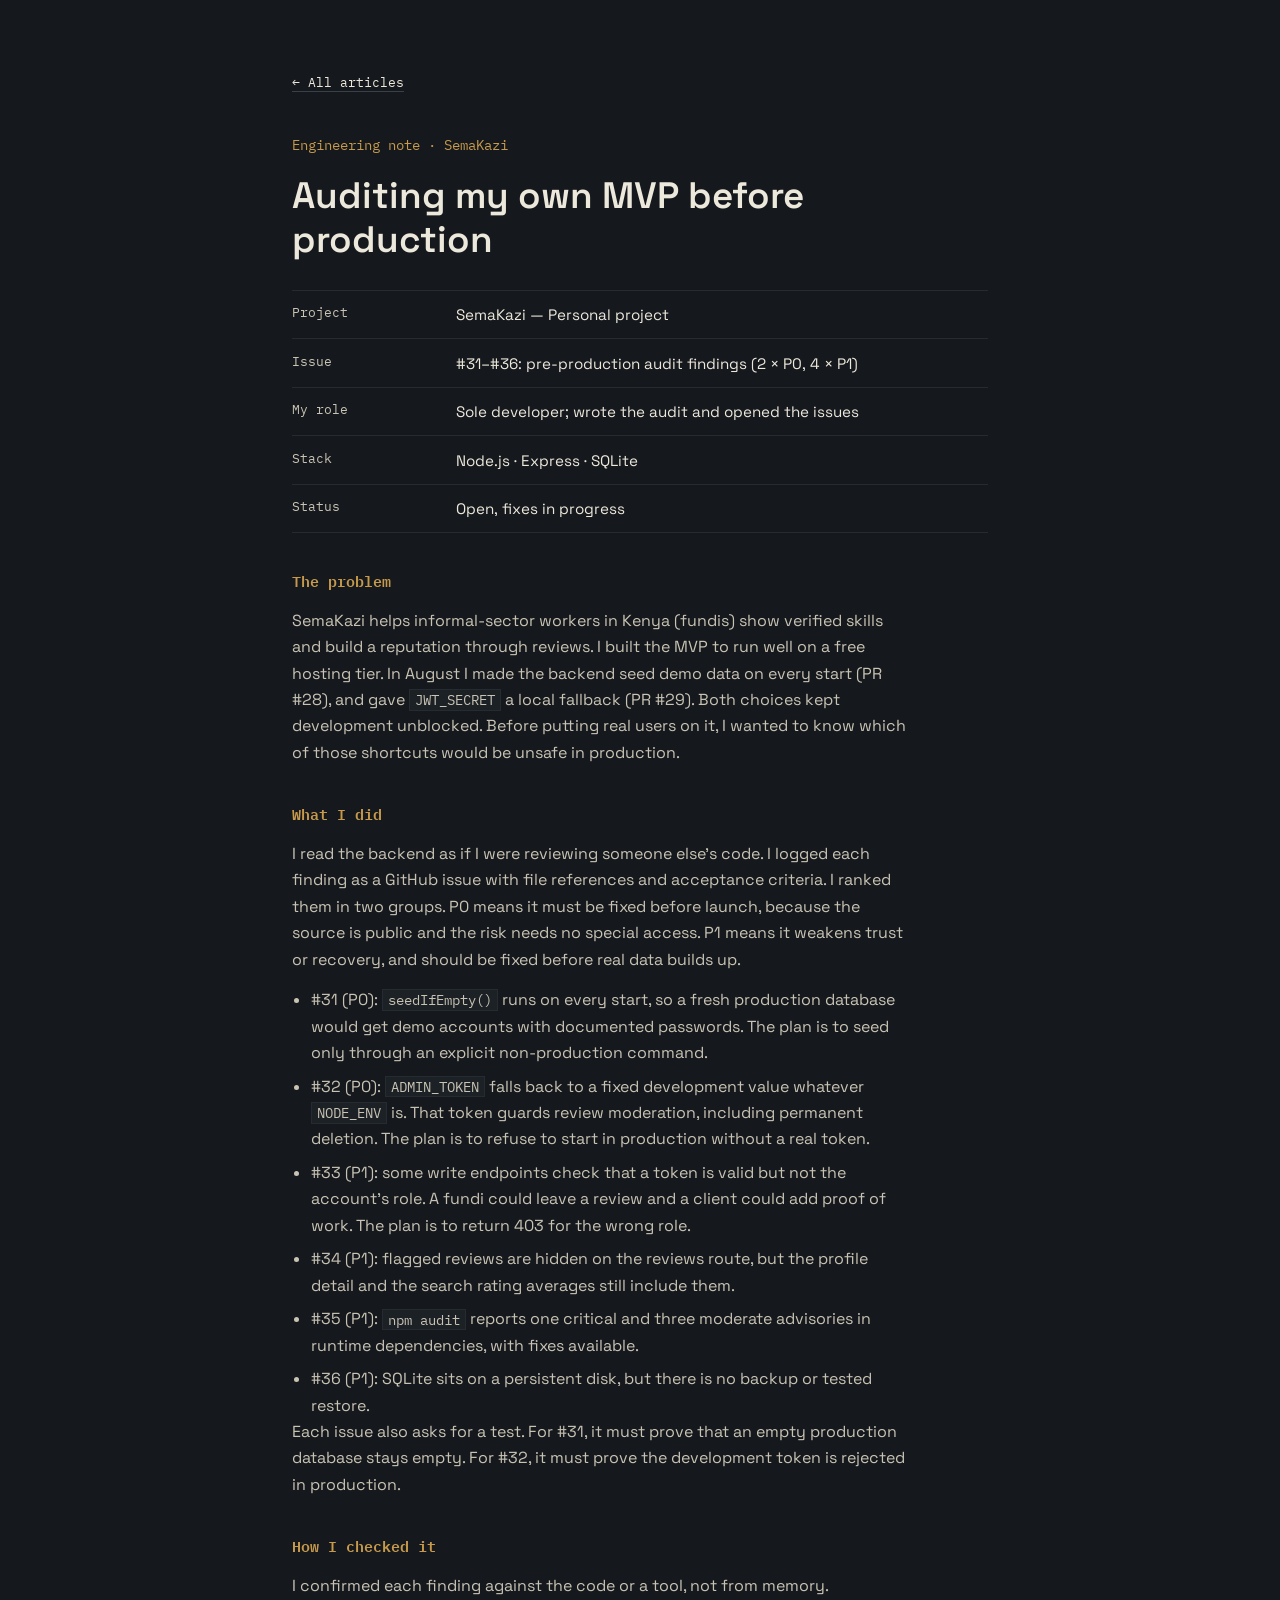
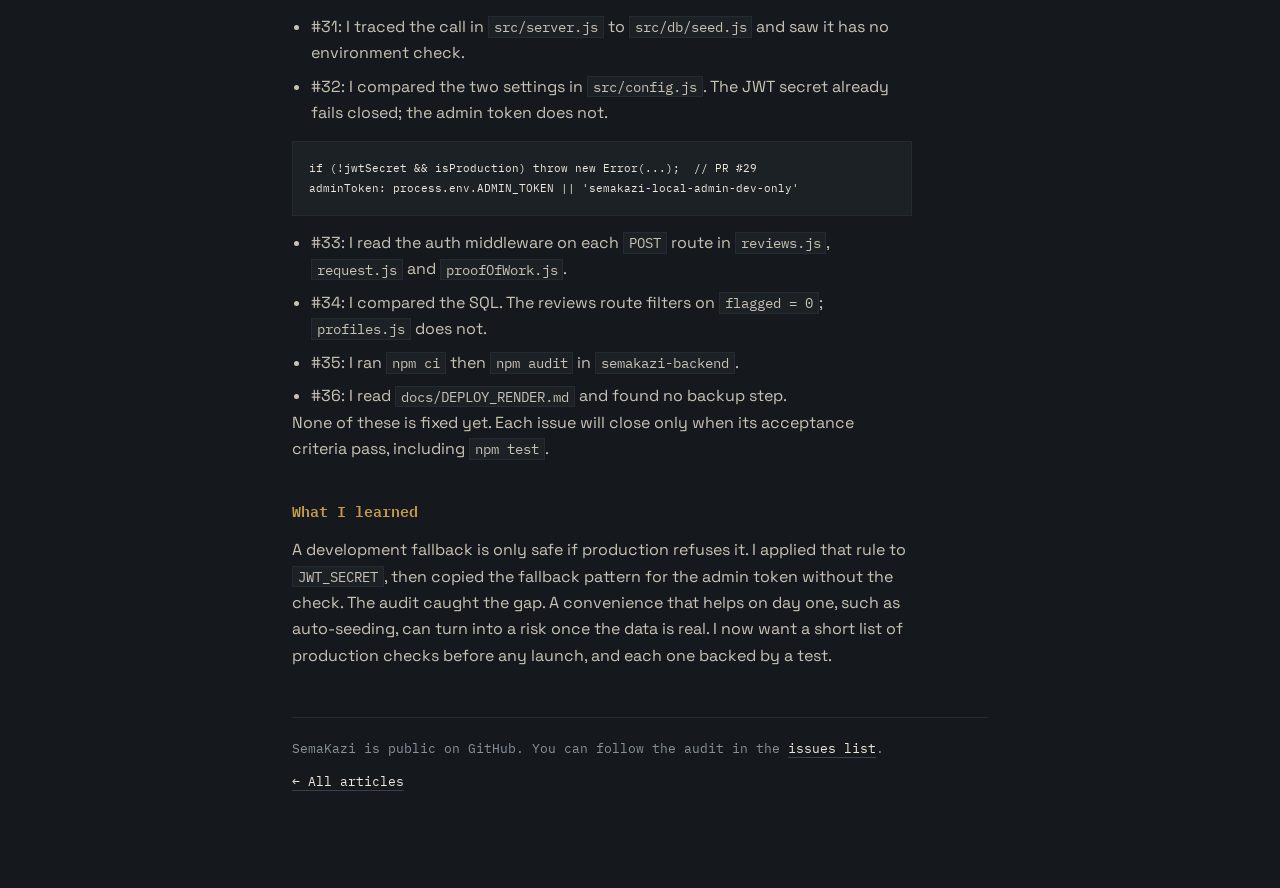
<file: articles/semakazi-production-audit.html>
<!DOCTYPE html>
<html lang="en">
<head>
<meta charset="UTF-8">
<meta name="viewport" content="width=device-width, initial-scale=1.0">
<title>Auditing my own MVP before production — Ian Ochieng</title>
<meta name="description" content="I audited SemaKazi before launch, found six risks in config, roles, moderation, dependencies and backups, and ranked them P0 or P1.">
<meta name="author" content="Ian Ochieng">
<link rel="canonical" href="https://iochieng1.github.io/My-Blog/articles/semakazi-production-audit.html">
<meta property="og:type" content="article">
<meta property="og:title" content="Auditing my own MVP before production">
<meta property="og:description" content="I audited SemaKazi before launch, found six risks in config, roles, moderation, dependencies and backups, and ranked them P0 or P1.">
<meta property="og:url" content="https://iochieng1.github.io/My-Blog/articles/semakazi-production-audit.html">
<meta property="article:published_time" content="2026-10-06">
<link rel="icon" href="../favicon.svg" type="image/svg+xml">
<link rel="preconnect" href="https://fonts.googleapis.com">
<link rel="preconnect" href="https://fonts.gstatic.com" crossorigin>
<link href="https://fonts.googleapis.com/css2?family=Space+Grotesk:wght@400;500;600;700&family=IBM+Plex+Mono:wght@400;500&display=swap" rel="stylesheet">
<link rel="stylesheet" href="../style.css">
</head>
<body>

<a class="skip-link" href="#top">Skip to content</a>

<main id="top" class="note" tabindex="-1">

  <p class="note-back"><a href="../#articles">← All articles</a></p>

  <article>
    <header class="note-head">
      <p class="hero-kicker">Engineering note · SemaKazi</p>
      <h1>Auditing my own MVP before production</h1>
      <dl class="ledger">
        <div class="ledger-row"><dt>Project</dt><dd>SemaKazi — Personal project</dd></div>
        <div class="ledger-row"><dt>Issue</dt><dd>#31–#36: pre-production audit findings (2 × P0, 4 × P1)</dd></div>
        <div class="ledger-row"><dt>My role</dt><dd>Sole developer; wrote the audit and opened the issues</dd></div>
        <div class="ledger-row"><dt>Stack</dt><dd>Node.js · Express · SQLite</dd></div>
        <div class="ledger-row"><dt>Status</dt><dd>Open, fixes in progress</dd></div>
      </dl>
    </header>

    <section class="note-body">
      <h2>The problem</h2>
      <p>SemaKazi helps informal-sector workers in Kenya (fundis) show verified skills and build a reputation through reviews. I built the MVP to run well on a free hosting tier. In August I made the backend seed demo data on every start (PR #28), and gave <code>JWT_SECRET</code> a local fallback (PR #29). Both choices kept development unblocked. Before putting real users on it, I wanted to know which of those shortcuts would be unsafe in production.</p>

      <h2>What I did</h2>
      <p>I read the backend as if I were reviewing someone else's code. I logged each finding as a GitHub issue with file references and acceptance criteria. I ranked them in two groups. P0 means it must be fixed before launch, because the source is public and the risk needs no special access. P1 means it weakens trust or recovery, and should be fixed before real data builds up.</p>
      <ul>
        <li>#31 (P0): <code>seedIfEmpty()</code> runs on every start, so a fresh production database would get demo accounts with documented passwords. The plan is to seed only through an explicit non-production command.</li>
        <li>#32 (P0): <code>ADMIN_TOKEN</code> falls back to a fixed development value whatever <code>NODE_ENV</code> is. That token guards review moderation, including permanent deletion. The plan is to refuse to start in production without a real token.</li>
        <li>#33 (P1): some write endpoints check that a token is valid but not the account's role. A fundi could leave a review and a client could add proof of work. The plan is to return 403 for the wrong role.</li>
        <li>#34 (P1): flagged reviews are hidden on the reviews route, but the profile detail and the search rating averages still include them.</li>
        <li>#35 (P1): <code>npm audit</code> reports one critical and three moderate advisories in runtime dependencies, with fixes available.</li>
        <li>#36 (P1): SQLite sits on a persistent disk, but there is no backup or tested restore.</li>
      </ul>
      <p>Each issue also asks for a test. For #31, it must prove that an empty production database stays empty. For #32, it must prove the development token is rejected in production.</p>

      <h2>How I checked it</h2>
      <p>I confirmed each finding against the code or a tool, not from memory.</p>
      <ul>
        <li>#31: I traced the call in <code>src/server.js</code> to <code>src/db/seed.js</code> and saw it has no environment check.</li>
        <li>#32: I compared the two settings in <code>src/config.js</code>. The JWT secret already fails closed; the admin token does not.</li>
      </ul>
      <pre><code>if (!jwtSecret &amp;&amp; isProduction) throw new Error(...);  // PR #29
adminToken: process.env.ADMIN_TOKEN || 'semakazi-local-admin-dev-only'</code></pre>
      <ul>
        <li>#33: I read the auth middleware on each <code>POST</code> route in <code>reviews.js</code>, <code>request.js</code> and <code>proofOfWork.js</code>.</li>
        <li>#34: I compared the SQL. The reviews route filters on <code>flagged = 0</code>; <code>profiles.js</code> does not.</li>
        <li>#35: I ran <code>npm ci</code> then <code>npm audit</code> in <code>semakazi-backend</code>.</li>
        <li>#36: I read <code>docs/DEPLOY_RENDER.md</code> and found no backup step.</li>
      </ul>
      <p>None of these is fixed yet. Each issue will close only when its acceptance criteria pass, including <code>npm test</code>.</p>

      <h2>What I learned</h2>
      <p>A development fallback is only safe if production refuses it. I applied that rule to <code>JWT_SECRET</code>, then copied the fallback pattern for the admin token without the check. The audit caught the gap. A convenience that helps on day one, such as auto-seeding, can turn into a risk once the data is real. I now want a short list of production checks before any launch, and each one backed by a test.</p>
    </section>

    <footer class="note-foot">
      <p>SemaKazi is public on GitHub. You can follow the audit in the <a href="https://github.com/iochieng1/SemaKazi/issues" target="_blank" rel="noopener noreferrer">issues list<span class="sr-only"> (opens in a new tab)</span></a>.</p>
      <p><a href="../#articles">← All articles</a></p>
    </footer>
  </article>

</main>

</body>
</html>
</file>
<file: style.css>
/* =====================================================
   TOKENS
===================================================== */

:root {
  --ink: #15191d;
  --ink-soft: #1c2126;
  --paper: #ede8dc;
  --paper-dim: #c9c3b4;
  --rule: #3a4048;        /* borders only — too dark for text */
  --muted: #8a929b;       /* small secondary text, 5.6:1 on --ink (WCAG AA) */
  --rule-soft: #262b31;
  --green: #6f9c81;
  --brass: #c79a4b;

  --font-display: "Space Grotesk", "Segoe UI", sans-serif;
  --font-mono: "IBM Plex Mono", ui-monospace, Menlo, monospace;

  --measure: 62ch;
}

* {
  margin: 0;
  padding: 0;
  box-sizing: border-box;
}

html {
  scroll-behavior: smooth;
}

@media (prefers-reduced-motion: reduce) {
  html { scroll-behavior: auto; }
  * { animation-duration: 0.01ms !important; transition-duration: 0.01ms !important; }
}

body {
  background: var(--ink);
  color: var(--paper);
  font-family: var(--font-display);
  font-size: 16px;
  line-height: 1.65;
  -webkit-font-smoothing: antialiased;
}

a {
  color: inherit;
}

/* Accessibility helpers */

.sr-only {
  position: absolute;
  width: 1px;
  height: 1px;
  padding: 0;
  margin: -1px;
  overflow: hidden;
  clip: rect(0, 0, 0, 0);
  white-space: nowrap;
  border: 0;
}

.skip-link {
  position: absolute;
  left: 1rem;
  top: -3rem;
  z-index: 10;
  padding: 0.5rem 0.9rem;
  background: var(--paper);
  color: var(--ink);
  font-family: var(--font-mono);
  font-size: 0.85rem;
}

.skip-link:focus {
  top: 1rem;
}

main:focus {
  outline: none;
}

a:focus-visible,
button:focus-visible {
  outline: 2px solid var(--green);
  outline-offset: 3px;
}

/* =====================================================
   FRAME / LAYOUT
===================================================== */

.frame {
  display: grid;
  grid-template-columns: 220px 1fr;
  min-height: 100vh;
}

.rail {
  border-right: 1px solid var(--rule-soft);
  padding: 2.5rem 1.75rem;
  display: flex;
  flex-direction: column;
  gap: 3rem;
  position: sticky;
  top: 0;
  height: 100vh;
}

.rail-mark {
  font-family: var(--font-mono);
  font-size: 0.95rem;
  letter-spacing: 0.04em;
  color: var(--paper);
  text-decoration: none;
  border: 1px solid var(--rule);
  width: 2.4rem;
  height: 2.4rem;
  display: flex;
  align-items: center;
  justify-content: center;
}

.rail-nav {
  display: flex;
  flex-direction: column;
  gap: 1.1rem;
  font-family: var(--font-mono);
  font-size: 0.85rem;
}

.rail-nav a {
  text-decoration: none;
  color: var(--paper-dim);
  position: relative;
  width: fit-content;
  transition: color 0.2s ease;
}

.rail-nav a:hover,
.rail-nav a:focus-visible {
  color: var(--green);
}

.rail-nav a span {
  position: relative;
}

.rail-nav a span::after {
  content: "";
  position: absolute;
  left: 0;
  bottom: -3px;
  width: 100%;
  height: 1px;
  background: var(--green);
  transform: scaleX(0);
  transform-origin: left;
  transition: transform 0.2s ease;
}

.rail-nav a:hover span::after,
.rail-nav a:focus-visible span::after {
  transform: scaleX(1);
}

.rail-nav .rail-cta {
  margin-top: 0.6rem;
  color: var(--brass);
}

.rail-foot {
  margin-top: auto;
  font-family: var(--font-mono);
  font-size: 0.75rem;
  color: var(--muted);
}

main {
  width: min(760px, 100%);
  margin: 0 auto;
  padding: 4.5rem 2rem 6rem;
}

/* =====================================================
   HERO
===================================================== */

.hero {
  padding-bottom: 3.5rem;
  border-bottom: 1px solid var(--rule-soft);
  margin-bottom: 3.5rem;
  animation: rise 0.6s ease both;
}

@keyframes rise {
  from { opacity: 0; transform: translateY(10px); }
  to { opacity: 1; transform: translateY(0); }
}

.hero-top {
  display: flex;
  justify-content: space-between;
  align-items: flex-start;
  gap: 2rem;
}

.portrait {
  flex-shrink: 0;
  width: 150px;
  height: 150px;
  object-fit: cover;
  border: 1px solid var(--rule);
  padding: 5px;
  background: var(--ink-soft);
}

.hero-kicker {
  font-family: var(--font-mono);
  font-size: 0.85rem;
  color: var(--brass);
  margin-bottom: 1.1rem;
}

.hero h1 {
  font-size: clamp(2rem, 4.5vw, 2.9rem);
  font-weight: 600;
  line-height: 1.18;
  color: var(--paper);
  max-width: 16ch;
  margin-bottom: 1.5rem;
}

.hero-lede {
  max-width: var(--measure);
  color: var(--paper-dim);
  font-size: 1.05rem;
  margin-bottom: 2.25rem;
}

.ledger {
  border-top: 1px solid var(--rule-soft);
  margin-bottom: 2rem;
}

.ledger-row {
  display: grid;
  grid-template-columns: 140px 1fr;
  gap: 1.5rem;
  padding: 0.7rem 0;
  border-bottom: 1px solid var(--rule-soft);
  font-size: 0.95rem;
}

.ledger-row dt {
  font-family: var(--font-mono);
  font-size: 0.8rem;
  color: var(--paper-dim);
}

.ledger-row dd a {
  text-decoration: none;
  border-bottom: 1px solid var(--rule);
  transition: border-color 0.2s ease, color 0.2s ease;
}

.ledger-row dd a:hover {
  color: var(--green);
  border-color: var(--green);
}

.hero-links {
  display: flex;
  gap: 1.5rem;
  flex-wrap: wrap;
  font-family: var(--font-mono);
  font-size: 0.85rem;
}

.hero-links a {
  text-decoration: none;
  color: var(--paper);
  border-bottom: 1px solid var(--rule);
  padding-bottom: 2px;
  transition: border-color 0.2s ease, color 0.2s ease;
}

.hero-links a:hover {
  color: var(--green);
  border-color: var(--green);
}

.hero-links .hero-cta {
  color: var(--brass);
  border-color: var(--brass);
}

/* =====================================================
   SECTIONS
===================================================== */

.block {
  margin-bottom: 4rem;
}

.block h2 {
  font-size: 1.05rem;
  font-weight: 600;
  color: var(--brass);
  font-family: var(--font-mono);
  margin-bottom: 1.75rem;
  padding-bottom: 0.75rem;
  border-bottom: 1px solid var(--rule-soft);
}

#about p {
  max-width: var(--measure);
  color: var(--paper-dim);
  margin-bottom: 1.1rem;
  font-size: 1.02rem;
}

#about p:last-child {
  margin-bottom: 0;
}

/* Stack */

.stack-grid {
  display: grid;
  grid-template-columns: repeat(auto-fit, minmax(150px, 1fr));
  gap: 2rem;
}

.stack-group h3 {
  font-family: var(--font-mono);
  font-size: 0.78rem;
  color: var(--paper-dim);
  margin-bottom: 0.85rem;
}

.stack-group ul {
  list-style: none;
  display: flex;
  flex-direction: column;
  gap: 0.5rem;
}

.stack-group li {
  font-size: 0.95rem;
  color: var(--paper);
  padding-left: 0.9rem;
  position: relative;
}

.stack-group li::before {
  content: "";
  position: absolute;
  left: 0;
  top: 0.55em;
  width: 5px;
  height: 5px;
  background: var(--green);
}

/* Experience / Education entries */

.entry {
  padding: 1.5rem 0;
  border-bottom: 1px solid var(--rule-soft);
}

.entry:first-of-type {
  padding-top: 0;
}

.entry:last-child {
  border-bottom: none;
}

.entry-head {
  display: flex;
  justify-content: space-between;
  align-items: baseline;
  gap: 1rem;
  flex-wrap: wrap;
  margin-bottom: 0.6rem;
}

.entry-head h3 {
  font-size: 1.1rem;
  font-weight: 600;
  color: var(--paper);
}

.entry-date {
  font-family: var(--font-mono);
  font-size: 0.78rem;
  color: var(--paper-dim);
  white-space: nowrap;
}

.entry p {
  color: var(--paper-dim);
  max-width: var(--measure);
  font-size: 0.98rem;
}

.entry-kind {
  font-family: var(--font-mono);
  font-size: 0.75rem;
  color: var(--green) !important;
  margin-bottom: 0.6rem;
}

.entry-points {
  list-style: none;
  margin-top: 0.85rem;
  max-width: var(--measure);
  display: flex;
  flex-direction: column;
  gap: 0.45rem;
}

.entry-points li {
  color: var(--paper-dim);
  font-size: 0.95rem;
  padding-left: 1.1rem;
  position: relative;
}

.entry-points li::before {
  content: "—";
  position: absolute;
  left: 0;
  color: var(--muted);
}

.entry a,
.case-links a,
.more-link a {
  color: var(--paper);
  text-decoration: none;
  border-bottom: 1px solid var(--rule);
  transition: border-color 0.2s ease, color 0.2s ease;
}

.entry a:hover,
.case-links a:hover,
.more-link a:hover {
  color: var(--green);
  border-color: var(--green);
}

/* Projects / case entries */

.case {
  padding: 1.75rem 0;
  border-bottom: 1px solid var(--rule-soft);
}

.case:first-of-type {
  padding-top: 0;
}

.case:last-child {
  border-bottom: none;
}

.case-head {
  display: flex;
  justify-content: space-between;
  align-items: baseline;
  gap: 1rem;
  flex-wrap: wrap;
  margin-bottom: 0.6rem;
}

.case-head h3 {
  font-size: 1.15rem;
  font-weight: 600;
  color: var(--paper);
}

.case-code {
  font-family: var(--font-mono);
  font-size: 0.75rem;
  color: var(--green);
  border: 1px solid var(--rule);
  padding: 0.2rem 0.55rem;
  white-space: nowrap;
}

.case p {
  color: var(--paper-dim);
  max-width: var(--measure);
  font-size: 0.98rem;
  margin-bottom: 0.6rem;
}

.case-stack {
  font-family: var(--font-mono);
  font-size: 0.78rem;
  color: var(--paper-dim);
  margin-bottom: 0 !important;
}

.case-detail {
  margin: 1rem 0 1.1rem;
  max-width: var(--measure);
  display: grid;
  gap: 0.75rem;
}

.case-detail > div {
  display: grid;
  grid-template-columns: 110px 1fr;
  gap: 1rem;
}

.case-detail dt {
  font-family: var(--font-mono);
  font-size: 0.75rem;
  color: var(--brass);
  padding-top: 0.2rem;
}

.case-detail dd {
  color: var(--paper-dim);
  font-size: 0.95rem;
}

.case-links {
  display: flex;
  gap: 1.25rem;
  flex-wrap: wrap;
  margin-top: 0.85rem;
  font-family: var(--font-mono);
  font-size: 0.82rem;
}

.case-note {
  font-family: var(--font-mono);
  font-size: 0.75rem;
  color: var(--muted) !important;
  margin-top: 0.5rem;
}

.subhead {
  font-family: var(--font-mono);
  font-size: 0.78rem;
  font-weight: 500;
  color: var(--paper-dim);
  margin: 2.25rem 0 0.5rem;
  padding-top: 1.75rem;
  border-top: 1px solid var(--rule-soft);
}

.block h2 + .subhead {
  margin-top: 0;
  padding-top: 0;
  border-top: none;
}

.subhead-note {
  font-size: 0.9rem;
  color: var(--paper-dim);
  max-width: var(--measure);
  margin-bottom: 0.5rem;
}

.subhead-note + .case {
  padding-top: 1rem;
}

.subhead + .case {
  padding-top: 1rem;
}

.more-link {
  margin-top: 1.5rem;
  font-family: var(--font-mono);
  font-size: 0.85rem;
  color: var(--paper-dim);
}

/* Articles */

.block-lede {
  color: var(--paper-dim);
  max-width: var(--measure);
  margin-bottom: 1.5rem;
}

.article-list {
  list-style: none;
  border-top: 1px solid var(--rule-soft);
}

.subhead + .article-list {
  margin-top: 1rem;
}

.article {
  display: grid;
  grid-template-columns: 110px 1fr;
  gap: 1.5rem;
  padding: 1rem 0;
  border-bottom: 1px solid var(--rule-soft);
}

.article-date {
  font-family: var(--font-mono);
  font-size: 0.78rem;
  color: var(--paper-dim);
  padding-top: 0.15rem;
}

.article-title {
  color: var(--paper);
  font-weight: 500;
  text-decoration: none;
  border-bottom: 1px solid var(--rule);
  transition: border-color 0.2s ease, color 0.2s ease;
}

.article-title:hover {
  color: var(--green);
  border-color: var(--green);
}

.article-meta {
  margin-top: 0.35rem;
  font-family: var(--font-mono);
  font-size: 0.75rem;
  color: var(--muted);
}

/* Hobbies */

.hobby-list {
  list-style: none;
  display: grid;
  grid-template-columns: repeat(auto-fit, minmax(200px, 1fr));
  gap: 1.5rem;
}

.hobby-list li {
  border-top: 2px solid var(--green);
  padding-top: 0.85rem;
}

.hobby-list h3 {
  font-size: 1rem;
  font-weight: 600;
  margin-bottom: 0.4rem;
}

.hobby-list p {
  color: var(--paper-dim);
  font-size: 0.95rem;
}

/* Engineering notes (articles/*.html) */

.note-back {
  font-family: var(--font-mono);
  font-size: 0.82rem;
  margin-bottom: 2.5rem;
}

.note-back a,
.note-foot a,
.note-body a {
  color: var(--paper);
  text-decoration: none;
  border-bottom: 1px solid var(--rule);
  transition: border-color 0.2s ease, color 0.2s ease;
}

.note-back a:hover,
.note-foot a:hover,
.note-body a:hover {
  color: var(--green);
  border-color: var(--green);
}

.note-head h1 {
  font-size: clamp(1.7rem, 3.6vw, 2.3rem);
  font-weight: 600;
  line-height: 1.2;
  margin-bottom: 1.75rem;
}

.note-body {
  max-width: var(--measure);
}

.note-body h2 {
  font-family: var(--font-mono);
  font-size: 0.95rem;
  font-weight: 600;
  color: var(--brass);
  margin: 2.25rem 0 0.85rem;
}

.note-body p,
.note-body li {
  color: var(--paper-dim);
  font-size: 1rem;
}

.note-body p + p {
  margin-top: 0.9rem;
}

.note-body ul {
  margin: 0.9rem 0 0;
  padding-left: 1.2rem;
  display: flex;
  flex-direction: column;
  gap: 0.45rem;
}

.note-body code {
  font-family: var(--font-mono);
  font-size: 0.85em;
  background: var(--ink-soft);
  border: 1px solid var(--rule-soft);
  padding: 0.05rem 0.3rem;
}

.note-body pre {
  margin-top: 0.9rem;
  padding: 1rem;
  overflow-x: auto;
  background: var(--ink-soft);
  border: 1px solid var(--rule-soft);
  font-family: var(--font-mono);
  font-size: 0.82rem;
  line-height: 1.55;
}

.note-body pre code {
  background: none;
  border: none;
  padding: 0;
}

.note-foot {
  margin-top: 3rem;
  padding-top: 1.25rem;
  border-top: 1px solid var(--rule-soft);
  font-family: var(--font-mono);
  font-size: 0.8rem;
  color: var(--muted);
  display: flex;
  flex-direction: column;
  gap: 0.75rem;
}

/* Contact */

.contact {
  margin-bottom: 0;
}

.contact > p {
  color: var(--paper-dim);
  max-width: var(--measure);
  margin-bottom: 2rem;
  font-size: 1.02rem;
}

.fine-print {
  margin-top: 2rem;
  font-family: var(--font-mono);
  font-size: 0.75rem;
  color: var(--muted);
  max-width: none !important;
}

/* =====================================================
   RESPONSIVE
===================================================== */

@media (max-width: 860px) {
  .frame {
    grid-template-columns: 1fr;
  }

  .rail {
    position: static;
    height: auto;
    flex-direction: row;
    align-items: center;
    justify-content: space-between;
    padding: 1.25rem 1.5rem;
    border-right: none;
    border-bottom: 1px solid var(--rule-soft);
  }

  .rail {
    flex-wrap: wrap;
    gap: 1rem;
  }

  .rail-nav {
    flex-direction: row;
    flex-wrap: wrap;
    gap: 0.6rem 1rem;
  }

  .rail-foot {
    display: none;
  }

  main {
    padding: 3rem 1.5rem 4rem;
  }

  .rail-nav .rail-cta {
    margin-top: 0;
  }

  .ledger-row,
  .case-detail > div,
  .article {
    grid-template-columns: 1fr;
    gap: 0.25rem;
  }
}

@media (max-width: 600px) {
  .hero-top {
    flex-direction: column-reverse;
    gap: 1.5rem;
  }

  .portrait {
    width: 112px;
    height: 112px;
  }
}

@media (max-width: 480px) {
  .hero h1 {
    max-width: none;
  }

  .hero h1 br {
    display: none;
  }
}

/* =====================================================
   PRINT — so the page doubles as a CV
===================================================== */

@media print {
  :root {
    --ink: #fff;
    --paper: #111;
    --paper-dim: #333;
    --muted: #555;
    --rule-soft: #ccc;
    --green: #111;
    --brass: #111;
  }

  .rail,
  .skip-link {
    display: none;
  }

  .frame {
    display: block;
  }

  main {
    padding: 0;
    width: 100%;
  }

  .hero {
    animation: none;
  }

  .case,
  .entry,
  .article {
    break-inside: avoid;
  }

  .portrait {
    width: 96px;
    height: 96px;
    padding: 0;
  }

  .case-links a[href^="http"]::after {
    content: " (" attr(href) ")";
  }
}
</file>
<file: resume.css>
/* =====================================================
   RESUME — a paper sheet on screen, plain A4 in print
===================================================== */

:root {
  --ink: #15191d;
  --paper: #ede8dc;
  --sheet: #fbf9f4;
  --text: #1b1f23;
  --text-dim: #4a5058;    /* 7.6:1 on --sheet */
  --rule: #d8d2c4;
  --accent: #7a5a1e;      /* brass, darkened for 6.3:1 on --sheet */

  --font-display: "Space Grotesk", "Segoe UI", sans-serif;
  --font-mono: "IBM Plex Mono", ui-monospace, Menlo, monospace;
}

* {
  margin: 0;
  padding: 0;
  box-sizing: border-box;
}

body {
  background: var(--ink);
  color: var(--text);
  font-family: var(--font-display);
  font-size: 15px;
  line-height: 1.55;
  -webkit-font-smoothing: antialiased;
  padding: 0 16px 3rem;
}

a {
  color: inherit;
  text-decoration: none;
  border-bottom: 1px solid var(--rule);
}

a:hover {
  border-color: var(--accent);
}

a:focus-visible {
  outline: 2px solid #6f9c81;
  outline-offset: 3px;
}

/* Toolbar */

.toolbar {
  max-width: 820px;
  margin: 0 auto;
  padding: 1.25rem 0;
  display: flex;
  justify-content: space-between;
  gap: 1rem;
  flex-wrap: wrap;
  font-family: var(--font-mono);
  font-size: 0.85rem;
}

.toolbar a {
  color: var(--paper);
  border-color: #3a4048;
}

.toolbar .toolbar-cta {
  color: #c79a4b;
  border-color: #c79a4b;
}

/* Sheet */

.sheet {
  max-width: 820px;
  margin: 0 auto;
  background: var(--sheet);
  padding: 3rem 3.25rem;
}

.cv-head {
  display: flex;
  justify-content: space-between;
  align-items: flex-start;
  gap: 2rem;
  flex-wrap: wrap;
  padding-bottom: 1.25rem;
  border-bottom: 2px solid var(--text);
  margin-bottom: 1.5rem;
}

.cv-head h1 {
  font-size: 2rem;
  font-weight: 600;
  line-height: 1.1;
}

.cv-role {
  font-family: var(--font-mono);
  font-size: 0.85rem;
  color: var(--accent);
  margin-top: 0.4rem;
}

.cv-contact {
  list-style: none;
  font-family: var(--font-mono);
  font-size: 0.78rem;
  color: var(--text-dim);
  text-align: right;
}

section + section {
  margin-top: 1.4rem;
}

h2 {
  font-family: var(--font-mono);
  font-size: 0.8rem;
  font-weight: 600;
  text-transform: uppercase;
  letter-spacing: 0.08em;
  color: var(--accent);
  padding-bottom: 0.35rem;
  border-bottom: 1px solid var(--rule);
  margin-bottom: 0.75rem;
}

section > p {
  color: var(--text-dim);
}

.cv-skills {
  display: grid;
  gap: 0.3rem;
}

.cv-skills div {
  display: grid;
  grid-template-columns: 120px 1fr;
  gap: 1rem;
}

.cv-skills dt {
  font-family: var(--font-mono);
  font-size: 0.78rem;
  color: var(--text-dim);
  padding-top: 0.1rem;
}

.cv-item + .cv-item {
  margin-top: 0.9rem;
}

.cv-item-head {
  display: flex;
  justify-content: space-between;
  align-items: baseline;
  gap: 1rem;
  flex-wrap: wrap;
}

.cv-item-head h3 {
  font-size: 1rem;
  font-weight: 600;
}

.cv-item-head span {
  font-family: var(--font-mono);
  font-size: 0.75rem;
  color: var(--text-dim);
}

.cv-sub {
  font-family: var(--font-mono);
  font-size: 0.75rem;
  color: var(--text-dim);
}

.cv-item ul {
  margin-top: 0.35rem;
  padding-left: 1.1rem;
  color: var(--text-dim);
}

.cv-item li + li {
  margin-top: 0.2rem;
}

/* Small screens */

@media (max-width: 640px) {
  .sheet {
    padding: 1.75rem 1.25rem;
  }

  .cv-contact {
    text-align: left;
  }

  .cv-skills div {
    grid-template-columns: 1fr;
    gap: 0;
  }
}

/* Print */

@page {
  size: A4;
  margin: 14mm 16mm;
}

@media print {
  body {
    background: #fff;
    padding: 0;
    font-size: 10.5pt;
  }

  .toolbar {
    display: none;
  }

  .sheet {
    max-width: none;
    padding: 0;
    background: #fff;
  }

  a {
    border-bottom: none;
  }

  h2,
  .cv-item-head {
    break-after: avoid;
  }

  .cv-item {
    break-inside: avoid;
  }
}
</file>
